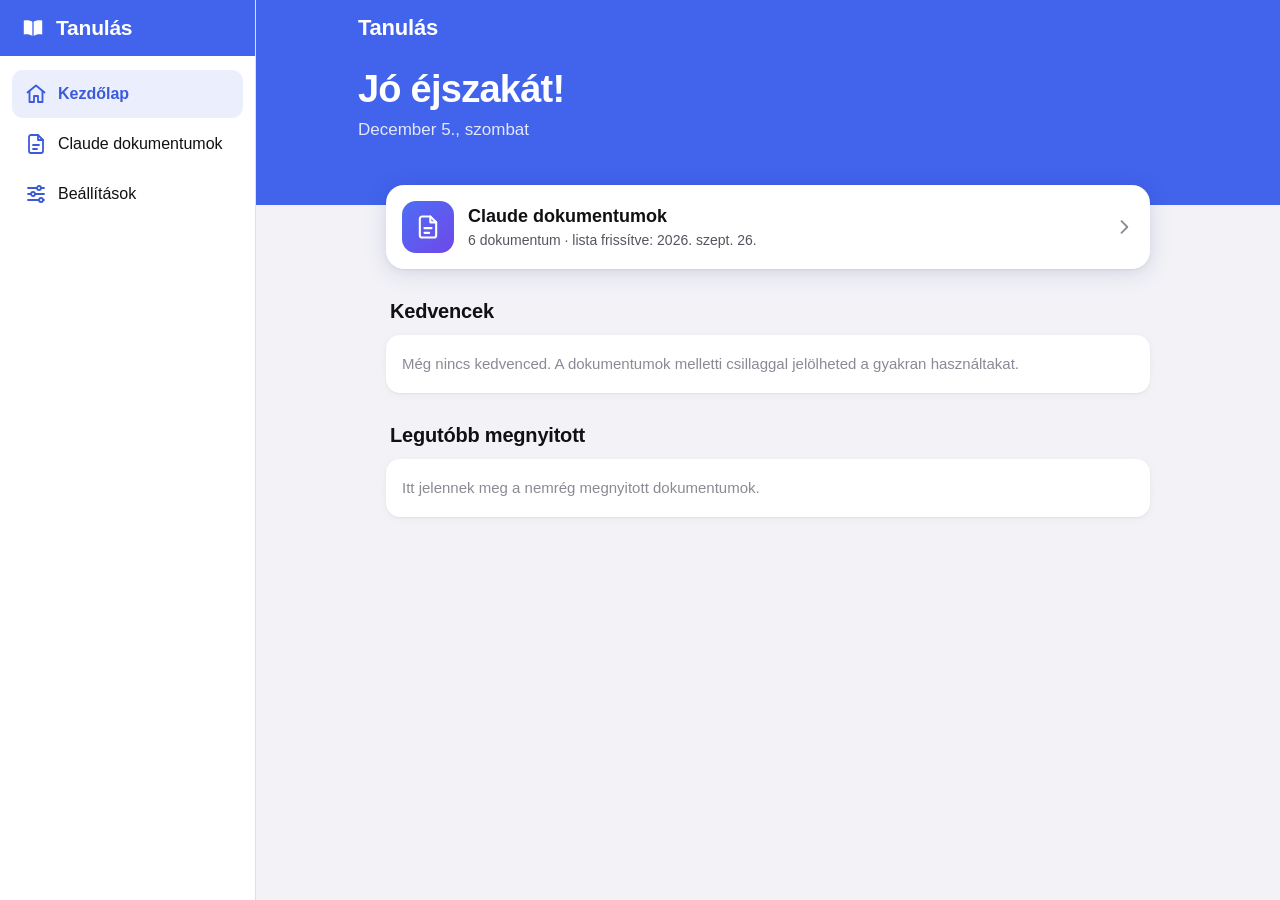
<file: index.html>
<!doctype html>
<html lang="hu">
<head>
  <meta charset="utf-8">
  <meta name="viewport" content="width=device-width, initial-scale=1, viewport-fit=cover">
  <title>Tanulás</title>
  <meta name="description" content="Tananyagok és Claude dokumentumok egy helyen.">
  <meta name="theme-color" content="#4263eb" media="(prefers-color-scheme: light)">
  <meta name="theme-color" content="#2b3a99" media="(prefers-color-scheme: dark)">
  <meta name="color-scheme" content="light dark">

  <!-- iOS / iPadOS: főképernyőre telepített, teljes képernyős web app -->
  <meta name="apple-mobile-web-app-capable" content="yes">
  <meta name="mobile-web-app-capable" content="yes">
  <meta name="apple-mobile-web-app-title" content="Tanulás">
  <meta name="apple-mobile-web-app-status-bar-style" content="black-translucent">
  <meta name="format-detection" content="telephone=no">

  <link rel="manifest" href="manifest.webmanifest">
  <link rel="icon" href="icons/favicon.svg" type="image/svg+xml">
  <link rel="icon" href="icons/icon-32.png" sizes="32x32" type="image/png">
  <link rel="apple-touch-icon" href="icons/apple-touch-icon.png" sizes="180x180">

  <!-- Indítóképek: iPhone 15 Pro Max (430×932 @3x) és iPad 5. gen (768×1024 @2x) -->
  <link rel="apple-touch-startup-image" href="splash/iphone-15-pro-max-portrait.png"
        media="screen and (device-width: 430px) and (device-height: 932px) and (-webkit-device-pixel-ratio: 3) and (orientation: portrait)">
  <link rel="apple-touch-startup-image" href="splash/iphone-15-pro-max-landscape.png"
        media="screen and (device-width: 430px) and (device-height: 932px) and (-webkit-device-pixel-ratio: 3) and (orientation: landscape)">
  <link rel="apple-touch-startup-image" href="splash/ipad-portrait.png"
        media="screen and (device-width: 768px) and (device-height: 1024px) and (-webkit-device-pixel-ratio: 2) and (orientation: portrait)">
  <link rel="apple-touch-startup-image" href="splash/ipad-landscape.png"
        media="screen and (device-width: 768px) and (device-height: 1024px) and (-webkit-device-pixel-ratio: 2) and (orientation: landscape)">

  <link rel="stylesheet" href="css/app.css">
  <script>
    // Téma beállítása még az első rajzolás előtt, hogy ne villanjon.
    try {
      var t = JSON.parse(localStorage.getItem('tanulas.theme'));
      if (t === 'light' || t === 'dark') document.documentElement.setAttribute('data-theme', t);
    } catch (e) {}
  </script>
</head>
<body>
  <div class="statusbar-bg" aria-hidden="true"></div>

  <nav class="nav" aria-label="Menü">
    <div class="nav-brand">
      <svg class="nav-logo" viewBox="0 0 24 24" aria-hidden="true"><path d="M11.4 6.2C9.5 4.9 7 4.5 3.5 5v13c3.4-.5 5.9 0 7.9 1.3zM12.6 6.2C14.5 4.9 17 4.5 20.5 5v13c-3.4-.5-5.9 0-7.9 1.3z" fill="currentColor"/></svg>
      <span>Tanulás</span>
    </div>
    <a class="nav-item" href="#/" data-route="">
      <svg viewBox="0 0 24 24" aria-hidden="true"><path d="M3.5 10.5 12 3.5l8.5 7"/><path d="M5.5 9v11h4.5v-6h4v6h4.5V9"/></svg>
      <span>Kezdőlap</span>
    </a>
    <a class="nav-item" href="#/claude" data-route="claude">
      <svg viewBox="0 0 24 24" aria-hidden="true"><path d="M14 3H7a2 2 0 0 0-2 2v14a2 2 0 0 0 2 2h10a2 2 0 0 0 2-2V8z"/><path d="M14 3v5h5M9 13h6M9 17h4"/></svg>
      <span class="nav-label-short">Claude</span><span class="nav-label-long">Claude dokumentumok</span>
    </a>
    <a class="nav-item" href="#/beallitasok" data-route="beallitasok">
      <svg viewBox="0 0 24 24" aria-hidden="true"><path d="M4 6h9M17 6h3M4 12h3M11 12h9M4 18h11M19 18h1"/><circle cx="15" cy="6" r="2"/><circle cx="9" cy="12" r="2"/><circle cx="17" cy="18" r="2"/></svg>
      <span>Beállítások</span>
    </a>
  </nav>

  <main id="view" class="main" tabindex="-1"></main>

  <dialog id="add-dialog" class="sheet" aria-labelledby="add-title">
    <form id="add-form" novalidate>
      <h2 id="add-title" class="sheet-title">Link hozzáadása</h2>
      <p class="sheet-sub">Claude Artifact vagy más dokumentum linkje. Csak ezen az eszközön tárolódik.</p>
      <label class="field">
        <span class="field-label">Cím</span>
        <input name="title" type="text" maxlength="120" autocomplete="off" enterkeyhint="next" placeholder="pl. Mechanika jegyzet">
      </label>
      <label class="field">
        <span class="field-label">Link</span>
        <span class="field-row">
          <input name="url" type="url" inputmode="url" autocomplete="off" autocapitalize="off" autocorrect="off" spellcheck="false" enterkeyhint="done" placeholder="https://claude.ai/artifact/…">
          <button type="button" class="btn-text" data-action="paste">Beillesztés</button>
        </span>
      </label>
      <p class="field-error" id="add-error" role="alert"></p>
      <div class="sheet-actions">
        <button type="button" class="btn" data-action="close-dialog">Mégse</button>
        <button type="submit" class="btn btn-primary">Hozzáadás</button>
      </div>
    </form>
  </dialog>

  <div id="toast" class="toast" role="status" aria-live="polite"></div>

  <script type="module" src="js/app.js"></script>
</body>
</html>
</file>
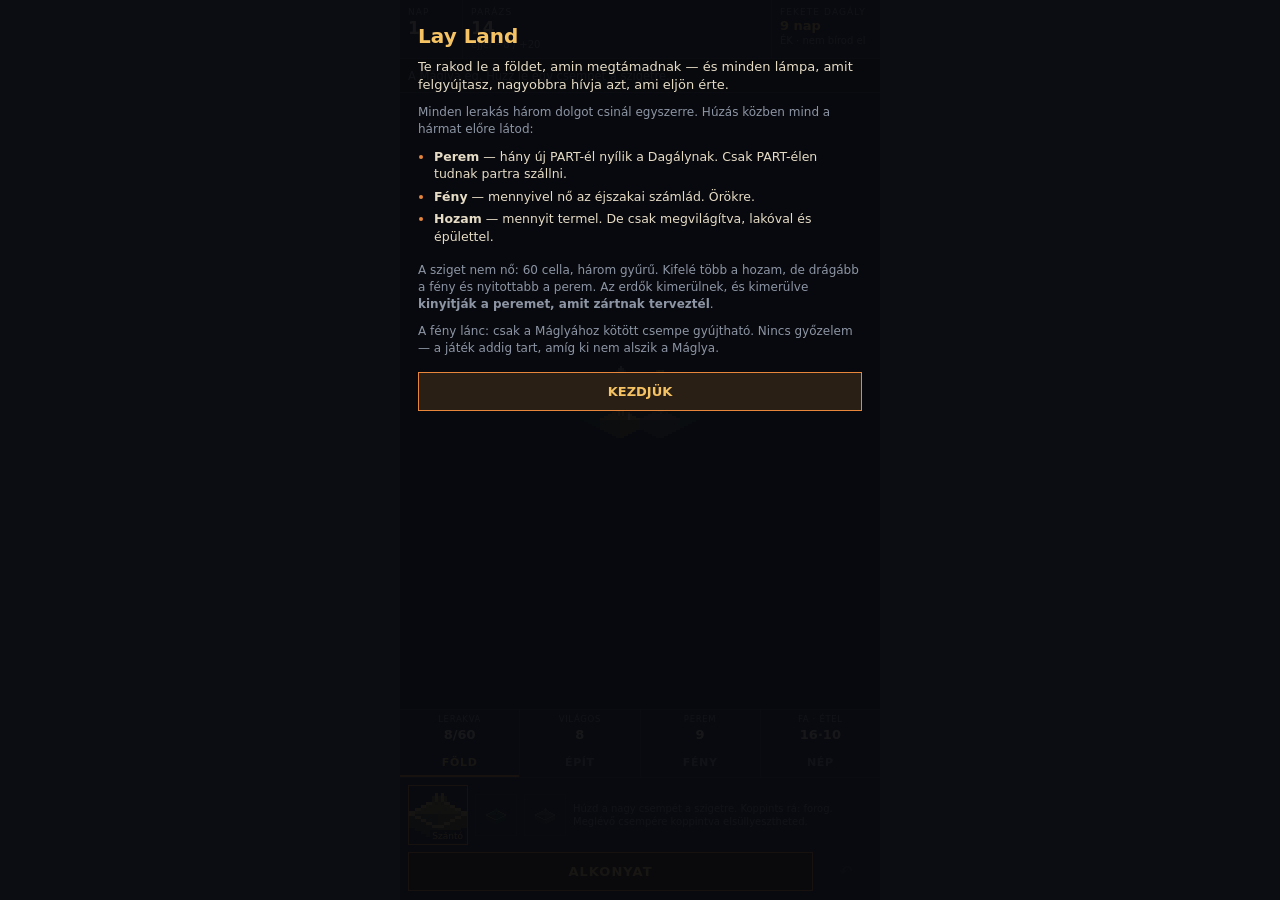
<file: docs/1HZNLhotXR7wHGXf8eRKVN/index.html>
<!doctype html><html><head><meta charset=utf8><meta name=viewport content="width=device-width,initial-scale=1"><style>:root{color-scheme:light}body{margin:0;padding:0;font:14px -apple-system,BlinkMacSystemFont,sans-serif;background:#faf9f5;color:#141413}img{max-width:100%}[hidden]:not([hidden=until-found]){display:none!important}</style></head><body>
<title>Lay Land</title>
<style>
:root{
  --void:#0B0D12; --sea:#0E131C; --panel:#141A24; --panel2:#1B2230;
  --line:#2A3341; --ember:#E8873B; --hot:#F5C264; --parch:#E6DCC6;
  --muted:#8D95A4; --moss:#7FA063; --blood:#C05650;
  color-scheme:dark;
}
*{box-sizing:border-box;-webkit-tap-highlight-color:transparent}
html,body{height:100%}
body{
  margin:0;background:var(--void);color:var(--parch);
  font-family:system-ui,-apple-system,"Segoe UI",Roboto,sans-serif;
  font-size:14px;line-height:1.4;overflow:hidden;
  user-select:none;-webkit-user-select:none;
}
#app{display:flex;flex-direction:column;height:100%;max-width:480px;margin:0 auto;position:relative}

/* ---------- fejlec ---------- */
#head{display:flex;align-items:stretch;gap:1px;background:var(--line);border-bottom:1px solid var(--line);flex:none}
.hcell{background:var(--panel);padding:6px 8px;flex:1;min-width:0}
.hlab{font-size:9px;letter-spacing:.12em;text-transform:uppercase;color:var(--muted);white-space:nowrap}
.hval{font-size:17px;font-weight:700;font-variant-numeric:tabular-nums;line-height:1.15}
.hsub{font-size:10px;color:var(--muted);font-variant-numeric:tabular-nums}
.hsub.bad{color:var(--blood)}
#hTide .hval{font-size:13px;color:var(--hot)}
#hTide.near .hval{color:var(--blood)}

/* ---------- olvasosav ---------- */
#read{flex:none;background:var(--void);padding:5px 8px;min-height:34px;display:flex;align-items:center;
  border-bottom:1px solid var(--line);font-size:11.5px;color:var(--muted)}
#read b{color:var(--parch);font-weight:600}
#read.warn{color:var(--hot)}

/* ---------- terkep ---------- */
#mapWrap{flex:1;position:relative;display:flex;align-items:center;justify-content:center;
  background:var(--sea);overflow:hidden;min-height:0}
canvas{image-rendering:pixelated;image-rendering:crisp-edges;touch-action:none;display:block}

/* lebego elonezet */
#pill{position:absolute;left:6px;right:6px;background:rgba(11,13,18,.94);border:1px solid var(--line);
  padding:6px 8px;display:none;pointer-events:none;z-index:5}
#pill.on{display:block}
#pill.dockTop{top:6px} #pill.dockBot{bottom:6px}
#pillHead{font-size:10px;color:var(--muted);letter-spacing:.06em;margin-bottom:4px;
  white-space:nowrap;overflow:hidden;text-overflow:ellipsis}
#pillRow{display:flex;gap:6px}
.pc{flex:1;text-align:center}
.pcl{font-size:9px;letter-spacing:.1em;text-transform:uppercase;color:var(--muted)}
.pcv{font-size:19px;font-weight:700;font-variant-numeric:tabular-nums;line-height:1.1}
.pc.per .pcv{color:var(--blood)} .pc.lit .pcv{color:var(--ember)} .pc.yld .pcv{color:var(--moss)}
.pc.per.good .pcv{color:var(--moss)}
#pillWarn{font-size:10.5px;color:var(--blood);margin-top:3px;min-height:13px}

/* ---------- merleg ---------- */
#bal{flex:none;display:flex;gap:1px;background:var(--line);border-top:1px solid var(--line)}
.bchip{background:var(--panel);flex:1;padding:4px 2px;text-align:center;min-width:0}
.bl{font-size:8.5px;letter-spacing:.08em;text-transform:uppercase;color:var(--muted)}
.bv{font-size:13px;font-weight:700;font-variant-numeric:tabular-nums}

/* ---------- fulek ---------- */
#tabs{flex:none;display:flex;gap:1px;background:var(--line)}
.tab{flex:1;background:var(--panel);border:none;color:var(--muted);padding:8px 2px;
  font-size:11px;font-weight:600;letter-spacing:.06em;font-family:inherit;cursor:pointer}
.tab.on{background:var(--panel2);color:var(--hot);box-shadow:inset 0 -2px 0 var(--ember)}

/* ---------- also sav ---------- */
#bottom{flex:none;background:var(--panel);border-top:1px solid var(--line);padding:7px 8px 9px;
  min-height:118px;display:flex;flex-direction:column;gap:7px}
#slots{display:flex;gap:7px;align-items:center}
.slot{width:60px;height:60px;background:var(--panel2);border:1px solid var(--line);
  position:relative;flex:none;display:flex;align-items:center;justify-content:center}
.slot.active{border-color:var(--ember)}
.slot.small{width:42px;height:42px;opacity:.6}
.slot canvas{width:100%;height:100%;object-fit:contain}
.slotCost{position:absolute;bottom:1px;right:2px;font-size:9px;color:var(--hot);
  font-variant-numeric:tabular-nums;background:rgba(11,13,18,.8);padding:0 2px}
#slotHint{font-size:10px;color:var(--muted);flex:1;line-height:1.3}

#builds{display:flex;gap:6px}
.bbtn{flex:1;background:var(--panel2);border:1px solid var(--line);color:var(--parch);
  padding:6px 3px;font-size:10.5px;font-family:inherit;cursor:pointer;line-height:1.25}
.bbtn .bn{font-weight:700;display:block;font-size:11px}
.bbtn .bc{color:var(--muted);font-size:9.5px;font-variant-numeric:tabular-nums}
.bbtn.on{border-color:var(--ember);background:#241d16;color:var(--hot)}
.bbtn:disabled{opacity:.35;cursor:default}

#duskRow{display:flex;gap:7px;align-items:stretch}
#dusk{flex:1;background:#2a1f14;border:1px solid var(--ember);color:var(--hot);
  padding:11px 8px;font-size:13px;font-weight:700;letter-spacing:.08em;
  font-family:inherit;cursor:pointer}
#dusk:active{background:#3a2a18}
#undo{width:52px;background:var(--panel2);border:1px solid var(--line);color:var(--muted);
  font-size:16px;font-family:inherit;cursor:pointer}
#undo:disabled{opacity:.3}

/* nep lista */
#people{display:none;flex-direction:column;gap:4px;max-height:150px;overflow-y:auto}
#people.on{display:flex}
.prow{display:flex;align-items:center;gap:6px;background:var(--panel2);border:1px solid var(--line);padding:4px 6px}
.pname{flex:1;font-size:11.5px;min-width:0;overflow:hidden;text-overflow:ellipsis;white-space:nowrap}
.pname small{color:var(--muted);font-size:10px}
.pmode{display:flex;gap:0}
.pm{background:var(--panel);border:1px solid var(--line);color:var(--muted);
  font-size:9.5px;padding:3px 5px;font-family:inherit;cursor:pointer}
.pm.on{background:var(--ember);color:#12100c;border-color:var(--ember);font-weight:700}

/* ---------- modal ---------- */
#modal{position:absolute;inset:0;background:rgba(8,9,13,.93);z-index:20;
  display:none;flex-direction:column;padding:22px 18px;overflow-y:auto}
#modal.on{display:flex}
#modal h2{font-size:20px;margin:0 0 8px;color:var(--hot);font-weight:800}
#modal p{margin:0 0 10px;font-size:13px;color:var(--parch)}
#modal .dim{color:var(--muted);font-size:12px}
#modal ul{margin:0 0 12px;padding-left:16px;font-size:12.5px;color:var(--parch)}
#modal li{margin-bottom:5px}
#modal li::marker{color:var(--ember)}
#modal button{background:#2a1f14;border:1px solid var(--ember);color:var(--hot);
  padding:11px;font-size:13px;font-weight:700;font-family:inherit;cursor:pointer;margin-top:6px}
#chron{font-size:11.5px;color:var(--muted);line-height:1.5;margin-bottom:12px}
#chron b{color:var(--parch)}
.statRow{display:flex;gap:10px;margin-bottom:12px}
.statBox{flex:1;background:var(--panel);border:1px solid var(--line);padding:8px;text-align:center}
.statBox .sv{font-size:22px;font-weight:800;color:var(--hot);font-variant-numeric:tabular-nums}
.statBox .sl{font-size:9.5px;text-transform:uppercase;letter-spacing:.08em;color:var(--muted)}
</style>

<div id="app">
  <div id="head">
    <div class="hcell" style="flex:0 0 62px">
      <div class="hlab">Nap</div><div class="hval" id="hDay">1</div>
    </div>
    <div class="hcell">
      <div class="hlab">Parázs</div>
      <div class="hval" id="hEmber">0</div>
      <div class="hsub" id="hNight">éjjel −0</div>
    </div>
    <div class="hcell" id="hTide" style="flex:0 0 108px">
      <div class="hlab">Fekete Dagály</div>
      <div class="hval" id="hTideV">—</div>
      <div class="hsub" id="hTideS"></div>
    </div>
  </div>

  <div id="read">A Máglya ég. Húzz le egy csempét a szigetre.</div>

  <div id="mapWrap">
    <canvas id="map"></canvas>
    <div id="pill" class="dockTop">
      <div id="pillHead"></div>
      <div id="pillRow">
        <div class="pc per"><div class="pcl">Perem</div><div class="pcv" id="pvPer">0</div></div>
        <div class="pc lit"><div class="pcl">Fény</div><div class="pcv" id="pvLit">0</div></div>
        <div class="pc yld"><div class="pcl">Hozam</div><div class="pcv" id="pvYld">0</div></div>
      </div>
      <div id="pillWarn"></div>
    </div>
  </div>

  <div id="bal">
    <div class="bchip"><div class="bl">Lerakva</div><div class="bv" id="bPlaced">0/60</div></div>
    <div class="bchip"><div class="bl">Világos</div><div class="bv" id="bLit">0</div></div>
    <div class="bchip"><div class="bl">Perem</div><div class="bv" id="bPer">0</div></div>
    <div class="bchip"><div class="bl">Fa · Étel</div><div class="bv" id="bRes">0·0</div></div>
  </div>

  <div id="tabs">
    <button class="tab on" data-mode="fold">FÖLD</button>
    <button class="tab" data-mode="epit">ÉPÍT</button>
    <button class="tab" data-mode="feny">FÉNY</button>
    <button class="tab" data-mode="nep">NÉP</button>
  </div>

  <div id="bottom">
    <div id="slots">
      <div class="slot active" id="slot0"><canvas width="40" height="40"></canvas><div class="slotCost" id="cost0"></div></div>
      <div class="slot small" id="slot1"><canvas width="40" height="40"></canvas></div>
      <div class="slot small" id="slot2"><canvas width="40" height="40"></canvas></div>
      <div id="slotHint">Húzd a nagy csempét a szigetre. Koppints rá: forog.</div>
    </div>

    <div id="builds">
      <button class="bbtn" data-b="KUNYHO"><span class="bn">Kunyhó</span><span class="bc">6 fa · +2 lakó</span></button>
      <button class="bbtn" data-b="VETES"><span class="bn">Vetés</span><span class="bc">4 fa · étel</span></button>
      <button class="bbtn" data-b="FAVAGO"><span class="bn">Favágó</span><span class="bc">4 fa · fa</span></button>
      <button class="bbtn" id="maglyaBtn"><span class="bn">Máglya</span><span class="bc" id="maglyaCost">—</span></button>
    </div>

    <div id="people"></div>

    <div id="duskRow">
      <button id="dusk">ALKONYAT</button>
      <button id="undo" title="Visszavonás">↶</button>
    </div>
  </div>

  <div id="modal"></div>
</div>

<script>
"use strict";
/* ============================================================
   LAY LAND — vertical slice
   8x8 racs, 2x2 Maglya kozepen, harom gyuru (12/20/28) = 60 cella.
   Kor-alapu, vegtelen. A jatek addig tart, amig ki nem alszik a Maglya.
   ============================================================ */

/* ---------- geometria ---------- */
const N = 8, TW = 20, TH = 10, THICK = 5;   // csempe alap-pixelben
const PAD = 6;
const BW = N * TW + PAD * 2;                 // 172
const BH = (N - 1) * TH + TH + THICK + PAD * 2; // 96
const ORIGIN_X = BW / 2, ORIGIN_Y = PAD + 2;

const cx = (c, r) => ORIGIN_X + (c - r) * (TW / 2);
const cy = (c, r) => ORIGIN_Y + (c + r) * (TH / 2);

/* Chebyshev-gyuru a 2x2-es Maglyatol: 0 = Maglya, 1/2/3 = 12/20/28 cella */
function ring(c, r) {
  const dc = c < 3 ? 3 - c : (c > 4 ? c - 4 : 0);
  const dr = r < 3 ? 3 - r : (r > 4 ? r - 4 : 0);
  return Math.max(dc, dr);
}
const isMaglya = (c, r) => ring(c, r) === 0;
const inGrid = (c, r) => c >= 0 && c < N && r >= 0 && r < N;

/* ---------- csempetipusok ----------
   elek sorrendje: [E(K), S(D), W(NY), N(E)] a racs szerint, forgatas jobbra lepteti */
const T = {
  SZANTO:   { nev:"Szántó",      el:["PART","PART","PART","PART"],    term:"etel", top:"#8a7d3a", dark:"#2b2d31", spr:"crop" },
  RENGETEG: { nev:"Rengeteg",    el:["SZIKLA","PART","SZIKLA","PART"],term:"fa",   top:"#3d6b3f", dark:"#232a28", spr:"tree", keszlet:30 },
  KOGERINC: { nev:"Kőgerinc",    el:["SZIKLA","SZIKLA","SZIKLA","SZIKLA"], term:null, top:"#6b6a63", dark:"#2a2b2e", spr:"rock" },
  FOLYOAG:  { nev:"Folyóág",     el:["VIZ","PART","VIZ","PART"],      term:null,   top:"#3a6a8a", dark:"#232a33", spr:null },
  HAMVADT:  { nev:"Hamvadt föld",el:["PART","PART","PART","PART"],    term:null,   top:"#5a4a3e", dark:"#2a2523", spr:null, olcso:true },
  SIRHALOM: { nev:"Sírhalom",    el:["PART","PART","PART","PART"],    term:"parazs",top:"#5a4560",dark:"#292430", spr:"barrow" },
  HAMU:     { nev:"Hamu",        el:["PART","PART","PART","PART"],    term:null,   top:"#4a4a48", dark:"#26262a", spr:null, olcso:true },
};

const EDGE_COL = { PART:"#c9a86a", VIZ:"#4a8fc0", SZIKLA:"#8d8d86" };

/* forgatott elek — a forgatas jobbra lepteti az eltombot */
function edgesOf(cell) {
  const base = T[cell.t].el, o = cell.rot & 3, out = [];
  for (let i = 0; i < 4; i++) out.push(base[((i - o) % 4 + 4) % 4]);
  return out;
}
/* iranyok: 0=K(+c) 1=D(+r) 2=NY(-c) 3=E(-r) */
const DIRS = [[1,0],[0,1],[-1,0],[0,-1]];

/* ---------- allapot ---------- */
let S = null;

const NEVEK = ["Bede","Csenge","Hedvig","Márk","Ilka","Bertalan","Vajk","Zsófi","Örs","Anna",
  "Gellért","Réka","Bodor","Tekla","Zalán","Dorka","Iván","Sára","Ders","Emese",
  "Kende","Villő","Botond","Hanga","Levente","Gyöngyi","Zsombor","Piroska","Csanád","Rozál"];
const VONAS = ["éber","makacs","fázós","gyors kezű","babonás","hallgatag","türelmes","sebhelyes"];

/* determinisztikus PRNG — a mentes/visszatoltes reprodukalhato legyen */
let seed = 1;
function rnd() { seed = (seed * 1103515245 + 12345) & 0x7fffffff; return seed / 0x7fffffff; }
const pick = a => a[Math.floor(rnd() * a.length)];

function ujKeszlet(era) {
  /* a keszlet sotetedik: egyre tobb Hamvadt / Sirhalom */
  const mix = era <= 0 ? { SZANTO:7, RENGETEG:7, KOGERINC:4, FOLYOAG:3, HAMVADT:2, SIRHALOM:1 }
            : era === 1 ? { SZANTO:5, RENGETEG:5, KOGERINC:4, FOLYOAG:2, HAMVADT:4, SIRHALOM:4 }
            :             { SZANTO:3, RENGETEG:3, KOGERINC:3, FOLYOAG:1, HAMVADT:6, SIRHALOM:8 };
  const d = [];
  for (const k in mix) for (let i = 0; i < mix[k]; i++) d.push(k);
  for (let i = d.length - 1; i > 0; i--) { const j = Math.floor(rnd() * (i + 1)); [d[i], d[j]] = [d[j], d[i]]; }
  return d;
}

function ujJatek() {
  seed = 12345;
  S = {
    nap: 1, parazs: 14, fa: 16, etel: 10,
    grid: Array.from({ length: N }, () => Array(N).fill(null)),
    lakok: [], keszlet: [], slots: [], era: 0, huzasok: 0,
    maglyaSzint: 1, lang: 5, ehseg: 0,
    dagalyok: 0, kovDagaly: 10, dagalyIrany: "ÉK",
    naplo: [], kronika: [], vege: false,
    hamuVar: 0, elsoVetes: [], sullyesztettMa: false, tettMa: false,
    undo: null, nevIdx: 0,
  };
  /* kezdosziget: Maglya + 8 csempe az 1. gyuruben */
  const start = [[3,2,"SZANTO"],[4,2,"RENGETEG"],[5,3,"RENGETEG"],[5,4,"KOGERINC"],
                 [4,5,"SZANTO"],[3,5,"RENGETEG"],[2,4,"SZANTO"],[2,3,"KOGERINC"]];
  for (const [c, r, t] of start) S.grid[r][c] = ujCella(t, 0, true);
  for (let i = 0; i < 5; i++) ujLako();
  /* Jaro motorral indulunk: ket vetes es ket favago, negy lakoval rajtuk.
     Nulla epulettel a jatekosnak a semmibol kellene bootstrapelnie, mikozben
     a Maglya mar eszi a fat — az elso tiz kor igy nem dontes, hanem kapaszkodas. */
  const kezdoEp = [[3,2,"VETES"],[4,5,"VETES"],[4,2,"FAVAGO"],[5,3,"FAVAGO"]];
  kezdoEp.forEach(([c, r, ep], i) => {
    S.grid[r][c].ep = ep;
    if (S.lakok[i]) { S.lakok[i].cell = [c, r]; S.grid[r][c].lako = i; }
  });
  S.keszlet = ujKeszlet(0);
  for (let i = 0; i < 3; i++) S.slots.push(huz());
  naplo("A Máglya ég. Nyolc csempéd van, és tizennyolc napod az első Dagályig.");
}

function ujCella(t, rot, lit) {
  return { t, rot: rot | 0, lit: !!lit, ep: null, lako: null, korom: 0,
           keszlet: T[t].keszlet || 0, vetesJar: false };
}
function ujLako() {
  if (S.lakok.length >= 12) return null;
  const nev = NEVEK[S.nevIdx % NEVEK.length]; S.nevIdx++;
  const l = { nev, vonas: pick(VONAS), mod: "termel", cell: null };
  S.lakok.push(l); return l;
}
function huz() {
  if (!S.keszlet.length) { S.era++; S.keszlet = ujKeszlet(S.era); }
  S.huzasok++;
  if (S.hamuVar > 0 && S.huzasok % 3 === 0) { S.hamuVar--; return { t:"HAMU", rot:0 }; }
  return { t: S.keszlet.shift(), rot: 0 };
}

/* ---------- szabalyok ---------- */
const at = (c, r) => (inGrid(c, r) ? S.grid[r][c] : null);
const foglalt = (c, r) => isMaglya(c, r) || !!at(c, r);

function lerakhato(c, r) {
  if (!inGrid(c, r) || foglalt(c, r)) return false;
  for (const [dc, dr] of DIRS) if (foglalt(c + dc, r + dr)) return true;
  return false;
}
const lerakAr = (c, r, t) => {
  const g = ring(c, r);
  return T[t].olcso ? [0, 3, 4, 5][g] : [0, 5, 7, 9][g];
};
const fenyDij = (c, r) => ring(c, r);           // 1 / 2 / 3 parazs / ej
const elsoVetesErtek = g => [0, 7, 10, 13][g];

/* perem: a sziget hatarara eso PART el = ellenseges belepo-lane */
function peremLanek(grid) {
  let n = 0;
  for (let r = 0; r < N; r++) for (let c = 0; c < N; c++) {
    const cell = grid[r][c]; if (!cell) continue;
    const e = edgesOf(cell);
    for (let d = 0; d < 4; d++) {
      const nc = c + DIRS[d][0], nr = r + DIRS[d][1];
      const szomszed = isMaglya(nc, nr) || (inGrid(nc, nr) && grid[nr][nc]);
      if (!szomszed && e[d] === "PART") n++;
    }
  }
  return n;
}

/* fenylanc: a Maglyatol ortogonalisan osszefuggo, vilagos csempek */
function fenyLancFrissit() {
  const lit = S.grid.map(row => row.map(x => x && x.lit));
  const ok = Array.from({ length: N }, () => Array(N).fill(false));
  const q = [];
  for (let r = 0; r < N; r++) for (let c = 0; c < N; c++) if (isMaglya(c, r)) q.push([c, r]);
  while (q.length) {
    const [c, r] = q.pop();
    for (const [dc, dr] of DIRS) {
      const nc = c + dc, nr = r + dr;
      if (!inGrid(nc, nr) || ok[nr][nc]) continue;
      if (lit[nr] && lit[nr][nc]) { ok[nr][nc] = true; q.push([nc, nr]); }
    }
  }
  let valt = 0;
  for (let r = 0; r < N; r++) for (let c = 0; c < N; c++) {
    const cell = S.grid[r][c];
    if (cell && cell.lit && !ok[r][c]) { cell.lit = false; valt++; }
  }
  return valt;
}
function gyujthato(c, r) {
  for (const [dc, dr] of DIRS) {
    const nc = c + dc, nr = r + dr;
    if (isMaglya(nc, nr)) return true;
    const s = at(nc, nr); if (s && s.lit) return true;
  }
  return false;
}

function osszes() {
  let placed = 0, lit = 0, fenyszamla = 0, hozamFa = 0, hozamEtel = 0, hozamPar = 0, sotet = 0;
  for (let r = 0; r < N; r++) for (let c = 0; c < N; c++) {
    const cell = S.grid[r][c]; if (!cell) continue;
    placed++;
    if (cell.lit) { lit++; fenyszamla += fenyDij(c, r); } else sotet++;
    const p = termel(cell, c, r);
    hozamFa += p.fa; hozamEtel += p.etel; hozamPar += p.parazs;
  }
  return { placed, lit, sotet, fenyszamla, hozamFa, hozamEtel, hozamPar,
           perem: peremLanek(S.grid) };
}

/* egy csempe termelese: kell fény + lako "termel" modban + (a tipushoz illo epulet) */
function termel(cell, c, r) {
  const z = { fa: 0, etel: 0, parazs: 0 };
  if (!cell.lit || cell.korom >= 3) return z;
  const lako = cell.lako !== null ? S.lakok[cell.lako] : null;
  if (!lako || lako.mod !== "termel") return z;
  const g = ring(c, r);
  const t = T[cell.t];
  /* alap + gyuru: a hozam kifele no, de a belso gyuru is eltart egy embert.
     (Tiszta gyuru-aranyos hozammal az 1. gyuru netto nulla: a rajta dolgozo
      lakó pont annyit eszik, amennyit termel — a gazdasag el sem indul.) */
  if (t.term === "fa" && cell.ep === "FAVAGO" && cell.keszlet > 0) z.fa = 2 + g;
  else if (t.term === "etel" && cell.ep === "VETES") z.etel = 2 + g;
  else if (t.term === "parazs") z.parazs = 2;
  return z;
}

/* Kanon: alap 8/14/20/26/32, 1 Fa = 3 Parazs, fa-plafon 4/6/8/10/12.
   Maximalis bevetel szintenkent 20/32/44/56/68 — a teljes tabla fenye 136. */
const maglyaAlap = () => [0, 8, 14, 20, 26, 32][S.maglyaSzint];
const faPlafon  = () => [0, 4, 6, 8, 10, 12][S.maglyaSzint];
const MAGLYA_AR = [0, 0, 20, 40, 70, 110];
const maglyaAra = () => (S.maglyaSzint >= 5 ? null : MAGLYA_AR[S.maglyaSzint + 1]);

function maglyaFejleszt() {
  const ar = maglyaAra();
  if (ar === null) { olvas("A Máglya a legmagasabb szinten ég."); return; }
  if (S.fa < ar) { olvas("A Máglya fejlesztése " + ar + " fa (most " + S.fa + ").", true); return; }
  kerdez("Máglya " + (S.maglyaSzint + 1) + ". szint", [
    "!Ár: " + ar + " fa",
    "Éjszakai alaptermelés " + maglyaAlap() + " → " + [0,8,14,20,26,32][S.maglyaSzint+1] + " ✦.",
    "Elégethető fa " + faPlafon() + " → " + [0,4,6,8,10,12][S.maglyaSzint+1] + " / kör.",
  ], () => {
    mentUndo();
    S.fa -= ar; S.maglyaSzint++;
    olvas("A Máglya magasabbra csap. " + S.maglyaSzint + ". szint.");
    kronika("A Máglya " + S.maglyaSzint + ". szintre nőtt.");
    ui();
  }, "FEJLESZT");
}
const parazsPlafon = () => Math.min(140, 20 + 2 * osszes().lit);

function dagalyEro() {
  const o = osszes();
  /* Harom forras: a lezajlott Dagalyok, a lerakott fold, es a soteten hagyott csempek.
     A sotet tag felezve — teljes sullyal az elso hullam mar tanitas helyett buntetne. */
  return 6 + 3 * S.dagalyok + Math.floor(o.placed / 4) + Math.floor(o.sotet / 2);
}
function dagalySav() {
  const e = dagalyEro(), v = orokSzama() * 3;
  if (v >= e) return "megtartható";
  if (v >= e * 0.6) return "szűkös";
  return "nem bírod el";
}
const orokSzama = () => S.lakok.filter(l => l.mod === "orkodik").length;

function naplo(s) { S.naplo.push(s); if (S.naplo.length > 4) S.naplo.shift(); }
function kronika(s) { S.kronika.push("Nap " + S.nap + " — " + s); }

/* ---------- pixel-rajz ---------- */
const SPR = {
  tree:  { p:{ "1":"#2a1c10", "2":"#2f5a34", "3":"#417a46" },
           d:["..3..",".232.","23332",".232.","..1..","..1.."] },
  crop:  { p:{ "1":"#7a6a2a", "2":"#c9b04e" },
           d:[".2.2.","12121","12121",".1.1."] },
  rock:  { p:{ "1":"#4a4a45", "2":"#7d7d74", "3":"#9a9a90" },
           d:["..3..",".232.","12221","11211"] },
  barrow:{ p:{ "1":"#3a2f42", "2":"#6a5a78", "3":"#a892c0" },
           d:["..3..",".212.","12221","11111"] },
  hut:   { p:{ "1":"#3a2417", "2":"#6b4a2c", "3":"#8a6238", "4":"#c9a86a" },
           d:["..3..",".333.","33333",".121.",".141.",".111."] },
};

let mapCv, mapCtx, off, octx, scale = 2;

function initCanvas() {
  mapCv = document.getElementById("map");
  mapCtx = mapCv.getContext("2d");
  off = document.createElement("canvas"); off.width = BW; off.height = BH;
  octx = off.getContext("2d");
  resize();
  addEventListener("resize", resize);
}
function resize() {
  const wrap = document.getElementById("mapWrap");
  const aw = wrap.clientWidth - 8, ah = wrap.clientHeight - 8;
  scale = Math.max(1, Math.floor(Math.min(aw / BW, ah / BH)));
  mapCv.width = BW; mapCv.height = BH;
  mapCv.style.width = (BW * scale) + "px";
  mapCv.style.height = (BH * scale) + "px";
  mapCtx.imageSmoothingEnabled = false;
  draw();
}

function px(ctx, x, y, w, h, col) { ctx.fillStyle = col; ctx.fillRect(x | 0, y | 0, w, h); }

function blit(ctx, spr, x, y) {
  const s = SPR[spr]; if (!s) return;
  for (let r = 0; r < s.d.length; r++) for (let c = 0; c < s.d[r].length; c++) {
    const ch = s.d[r][c]; if (ch === ".") continue;
    px(ctx, x + c, y + r, 1, 1, s.p[ch]);
  }
}

/* 2:1 izometrikus rombusz felso lapja */
function diamond(ctx, sx, sy, col, ditherCol) {
  for (let y = 0; y < TH; y++) {
    const hw = y < TH / 2 ? (y + 1) * 2 : (TH - y) * 2;
    px(ctx, sx + TW / 2 - hw, sy + y, hw * 2, 1, col);
    if (ditherCol) for (let x = -hw; x < hw; x++)
      if (((sx + TW / 2 + x) + (sy + y) * 2) % 7 === 0) px(ctx, sx + TW / 2 + x, sy + y, 1, 1, ditherCol);
  }
}
function sides(ctx, sx, sy, colL, colR) {
  for (let y = 0; y < TH / 2; y++) {
    const hw = (TH / 2 - y) * 2;
    px(ctx, sx + TW / 2 - hw, sy + TH / 2 + y, hw, THICK, colL);
    px(ctx, sx + TW / 2,      sy + TH / 2 + y, hw, THICK, colR);
  }
}
function shade(hex, f) {
  const n = parseInt(hex.slice(1), 16);
  const r = Math.min(255, Math.max(0, ((n >> 16) & 255) * f)) | 0;
  const g = Math.min(255, Math.max(0, ((n >> 8) & 255) * f)) | 0;
  const b = Math.min(255, Math.max(0, (n & 255) * f)) | 0;
  return "#" + ((1 << 24) | (r << 16) | (g << 8) | b).toString(16).slice(1);
}

let flick = 0;
function draw() {
  if (!S) return;
  octx.clearRect(0, 0, BW, BH);
  px(octx, 0, 0, BW, BH, "#0E131C");

  const order = [];
  for (let r = 0; r < N; r++) for (let c = 0; c < N; c++) order.push([c, r]);
  order.sort((a, b) => (a[0] + a[1]) - (b[0] + b[1]));

  /* ervenyes cellak jelolese huzas kozben */
  const dragging = drag.on;

  for (const [c, r] of order) {
    const x = cx(c, r) - TW / 2, y = cy(c, r);
    if (isMaglya(c, r)) { if (c === 3 && r === 3) drawMaglya(x, y); continue; }
    const cell = S.grid[r][c];
    if (!cell) {
      if (dragging && lerakhato(c, r)) {
        /* ervenyes ures cella: halvany keret */
        diamond(octx, x, y, "#1b2635", null);
        outline(octx, x, y, "#39516e");
      }
      continue;
    }
    const t = T[cell.t];
    let top = cell.lit ? t.top : t.dark;
    if (cell.korom >= 3) top = shade(top, 0.6);
    if (dragging) top = shade(top, 0.55);
    diamond(octx, x, y, top, shade(top, 0.88));
    sides(octx, x, y, shade(top, 0.55), shade(top, 0.72));

    /* korom-rovatkak bal also sarok */
    for (let i = 0; i < Math.min(cell.korom, 6); i++)
      px(octx, x + 2 + i * 2, y + TH - 2, 1, 2, "#151318");

    if (!dragging) {
      if (cell.ep === "KUNYHO") blit(octx, "hut", x + TW / 2 - 2, y - 4);
      else if (cell.ep === "VETES") blit(octx, "crop", x + TW / 2 - 2, y);
      else if (cell.ep === "FAVAGO") blit(octx, "tree", x + TW / 2 - 2, y - 3);
      else if (t.spr) blit(octx, t.spr, x + TW / 2 - 2, y - 2);
      /* lako-figura */
      if (cell.lako !== null) {
        const l = S.lakok[cell.lako];
        const col = l.mod === "orkodik" ? "#C05650" : l.mod === "tisztit" ? "#4a8fc0" : "#E6DCC6";
        px(octx, x + TW / 2 + 4, y + 2, 1, 3, col);
        px(octx, x + TW / 2 + 4, y + 1, 1, 1, "#c9a86a");
      }
      /* kimerulo forras jelzes */
      if (cell.keszlet > 0 && cell.keszlet <= 6) px(octx, x + TW - 5, y + 2, 2, 2, "#C05650");
    }
    /* el-szinek huzas kozben */
    if (dragging) drawEdges(octx, c, r, cell);
  }

  /* szellemcsempe */
  if (dragging && drag.cell) {
    const [c, r] = drag.cell;
    const x = cx(c, r) - TW / 2, y = cy(c, r);
    const t = T[drag.tile.t];
    diamond(octx, x, y, t.top, null);
    sides(octx, x, y, shade(t.top, .55), shade(t.top, .72));
    drawEdges(octx, c, r, drag.tile, true);
  }

  mapCtx.clearRect(0, 0, BW, BH);
  mapCtx.drawImage(off, 0, 0);
}

function outline(ctx, x, y, col) {
  for (let y2 = 0; y2 < TH; y2++) {
    const hw = y2 < TH / 2 ? (y2 + 1) * 2 : (TH - y2) * 2;
    px(ctx, x + TW / 2 - hw, y + y2, 1, 1, col);
    px(ctx, x + TW / 2 + hw - 1, y + y2, 1, 1, col);
  }
}
/* A rombusz csucsai (lokalisan): felso (TW/2,0), jobb (TW,TH/2), also (TW/2,TH), bal (0,TH/2).
   Iranyok kepernyore: +c = le-jobbra, +r = le-balra, -c = fel-balra, -r = fel-jobbra.
   Ezert d=0 a jobb-also el, d=1 a bal-also, d=2 a bal-felso, d=3 a jobb-felso. */
function edgePixel(d, i) {
  if (d === 0) return [TW - 2 - i * 2, TH / 2 + i];       // K  -> jobb-also
  if (d === 1) return [TW / 2 - 2 - i * 2, TH - 1 - i];   // D  -> bal-also
  if (d === 2) return [i * 2, TH / 2 - 1 - i];            // NY -> bal-felso
  return [TW / 2 + i * 2, i];                             // E  -> jobb-felso
}
/* a rombusz negy elenek szinezese: PART / VIZ / SZIKLA */
function drawEdges(ctx, c, r, cell, keret) {
  const e = edgesOf(cell);
  const x = cx(c, r) - TW / 2, y = cy(c, r);
  for (let d = 0; d < 4; d++) {
    const nc = c + DIRS[d][0], nr = r + DIRS[d][1];
    const van = isMaglya(nc, nr) || (inGrid(nc, nr) && S.grid[nr][nc]);
    if (van && !keret) continue;                   // csak a szabad elek szamitanak
    const col = EDGE_COL[e[d]];
    for (let i = 0; i < TH / 2; i++) {
      const [ox, oy] = edgePixel(d, i);
      px(ctx, x + ox, y + oy, 2, 1, col);
    }
  }
}

function drawMaglya(x, y) {
  /* 2x2-es blokk kozepe */
  const bx = x, by = y;
  for (let r = 0; r < 2; r++) for (let c = 0; c < 2; c++) {
    const px0 = cx(3 + c, 3 + r) - TW / 2, py0 = cy(3 + c, 3 + r);
    diamond(octx, px0, py0, "#3a3128", "#2e271f");
    sides(octx, px0, py0, "#231d17", "#2c251d");
  }
  const fx = cx(4, 4) - TW / 2 - 6, fy = cy(3, 3) + 1;
  const f = Math.floor(flick) % 2;
  const flame = ["#E8873B", "#F5C264"];
  px(octx, fx + 5, fy + 6, 6, 2, "#4a3527");
  px(octx, fx + 6, fy + 3 + f, 4, 3, flame[0]);
  px(octx, fx + 7, fy + 1 + f, 2, 3, flame[1]);
  px(octx, fx + 7, fy - 1 + f, 1, 2, "#fbe6b0");
  /* lang-allapot */
  for (let i = 0; i < 5; i++)
    px(octx, fx + 4 + i * 2, fy + 9, 1, 2, i < S.lang ? "#E8873B" : "#2a2b2e");
}

/* ---------- interakcio ---------- */
let mode = "fold";
let selBuild = null;
const drag = { on:false, tile:null, cell:null, from:0 };

function pointToCell(px0, py0) {
  /* kepernyo -> alap-pixel -> racs (kozelito rombusz-teszt + hiszterezis nelkul) */
  const rect = mapCv.getBoundingClientRect();
  const bx = (px0 - rect.left) / scale, by = (py0 - rect.top) / scale;
  const fx = bx - ORIGIN_X, fy = by - ORIGIN_Y - TH / 2;
  const c = Math.round((fx / (TW / 2) + fy / (TH / 2)) / 2);
  const r = Math.round((fy / (TH / 2) - fx / (TW / 2)) / 2);
  return inGrid(c, r) ? [c, r] : null;
}

function setupInput() {
  const slot0 = document.getElementById("slot0");
  let downT = 0, moved = false, startX = 0, startY = 0;

  slot0.addEventListener("pointerdown", e => {
    if (S.vege || mode !== "fold") return;
    slot0.setPointerCapture(e.pointerId);
    downT = Date.now(); moved = false; startX = e.clientX; startY = e.clientY;
  });
  slot0.addEventListener("pointermove", e => {
    if (!downT) return;
    if (!moved && Math.hypot(e.clientX - startX, e.clientY - startY) > 8) {
      moved = true; drag.on = true; drag.tile = S.slots[0]; drag.cell = null;
      document.getElementById("pill").classList.add("on");
    }
    if (moved) updateDrag(e);
  });
  slot0.addEventListener("pointerup", e => {
    if (!downT) return;
    if (!moved && Date.now() - downT < 400) { S.slots[0].rot = (S.slots[0].rot + 1) & 3; renderSlots(); draw(); }
    else if (moved) dropTile();
    downT = 0; moved = false; endDrag();
  });
  slot0.addEventListener("pointercancel", () => { downT = 0; moved = false; endDrag(); });

  mapCv.addEventListener("pointerdown", e => {
    if (S.vege) return;
    const cell = pointToCell(e.clientX, e.clientY);
    if (cell) mapTap(cell[0], cell[1]);
  });

  document.querySelectorAll(".tab").forEach(t => t.onclick = () => {
    mode = t.dataset.mode; selBuild = null;
    document.querySelectorAll(".tab").forEach(x => x.classList.toggle("on", x === t));
    ui();
  });
  document.querySelectorAll(".bbtn").forEach(b => {
    if (b.id === "maglyaBtn") { b.onclick = maglyaFejleszt; return; }
    b.onclick = () => { selBuild = selBuild === b.dataset.b ? null : b.dataset.b; ui(); };
  });
  document.getElementById("dusk").onclick = alkonyat;
  document.getElementById("undo").onclick = visszavon;
}

function updateDrag(e) {
  const OFF = e.pointerType === "touch" ? 110 : 24;   // a szellem az UJJ FOLOTT
  const c = pointToCell(e.clientX, e.clientY - OFF);
  drag.cell = (c && lerakhato(c[0], c[1])) ? c : null;
  pill();
  draw();
}
function endDrag() {
  drag.on = false; drag.cell = null;
  document.getElementById("pill").classList.remove("on");
  draw();
}

/* a harom szam elonezete */
function pill() {
  const p = document.getElementById("pill");
  const head = document.getElementById("pillHead");
  const warn = document.getElementById("pillWarn");
  if (!drag.cell) {
    head.textContent = "Nem rakható ide";
    document.getElementById("pvPer").textContent = "—";
    document.getElementById("pvLit").textContent = "—";
    document.getElementById("pvYld").textContent = "—";
    warn.textContent = ""; return;
  }
  const [c, r] = drag.cell, g = ring(c, r);
  const ar = lerakAr(c, r, drag.tile.t);
  const elotte = peremLanek(S.grid);
  const proba = S.grid.map(row => row.slice());
  proba[r][c] = { t: drag.tile.t, rot: drag.tile.rot };
  const utana = peremLanek(proba);
  const dPer = utana - elotte;
  const t = T[drag.tile.t];
  const hozam = t.term === "fa" ? g + " fa" : t.term === "etel" ? g + " étel"
              : t.term === "parazs" ? "2 ✦" : "—";

  head.textContent = "Ár " + ar + " ✦ · " + g + ". gyűrű · Első Vetés +" + elsoVetesErtek(g) + " ✦";
  const per = document.getElementById("pvPer");
  per.textContent = (dPer > 0 ? "+" : "") + dPer;
  per.parentElement.classList.toggle("good", dPer <= 0);
  document.getElementById("pvLit").textContent = "−" + g + "/éj";
  document.getElementById("pvYld").textContent = hozam;

  let w = "";
  if (ar > S.parazs) w = "Nincs elég Parázs (" + S.parazs + ")";
  else if (t.term && !gyujthato(c, r)) w = "Fényláncon kívül — nem fog termelni";
  warn.textContent = w;
  p.classList.toggle("dockBot", cy(c, r) < BH * 0.42);
  p.classList.toggle("dockTop", cy(c, r) >= BH * 0.42);
}

function dropTile() {
  if (!drag.cell) return;
  const [c, r] = drag.cell;
  const ar = lerakAr(c, r, drag.tile.t);
  if (ar > S.parazs) { olvas("Nincs elég Parázs a lerakáshoz.", true); return; }
  mentUndo();
  S.parazs -= ar;
  const cell = ujCella(drag.tile.t, drag.tile.rot, false);
  cell.vetesJar = true;          // ma este fizet, DE csak ha addigra kivilagitod
  S.grid[r][c] = cell;
  S.slots.shift(); S.slots.push(huz());
  S.tettMa = true;
  olvas(T[cell.t].nev + " lerakva a " + ring(c, r) + ". gyűrűbe. " + ar + " ✦.");
  ui();
}

function mapTap(c, r) {
  const cell = at(c, r);
  if (mode === "feny") {
    if (!cell) return;
    mentUndo();
    if (cell.lit) { cell.lit = false; const v = fenyLancFrissit();
      olvas(v ? "A lánc megszakadt: " + (v + 1) + " csempe kialudt." : "Kioltva."); }
    else if (!gyujthato(c, r)) olvas("Csak a fényláncra köthető csempe gyújtható meg.", true);
    else { cell.lit = true; olvas("Meggyújtva. Éjjel −" + fenyDij(c, r) + " ✦."); }
    ui(); return;
  }
  if (mode === "epit") {
    if (!cell || !selBuild) return;
    const koltseg = selBuild === "KUNYHO" ? 6 : 4;
    if (cell.ep) { olvas("Már áll rajta valami."); return; }
    if (!cell.lit) { olvas("Csak megvilágított csempére építhetsz.", true); return; }
    if (S.fa < koltseg) { olvas("Nincs elég fa (" + S.fa + "/" + koltseg + ").", true); return; }
    if (selBuild === "VETES" && cell.t !== "SZANTO") { olvas("Vetés csak Szántóra.", true); return; }
    if (selBuild === "FAVAGO" && cell.t !== "RENGETEG") { olvas("Favágó csak Rengetegre.", true); return; }
    mentUndo();
    S.fa -= koltseg; cell.ep = selBuild;
    if (selBuild === "KUNYHO") { const l = ujLako(); const l2 = ujLako();
      olvas("Kunyhó áll. " + [l, l2].filter(Boolean).map(x => x.nev).join(" és ") + " megérkezett."); }
    else olvas(selBuild === "VETES" ? "Vetés elültetve." : "Favágó felállt.");
    selBuild = null; ui(); return;
  }
  if (mode === "nep") {
    if (!cell) return;
    mentUndo();
    if (cell.lako !== null) { S.lakok[cell.lako].cell = null; cell.lako = null; olvas("Lakó levéve."); }
    else {
      const i = S.lakok.findIndex(l => l.cell === null);
      if (i < 0) { olvas("Nincs szabad lakó.", true); return; }
      S.lakok[i].cell = [c, r]; cell.lako = i;
      olvas(S.lakok[i].nev + " (" + S.lakok[i].vonas + ") munkába állt.");
    }
    ui(); return;
  }
  if (mode === "fold" && cell) {
    /* elsullyesztes */
    if (S.sullyesztettMa) { olvas("Körönként egy csempét süllyeszthetsz el."); return; }
    const kimerult = cell.keszlet === 0 && T[cell.t].keszlet;
    const munka = (T[cell.t].olcso || kimerult) ? 1 : 3;
    if (S.parazs < 5) { olvas("Az elsüllyesztés 5 ✦.", true); return; }
    /* a peremvaltozas elojele POZITIV is lehet: belulrol kivenni lane-t nyit befele */
    const elotte = peremLanek(S.grid);
    const proba = S.grid.map(row => row.slice()); proba[r][c] = null;
    const dPer = peremLanek(proba) - elotte;
    const nev = T[cell.t].nev;
    kerdez("Elsüllyeszted?", [
      "!" + nev + " · " + ring(c, r) + ". gyűrű" + (cell.lako !== null ? " · " + S.lakok[cell.lako].nev + " rajta áll" : ""),
      "Ár: 5 ✦ és " + munka + " munkásnap. Hamuként visszatér a készletbe.",
      (dPer > 0 ? "!Figyelem: a perem NŐ " + dPer + " éllel — befelé nyílik lane."
                : "A perem " + Math.abs(dPer) + " éllel csökken."),
    ], () => {
      mentUndo();
      S.parazs -= 5;
      if (cell.lako !== null) S.lakok[cell.lako].cell = null;
      S.grid[r][c] = null; S.hamuVar++; S.sullyesztettMa = true;
      ujraIndexel(); fenyLancFrissit();
      olvas(nev + " elsüllyedt. Hamuként visszajön.");
      ui();
    }, "ELSÜLLYESZT");
  }
}

function olvas(s, warn) {
  const el = document.getElementById("read");
  el.innerHTML = s; el.classList.toggle("warn", !!warn);
}

/* sajat megerosito parbeszed — a beagyazott oldalon a natiV confirm() blokkolt lehet */
let kerdesOk = null;
function kerdez(cim, sorok, onOk, okCimke) {
  kerdesOk = onOk;
  const m = document.getElementById("modal");
  m.innerHTML = "<h2>" + cim + "</h2>"
    + sorok.map(s => "<p" + (s.startsWith("!") ? "" : " class='dim'") + ">"
        + (s.startsWith("!") ? s.slice(1) : s) + "</p>").join("")
    + "<button onclick='kerdesIgen()'>" + (okCimke || "IGEN") + "</button>"
    + "<button onclick='kerdesNem()' style='background:#1B2230;border-color:#2A3341;color:#8D95A4'>MÉGSEM</button>";
  m.classList.add("on");
}
function kerdesIgen() {
  document.getElementById("modal").classList.remove("on");
  const f = kerdesOk; kerdesOk = null; if (f) f();
}
function kerdesNem() {
  document.getElementById("modal").classList.remove("on"); kerdesOk = null;
}

/* ---------- visszavonas ---------- */
function mentUndo() {
  S.undo = JSON.stringify({ grid:S.grid, lakok:S.lakok, parazs:S.parazs, fa:S.fa,
    etel:S.etel, slots:S.slots, hamuVar:S.hamuVar, sullyesztettMa:S.sullyesztettMa });
}
function visszavon() {
  if (!S.undo) return;
  const u = JSON.parse(S.undo);
  Object.assign(S, u); S.undo = null;
  olvas("Visszavonva."); ui();
}

/* ---------- alkonyat ---------- */
function alkonyat() {
  if (S.vege) return;
  const o = osszes();
  const dagalyMa = S.nap >= S.kovDagaly;

  /* a lista nem kerdez, hanem megmutat — aki megnyomta, tudta */
  const fig = [];
  const bevetel = maglyaAlap() + 3 * Math.min(S.fa, faPlafon());
  if (o.fenyszamla + orokSzama() > bevetel + S.parazs) fig.push("!Nem futja fényre — csempék alszanak ki.");
  if (o.hozamEtel + S.etel < S.lakok.length) {
    const eh = S.lakok[S.lakok.length - 1];
    fig.push("!" + (eh ? eh.nev : "Valaki") + " éhezni fog.");
  }
  let kimerul = 0;
  for (let r = 0; r < N; r++) for (let c = 0; c < N; c++) {
    const cell = S.grid[r][c];
    if (cell && cell.keszlet > 0 && cell.keszlet <= 1 + ring(c, r)) kimerul++;
  }
  if (kimerul) fig.push("!" + kimerul + " erdő kimerül — Hamvadt lesz, és PART-élt nyit.");
  if (dagalyMa) fig.push("!MA ÉJJEL JÖN A FEKETE DAGÁLY — " + dagalySav() + ".");

  if (fig.length) { kerdez("Alkonyat · " + S.nap + ". nap", fig, alkonyatVegrehajt, "ALKONYAT"); return; }
  alkonyatVegrehajt();
}

function alkonyatVegrehajt() {
  const o = osszes();
  const dagalyMa = S.nap >= S.kovDagaly;
  S.undo = null;
  const log = [];

  /* 1. termeles */
  S.fa += o.hozamFa; S.etel += o.hozamEtel; S.parazs += o.hozamPar;
  for (let r = 0; r < N; r++) for (let c = 0; c < N; c++) {
    const cell = S.grid[r][c]; if (!cell) continue;
    const p = termel(cell, c, r);
    if (p.fa && cell.keszlet > 0) {
      cell.keszlet -= p.fa;
      if (cell.keszlet <= 0) {  /* kimerules: Hamvadta valik ES kinyitja az eleit */
        cell.t = "HAMVADT"; cell.ep = null; cell.keszlet = 0;
        log.push("Egy erdő kimerült — Hamvadt földdé vált, és PART-élei nyíltak.");
      }
    }
  }

  /* 2. Maglya: ehseg, majd tuzeles.
     A lang visszaszerezheto — enelkul az elso ures fa-keszlet garantalt halalspiral lenne,
     a veszteseg pedig lejto, nem nehez dontes. */
  if (S.ehseg > 0) {
    if (S.fa >= S.ehseg) {
      S.fa -= S.ehseg;
      if (S.fa >= 1 && S.lang < 5) { S.lang++; log.push("A Máglya jóllakott: a láng erősödik (" + S.lang + "/5)."); }
    } else {
      S.fa = 0; S.lang--;
      log.push("A Máglya éhezik: a láng gyengül (" + S.lang + "/5).");
    }
  } else if (S.lang < 5 && S.fa >= 1) {
    S.lang++; log.push("A láng erősödik (" + S.lang + "/5).");
  }
  /* A Maglya csak a FELESLEGET egeti el. Tartalek marad az ehsegre es egy epuletre —
     enelkul a fa minden ejjel nullara egne, es se epiteni, se a langot etetni nem lehetne. */
  const tartalek = S.ehseg + 2;
  const eget = Math.max(0, Math.min(faPlafon(), S.fa - tartalek));
  S.fa -= eget;
  S.parazs += maglyaAlap() + 3 * eget;

  /* 3. fenyszamla + orok fakalyaja */
  let szamla = o.fenyszamla + orokSzama();
  if (szamla > S.parazs) {
    /* kioltas a legdragabb csempektol, amig ki nem jon */
    const lista = [];
    for (let r = 0; r < N; r++) for (let c = 0; c < N; c++)
      if (S.grid[r][c] && S.grid[r][c].lit) lista.push([c, r, ring(c, r)]);
    lista.sort((a, b) => b[2] - a[2]);
    while (szamla > S.parazs && lista.length) {
      const [c, r, g] = lista.shift();
      S.grid[r][c].lit = false; szamla -= g;
    }
    fenyLancFrissit();
    log.push("Nem futotta fényre: csempék maradtak sötétben.");
  }
  S.parazs -= szamla;

  /* 4. Elso Vetes — a lerakast KOVETO alkonyatkor, KIZAROLAG ha a csempe vilagos.
     Enelkul letezne a zart penzgep: lerak a 3. gyuruben (-9), bezsebel (+13), soteten hagy (0). */
  let vetesOssz = 0;
  for (let r = 0; r < N; r++) for (let c = 0; c < N; c++) {
    const cell = S.grid[r][c]; if (!cell || !cell.vetesJar) continue;
    cell.vetesJar = false;
    if (cell.lit) vetesOssz += elsoVetesErtek(ring(c, r));
  }
  if (vetesOssz) { S.parazs += vetesOssz; log.push("Első Vetés: +" + vetesOssz + " ✦."); }

  /* 5. etkezes */
  const kell = S.lakok.length;
  if (S.etel >= kell) S.etel -= kell;
  else {
    S.etel = 0;
    const aldozat = S.lakok[S.lakok.length - 1];
    if (aldozat) {
      if (aldozat.cell) { const [c, r] = aldozat.cell; if (S.grid[r][c]) S.grid[r][c].lako = null; }
      S.lakok.pop();
      log.push(aldozat.nev + " éhen halt.");
      kronika(aldozat.nev + " éhen halt.");
      ujraIndexel();
    }
  }
  /* etel-plafon: a felhalmozas lehetetlen */
  const etelPlafon = 8 + 2 * szamlalEpulet("KUNYHO");
  if (S.etel > etelPlafon) { log.push((S.etel - etelPlafon) + " adag megromlott."); S.etel = etelPlafon; }

  /* 6. korom */
  for (let r = 0; r < N; r++) for (let c = 0; c < N; c++) {
    const cell = S.grid[r][c]; if (!cell) continue;
    const lako = cell.lako !== null ? S.lakok[cell.lako] : null;
    if (lako && lako.mod === "tisztit") cell.korom = Math.max(0, cell.korom - 3);
    else if (!cell.lit) cell.korom++;
    if (cell.korom >= 6) {
      log.push("Egy csempét elvitt a Korom.");
      if (cell.lako !== null) { S.lakok[cell.lako].cell = null; }
      S.grid[r][c] = null; S.hamuVar++;
    }
  }
  ujraIndexel(); fenyLancFrissit();

  /* 7. parazs-plafon */
  const pf = parazsPlafon();
  if (S.parazs > pf) { log.push((S.parazs - pf) + " Parázs kialudt (túlcsordulás)."); S.parazs = pf; }
  if (S.parazs < 0) S.parazs = 0;

  /* 8. Fekete Dagaly */
  if (dagalyMa) dagaly(log);

  /* 9. nap zarasa */
  S.nap++; S.sullyesztettMa = false; S.tettMa = false;
  if (S.lang <= 0) return vege("A Máglya kialudt.");
  if (!S.lakok.length) return vege("Az utolsó lakó is elveszett.");

  S.naplo = log.slice(-3);
  olvas(log.length ? log.slice(-2).map(x => "• " + x).join("<br>") : "Csendes éjszaka.");
  ment(); ui();
}

function szamlalEpulet(k) {
  let n = 0;
  for (let r = 0; r < N; r++) for (let c = 0; c < N; c++)
    if (S.grid[r][c] && S.grid[r][c].ep === k) n++;
  return n;
}
function ujraIndexel() {
  for (let r = 0; r < N; r++) for (let c = 0; c < N; c++) if (S.grid[r][c]) S.grid[r][c].lako = null;
  S.lakok.forEach((l, i) => {
    if (l.cell) { const [c, r] = l.cell;
      if (S.grid[r] && S.grid[r][c]) S.grid[r][c].lako = i; else l.cell = null; }
  });
}

function dagaly(log) {
  const ero = dagalyEro(), ved = orokSzama() * 3;
  S.dagalyok++;
  if (ved >= ero) {
    log.push("A Dagály megtört a peremen. (" + ved + " ellen " + ero + ")");
    kronika("A " + S.dagalyok + ". Dagály megtört.");
  } else {
    let atteres = ero - ved;
    const peremek = [];
    for (let r = 0; r < N; r++) for (let c = 0; c < N; c++) {
      const cell = S.grid[r][c]; if (!cell) continue;
      const e = edgesOf(cell);
      for (let d = 0; d < 4; d++) {
        const nc = c + DIRS[d][0], nr = r + DIRS[d][1];
        const van = isMaglya(nc, nr) || (inGrid(nc, nr) && S.grid[nr][nc]);
        if (!van && e[d] === "PART") { peremek.push([c, r]); break; }
      }
    }
    peremek.sort((a, b) => ring(b[0], b[1]) - ring(a[0], a[1]));
    let sertett = 0;
    while (atteres > 0 && peremek.length) {
      const [c, r] = peremek.shift(); const cell = S.grid[r][c]; if (!cell) continue;
      cell.korom += 3; cell.lit = false; atteres -= 2; sertett++;
      if (cell.korom >= 6) { if (cell.lako !== null) S.lakok[cell.lako].cell = null;
        S.grid[r][c] = null; S.hamuVar++; }
    }
    if (atteres > 0) { S.lang--; log.push("A Dagály elérte a Máglyát: a láng gyengül (" + S.lang + "/5)."); }
    log.push("A Dagály áttört: " + sertett + " csempe kormos lett. (" + ved + " ellen " + ero + ")");
    kronika("A " + S.dagalyok + ". Dagály áttört — " + sertett + " csempe odaveszett.");
    ujraIndexel(); fenyLancFrissit();
  }
  /* kovetkezo evszak: a koz rovidul 10 -> 6, a Maglya ehsege no */
  const koz = Math.max(6, 10 - S.dagalyok);
  S.kovDagaly = S.nap + koz;
  S.ehseg = S.dagalyok;   /* a Maglya ehsege evszakonkent no, de nem duplazva */
  S.dagalyIrany = pick(["ÉK", "DK", "DNy", "ÉNy"]);
  log.push("A következő Dagály " + koz + " nap múlva, " + S.dagalyIrany + " felől.");
}

/* ---------- vege ---------- */
function vege(ok) {
  S.vege = true; ment();
  const o = osszes();
  const m = document.getElementById("modal");
  m.innerHTML =
    "<h2>" + ok + "</h2>" +
    "<p class='dim'>Nem támadás végzett veled — hanem az, hogy egy évszakkal tovább tartottál világosan több csempét, mint amennyit megengedhettél.</p>" +
    "<div class='statRow'>" +
      "<div class='statBox'><div class='sv'>" + S.nap + "</div><div class='sl'>nap</div></div>" +
      "<div class='statBox'><div class='sv'>" + S.dagalyok + "</div><div class='sl'>dagály</div></div>" +
      "<div class='statBox'><div class='sv'>" + o.placed + "</div><div class='sl'>csempe</div></div>" +
    "</div>" +
    "<div id='chron'>" + (S.kronika.length ? S.kronika.map(x => "• " + x).join("<br>")
      : "Nem történt semmi említésre méltó.") + "</div>" +
    "<button onclick='ujraKezd()'>ÚJ SZIGET</button>";
  m.classList.add("on");
}
function ujraKezd() {
  document.getElementById("modal").classList.remove("on");
  try { localStorage.removeItem("layland"); } catch (e) {}
  ujJatek(); ui();
}

/* ---------- mentes ---------- */
function ment() {
  try { localStorage.setItem("layland", JSON.stringify({ S, seed })); } catch (e) {}
}
function tolt() {
  try {
    const raw = localStorage.getItem("layland"); if (!raw) return false;
    const d = JSON.parse(raw); if (!d || !d.S || !d.S.grid) return false;
    S = d.S; seed = d.seed || 1; return true;
  } catch (e) { return false; }
}

/* ---------- UI ---------- */
function renderSlots() {
  const PADI = 3, W = TW + PADI * 2, H = TH + THICK + PADI * 2 + 4;
  for (let i = 0; i < 3; i++) {
    const el = document.getElementById("slot" + i);
    const cv = el.querySelector("canvas"), ctx = cv.getContext("2d");
    ctx.imageSmoothingEnabled = false;
    ctx.clearRect(0, 0, cv.width, cv.height);
    const s = S.slots[i]; if (!s) continue;
    const t = T[s.t];

    const tmp = document.createElement("canvas"); tmp.width = W; tmp.height = H;
    const tc = tmp.getContext("2d");
    const ox = PADI, oy = PADI + 4;
    diamond(tc, ox, oy, t.top, shade(t.top, .88));
    sides(tc, ox, oy, shade(t.top, .55), shade(t.top, .72));
    const e = edgesOf(s);
    for (let d = 0; d < 4; d++) {
      const col = EDGE_COL[e[d]];
      for (let k = 0; k < TH / 2; k++) {
        const [ex, ey] = edgePixel(d, k);
        px(tc, ox + ex, oy + ey, 2, 1, col);
      }
    }
    if (t.spr) blit(tc, t.spr, ox + TW / 2 - 2, oy - 2);

    const sc = i === 0 ? 2 : 1;
    ctx.drawImage(tmp, Math.round((cv.width - W * sc) / 2), Math.round((cv.height - H * sc) / 2),
                  W * sc, H * sc);
  }
  document.getElementById("cost0").textContent = T[S.slots[0].t].nev;
}

function renderPeople() {
  const box = document.getElementById("people");
  box.classList.toggle("on", mode === "nep");
  if (mode !== "nep") return;
  box.innerHTML = "";
  S.lakok.forEach((l, i) => {
    const row = document.createElement("div"); row.className = "prow";
    const hely = l.cell ? "" : " · szabad";
    row.innerHTML = "<div class='pname'>" + l.nev + " <small>" + l.vonas + hely + "</small></div>";
    const md = document.createElement("div"); md.className = "pmode";
    [["termel","Termel"],["tisztit","Tisztít"],["orkodik","Őrködik"]].forEach(([k, cim]) => {
      const b = document.createElement("button");
      b.className = "pm" + (l.mod === k ? " on" : ""); b.textContent = cim;
      b.onclick = () => { mentUndo(); l.mod = k; ui(); };
      md.appendChild(b);
    });
    row.appendChild(md); box.appendChild(row);
  });
}

function ui() {
  if (!S) return;
  const o = osszes();
  document.getElementById("hDay").textContent = S.nap;
  document.getElementById("hEmber").textContent = S.parazs;
  const bevetel = maglyaAlap() + 3 * Math.min(S.fa, faPlafon());
  const szamla = o.fenyszamla + orokSzama();
  const hn = document.getElementById("hNight");
  hn.textContent = "éjjel −" + szamla + " / +" + bevetel;
  hn.classList.toggle("bad", szamla > S.parazs + bevetel);

  const hatra = S.kovDagaly - S.nap;
  const tv = document.getElementById("hTideV"), ts = document.getElementById("hTideS");
  tv.textContent = hatra <= 0 ? "MA ÉJJEL" : hatra + " nap";
  ts.textContent = S.dagalyIrany + " · " + dagalySav();
  document.getElementById("hTide").classList.toggle("near", hatra <= 2);

  document.getElementById("bPlaced").textContent = o.placed + "/60";
  document.getElementById("bLit").textContent = o.lit;
  document.getElementById("bPer").textContent = o.perem;
  document.getElementById("bRes").textContent = S.fa + "·" + S.etel;

  document.getElementById("undo").disabled = !S.undo;
  document.querySelectorAll(".bbtn").forEach(b => {
    b.classList.toggle("on", selBuild === b.dataset.b);
    b.disabled = mode !== "epit";
  });

  const mAr = maglyaAra();
  document.getElementById("maglyaCost").textContent =
    mAr === null ? "max szint" : mAr + " fa · most " + S.maglyaSzint + ".";
  /* a csempe-sav csak FOLD modban latszik; az epitogombok csak EPIT modban */
  const foldMod = mode === "fold";
  ["slot0", "slot1", "slot2"].forEach(id =>
    document.getElementById(id).style.display = foldMod ? "flex" : "none");
  document.getElementById("slots").style.display = mode === "nep" ? "none" : "flex";
  document.getElementById("builds").style.display = mode === "epit" ? "flex" : "none";

  document.getElementById("slotHint").textContent =
      foldMod        ? "Húzd a nagy csempét a szigetre. Koppints rá: forog. Meglévő csempére koppintva elsüllyesztheted."
    : mode === "epit" ? "Válassz épületet, majd koppints egy megvilágított csempére."
    : mode === "feny" ? "Koppints egy csempére: meggyújtod vagy kioltod. A fény csak a Máglyához kötött láncon terjed."
    : "";

  if (foldMod) renderSlots();
  renderPeople(); draw();
}

/* ---------- bevezeto ---------- */
function intro() {
  const m = document.getElementById("modal");
  m.innerHTML =
    "<h2>Lay Land</h2>" +
    "<p>Te rakod le a földet, amin megtámadnak — és minden lámpa, amit felgyújtasz, nagyobbra hívja azt, ami eljön érte.</p>" +
    "<p class='dim'>Minden lerakás három dolgot csinál egyszerre. Húzás közben mind a hármat előre látod:</p>" +
    "<ul>" +
      "<li><b>Perem</b> — hány új PART-él nyílik a Dagálynak. Csak PART-élen tudnak partra szállni.</li>" +
      "<li><b>Fény</b> — mennyivel nő az éjszakai számlád. Örökre.</li>" +
      "<li><b>Hozam</b> — mennyit termel. De csak megvilágítva, lakóval és épülettel.</li>" +
    "</ul>" +
    "<p class='dim'>A sziget nem nő: 60 cella, három gyűrű. Kifelé több a hozam, de drágább a fény és nyitottabb a perem. Az erdők kimerülnek, és kimerülve <b>kinyitják a peremet, amit zártnak terveztél</b>.</p>" +
    "<p class='dim'>A fény lánc: csak a Máglyához kötött csempe gyújtható. Nincs győzelem — a játék addig tart, amíg ki nem alszik a Máglya.</p>" +
    "<button onclick='zarIntro()'>KEZDJÜK</button>";
  m.classList.add("on");
}
function zarIntro() { document.getElementById("modal").classList.remove("on"); ui(); }

/* ---------- indulas ---------- */
initCanvas();
setupInput();
if (!tolt()) { ujJatek(); intro(); } else { olvas("Folytatod a " + S.nap + ". napot."); }
ui();
setInterval(() => { flick += 1; if (!drag.on) draw(); }, 420);
</script>

</body></html>
</file>
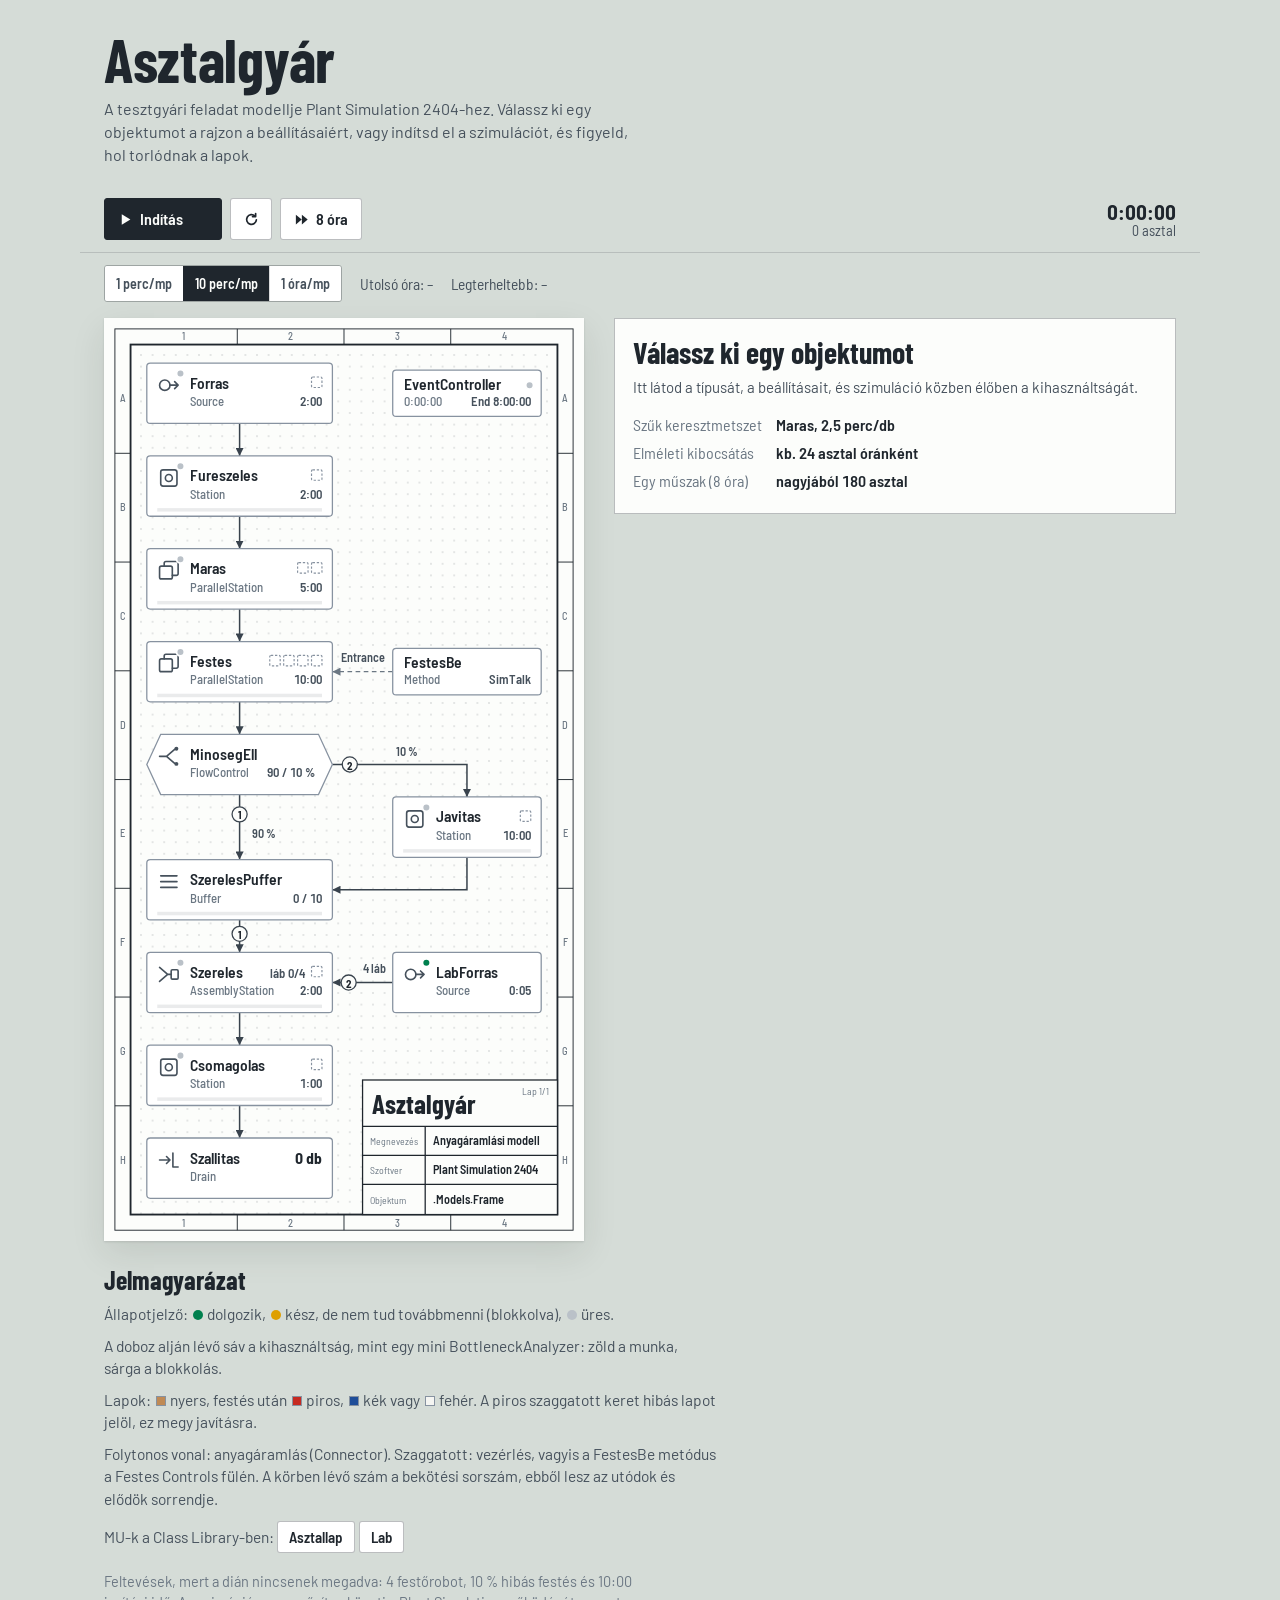
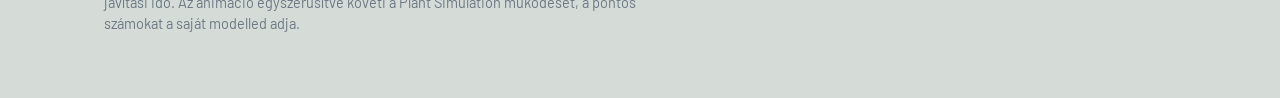
<file: docs/NC123Hw1aq8NRNoArcqZAC/index.html>
<!DOCTYPE html>
<html lang="hu">
<head>
<meta charset="utf-8">
<meta name="viewport" content="width=device-width, initial-scale=1, viewport-fit=cover">
<title>Asztalgyár – Plant Simulation modell</title>
<link rel="preconnect" href="https://fonts.googleapis.com">
<link rel="preconnect" href="https://fonts.gstatic.com" crossorigin>
<link rel="stylesheet" href="https://fonts.googleapis.com/css2?family=Barlow+Condensed:wght@600;700&family=Barlow+Semi+Condensed:wght@400;500;600;700&family=Barlow:wght@400;500;600&display=swap">
<style>
:root{
  --table:#D5DCD7;
  --sheet:#FCFDFB;
  --dot:rgba(31,38,45,.17);
  --ink:#1F262D;
  --ink-2:#46515C;
  --muted:#6B7783;
  --rule:#1F262D;
  --wire:#39434D;
  --node:#FFFFFF;
  --node-edge:#8792A0;
  --accent:#2457B8;
  --accent-soft:rgba(36,87,184,.09);
  --work:#00804E;
  --block:#DE9F00;
  --idle:#BAC1C8;
  --danger:#C62A21;
  --wood:#C08A55;
  --p-piros:#C62A21;
  --p-kek:#1F4E99;
  --p-feher:#F5F5F2;
  --panel:#FCFDFB;
  --btn:#FFFFFF;
  --btn-ink:#1F262D;
  --hair:rgba(31,38,45,.16);
  --hair-2:rgba(31,38,45,.30);
  --track:rgba(31,38,45,.09);
  --code-bg:#EEF1EE;
  --bar-bg:rgba(213,220,215,.9);
  --paper-shadow:0 1px 2px rgba(25,35,30,.12),0 12px 32px rgba(25,35,30,.10);
  --f-body:"Barlow","Segoe UI",system-ui,-apple-system,Roboto,Arial,sans-serif;
  --f-cond:"Barlow Semi Condensed","Arial Narrow","Roboto Condensed","Segoe UI",system-ui,sans-serif;
  --f-display:"Barlow Condensed","Arial Narrow","Roboto Condensed",system-ui,sans-serif;
  --f-code:ui-monospace,"Cascadia Mono","SF Mono",Menlo,Consolas,"Liberation Mono",monospace;
  color-scheme:light;
  box-sizing:border-box;
  padding-top:env(safe-area-inset-top,0px);
  padding-bottom:env(safe-area-inset-bottom,0px);
}
@media (prefers-color-scheme:dark){
  :root:not([data-theme="light"]){
    --table:#0B1826;
    --sheet:#153052;
    --dot:rgba(214,230,250,.14);
    --ink:#EAF1F9;
    --ink-2:#C2D2E4;
    --muted:#91A9C4;
    --rule:#D8E5F3;
    --wire:#B7CBE0;
    --node:#1A3A60;
    --node-edge:#7C9CC2;
    --accent:#9CC3FF;
    --accent-soft:rgba(156,195,255,.13);
    --work:#46D68F;
    --block:#FFC83D;
    --idle:#58759A;
    --danger:#FF7B70;
    --wood:#C99760;
    --p-piros:#E0473E;
    --p-kek:#4F86E8;
    --p-feher:#F3F3EF;
    --panel:#122A47;
    --btn:#17355A;
    --btn-ink:#EAF1F9;
    --hair:rgba(234,241,249,.16);
    --hair-2:rgba(234,241,249,.32);
    --track:rgba(234,241,249,.12);
    --code-bg:#0E2440;
    --bar-bg:rgba(11,24,38,.88);
    --paper-shadow:0 1px 2px rgba(0,0,0,.35),0 12px 32px rgba(0,0,0,.35);
    color-scheme:dark;
  }
}
:root[data-theme="dark"]{
  --table:#0B1826;
  --sheet:#153052;
  --dot:rgba(214,230,250,.14);
  --ink:#EAF1F9;
  --ink-2:#C2D2E4;
  --muted:#91A9C4;
  --rule:#D8E5F3;
  --wire:#B7CBE0;
  --node:#1A3A60;
  --node-edge:#7C9CC2;
  --accent:#9CC3FF;
  --accent-soft:rgba(156,195,255,.13);
  --work:#46D68F;
  --block:#FFC83D;
  --idle:#58759A;
  --danger:#FF7B70;
  --wood:#C99760;
  --p-piros:#E0473E;
  --p-kek:#4F86E8;
  --p-feher:#F3F3EF;
  --panel:#122A47;
  --btn:#17355A;
  --btn-ink:#EAF1F9;
  --hair:rgba(234,241,249,.16);
  --hair-2:rgba(234,241,249,.32);
  --track:rgba(234,241,249,.12);
  --code-bg:#0E2440;
  --bar-bg:rgba(11,24,38,.88);
  --paper-shadow:0 1px 2px rgba(0,0,0,.35),0 12px 32px rgba(0,0,0,.35);
  color-scheme:dark;
}
*,*::before,*::after{box-sizing:inherit}
html{scroll-padding-top:env(safe-area-inset-top,0px);background:var(--table);-webkit-text-size-adjust:100%;text-size-adjust:100%}
body{margin:0;background:var(--table);color:var(--ink);font-family:var(--f-body);font-size:16px;line-height:1.45}
.wrap{max-width:1120px;margin:0 auto;padding:14px 12px 48px}
@media (min-width:600px){.wrap{padding:26px 24px 64px}}

/* Fejléc */
.head h1{font-family:var(--f-display);font-weight:700;font-size:clamp(2.5rem,11vw,3.8rem);line-height:.9;margin:6px 0 10px;letter-spacing:-.005em}
.head p{margin:0;max-width:60ch;color:var(--ink-2)}
.nw{white-space:nowrap}

/* Vezérlősáv */
.bar{position:sticky;top:env(safe-area-inset-top,0px);z-index:10;display:flex;align-items:center;gap:8px;margin:16px -12px 0;padding:10px 12px;background:var(--bar-bg);border-bottom:1px solid var(--hair)}
@supports ((-webkit-backdrop-filter:blur(6px)) or (backdrop-filter:blur(6px))){.bar{-webkit-backdrop-filter:blur(8px);backdrop-filter:blur(8px)}}
@media (min-width:600px){.bar{margin:20px -24px 0;padding:12px 24px}}
.btn{appearance:none;-webkit-appearance:none;display:inline-flex;align-items:center;justify-content:center;gap:7px;min-height:42px;padding:0 13px;font-family:var(--f-cond);font-weight:600;font-size:16px;line-height:1;color:var(--btn-ink);background:var(--btn);border:1px solid var(--hair-2);border-radius:3px;cursor:pointer;-webkit-tap-highlight-color:transparent}
.btn svg{width:15px;height:15px;flex:none}
.btn.primary{background:var(--ink);color:var(--sheet);border-color:var(--ink);min-width:118px;justify-content:flex-start}
.btn.icon{width:42px;padding:0}
.btn:hover{border-color:var(--ink-2)}
.btn:focus-visible,.seg button:focus-visible,.chip:focus-visible,.close:focus-visible{outline:2px solid var(--accent);outline-offset:2px}
.readout{margin-left:auto;display:flex;flex-direction:column;align-items:flex-end;font-family:var(--f-cond);font-variant-numeric:tabular-nums;line-height:1.05}
#clock{font-weight:700;font-size:21px}
#done{font-size:14.5px;color:var(--ink-2)}
.bar2{display:flex;flex-wrap:wrap;align-items:center;gap:8px 18px;margin-top:12px;font-family:var(--f-cond);font-size:15.5px;color:var(--ink-2);font-variant-numeric:tabular-nums}
.seg{display:inline-flex;border:1px solid var(--hair-2);border-radius:3px;overflow:hidden}
.seg button{appearance:none;-webkit-appearance:none;border:0;background:var(--btn);color:var(--ink-2);font-family:var(--f-cond);font-weight:600;font-size:14px;padding:9px 11px;cursor:pointer}
.seg button+button{border-left:1px solid var(--hair)}
.seg button[aria-pressed="true"]{background:var(--ink);color:var(--sheet)}
.status{color:var(--ink);font-weight:600}
.status:empty{display:none}

/* Rajzlap + panel */
.layout{display:grid;gap:18px;margin-top:16px}
@media (min-width:880px){.layout{grid-template-columns:minmax(380px,480px) minmax(320px,1fr);gap:30px;align-items:start}}
.sheet{background:var(--sheet);box-shadow:var(--paper-shadow);padding:4px}
@media (min-width:600px){.sheet{padding:8px}}
.sheet svg{display:block;width:100%;height:auto;-webkit-tap-highlight-color:transparent;-webkit-user-select:none;user-select:none}

/* SVG elemek */
.dot{fill:var(--dot)}
.rule-o{fill:none;stroke:var(--rule);stroke-width:.8}
.rule-i{fill:none;stroke:var(--rule);stroke-width:1.6}
.tick{stroke:var(--rule);stroke-width:.8}
.zone{font-family:var(--f-cond);font-size:9px;font-weight:500;fill:var(--muted);text-anchor:middle}
.wire{fill:none;stroke:var(--wire);stroke-width:1.3}
.ctrl{fill:none;stroke:var(--muted);stroke-width:1.1;stroke-dasharray:4 3}
.ah{fill:var(--wire)}
.ah.c{fill:var(--muted)}
.lbl{font-family:var(--f-cond);font-size:10.5px;font-weight:600;fill:var(--ink-2);paint-order:stroke;stroke:var(--sheet);stroke-width:3px;stroke-linejoin:round}
.badge circle{fill:var(--sheet);stroke:var(--wire);stroke-width:1.1}
.badge text{font-family:var(--f-cond);font-weight:700;font-size:9.5px;fill:var(--ink);text-anchor:middle;dominant-baseline:central}
.node{cursor:pointer;outline:none}
.node .box{fill:var(--node);stroke:var(--node-edge);stroke-width:1.1}
.node:hover .box{stroke:var(--ink-2)}
.node.sel .box,.node:focus-visible .box{stroke:var(--accent);stroke-width:2.4}
.node .nm{font-family:var(--f-cond);font-weight:600;font-size:13.5px;fill:var(--ink)}
.node .ty{font-family:var(--f-cond);font-weight:500;font-size:11px;fill:var(--muted);font-variant-numeric:tabular-nums}
.node .rv{font-family:var(--f-cond);font-weight:600;font-size:11px;fill:var(--ink-2);text-anchor:end;font-variant-numeric:tabular-nums}
.node .cnt{font-size:13.5px;font-weight:700;fill:var(--ink)}
.ico{fill:none;stroke:var(--ink-2);stroke-width:1.4;stroke-linecap:round;stroke-linejoin:round}
.ico .f{fill:var(--ink-2);stroke:none}
.led{fill:var(--idle);stroke:var(--node);stroke-width:1.6}
.led.work{fill:var(--work)}
.led.block{fill:var(--block)}
.slot{fill:none;stroke:var(--node-edge);stroke-width:1}
.slot.empty{stroke-dasharray:2 1.5}
.slot.raw{fill:var(--wood)}
.slot.piros{fill:var(--p-piros)}
.slot.kek{fill:var(--p-kek)}
.slot.feher{fill:var(--p-feher);stroke:var(--ink-2)}
.slot.blocked{stroke:var(--block);stroke-width:2.2}
.slot.defect{stroke:var(--danger);stroke-width:1.8;stroke-dasharray:2.2 1.4}
.slot.defect.blocked{stroke:var(--block)}
.track{fill:var(--track)}
.u-w{fill:var(--work)}
.u-b{fill:var(--block)}
.u-f{fill:var(--accent)}
.tb rect,.tb line{fill:none;stroke:var(--rule);stroke-width:1.1}
.tb rect.bg{fill:var(--sheet)}
.tb .big{font-family:var(--f-display);font-weight:700;font-size:23px;fill:var(--ink)}
.tb .k{font-family:var(--f-cond);font-size:8.5px;fill:var(--muted)}
.tb .v{font-family:var(--f-cond);font-size:10.5px;font-weight:600;fill:var(--ink)}

/* Részletek panel */
.panel{background:var(--panel);border:1px solid var(--hair-2);padding:18px 18px 20px;font-family:var(--f-cond);font-size:16px}
.panel h2{font-family:var(--f-display);font-weight:700;font-size:30px;line-height:1;margin:0}
.p-head{display:flex;align-items:baseline;gap:10px;padding-right:36px}
.zone-tag{font-size:13px;color:var(--muted);border:1px solid var(--hair-2);padding:1px 5px;border-radius:2px;line-height:1.3}
.p-sub{margin:6px 0 0;color:var(--muted);display:flex;flex-wrap:wrap;gap:4px 10px}
.p-sub b{color:var(--ink);font-weight:600}
.cap{margin:16px 0 6px;font-size:14px;color:var(--muted)}
.kv{display:grid;grid-template-columns:minmax(96px,auto) 1fr;gap:5px 14px;margin:0}
.kv dt{color:var(--muted)}
.kv dd{margin:0;font-weight:600;font-variant-numeric:tabular-nums}
.live{margin-top:14px;padding:4px 12px 10px;background:var(--accent-soft);border-left:3px solid var(--accent)}
.live .cap{margin-top:8px}
.notes{list-style:none;margin:14px 0 0;padding:0;font-family:var(--f-body);font-size:15px;color:var(--ink-2)}
.notes li{position:relative;margin:7px 0;padding-left:14px}
.notes li::before{content:"";position:absolute;left:0;top:.68em;width:7px;height:1.5px;background:var(--ink-2)}
pre.code{margin:14px 0 0;padding:10px 12px;background:var(--code-bg);border:1px solid var(--hair);overflow-x:auto;font-family:var(--f-code);font-size:13px;line-height:1.5;tab-size:4;-moz-tab-size:4;color:var(--ink)}
.intro-p{font-family:var(--f-body);color:var(--ink-2);margin:10px 0 14px;font-size:15px}
.close{display:none}
@media (min-width:880px){.panel{position:sticky;top:calc(env(safe-area-inset-top,0px) + 80px)}}
@media (max-width:879px){
  .panel{position:fixed;left:0;right:0;bottom:0;z-index:30;max-height:58vh;overflow-y:auto;border-width:1px 0 0;padding:14px 16px calc(20px + env(safe-area-inset-bottom,0px));box-shadow:0 -12px 32px rgba(0,0,0,.2);transform:translateY(105%);visibility:hidden;transition:transform .22s ease,visibility 0s linear .22s}
  .panel.open{transform:none;visibility:visible;transition:transform .22s ease}
  .panel::before{content:"";display:block;width:38px;height:4px;border-radius:2px;background:var(--hair-2);margin:0 auto 12px}
  .close{display:flex;align-items:center;justify-content:center;position:absolute;right:10px;top:12px;width:40px;height:40px;border:1px solid var(--hair-2);border-radius:3px;background:var(--btn);color:var(--btn-ink);font-size:22px;line-height:1;cursor:pointer}
}
@media (prefers-reduced-motion:reduce){.panel,.panel.open{transition:none}}

/* Jelmagyarázat */
.legend{margin-top:26px;max-width:68ch;color:var(--ink-2);font-size:15.5px}
.legend h2{font-family:var(--f-display);font-weight:700;font-size:26px;line-height:1;margin:0 0 10px;color:var(--ink)}
.legend p{margin:0 0 9px}
.sw{display:inline-block;width:10px;height:10px;border-radius:50%;margin:0 4px 0 2px;vertical-align:0}
.sq{display:inline-block;width:10px;height:10px;margin:0 4px 0 2px;border:1px solid var(--node-edge);vertical-align:0}
.chip{appearance:none;-webkit-appearance:none;font-family:var(--f-cond);font-weight:600;font-size:15px;color:var(--ink);background:var(--btn);border:1px solid var(--hair-2);border-radius:3px;padding:6px 11px;margin:2px 4px 2px 0;cursor:pointer}
.note{margin:16px 0 0;max-width:68ch;font-size:14.5px;color:var(--muted)}
</style>
</head>
<body>
<div class="wrap">
  <header class="head">
    <h1>Asztalgyár</h1>
    <p>A tesztgyári feladat modellje Plant Simulation <span class="nw">2404-hez</span>. Válassz ki egy objektumot a rajzon a beállításaiért, vagy indítsd el a szimulációt, és figyeld, hol torlódnak a lapok.</p>
  </header>

  <div class="bar" role="toolbar" aria-label="Szimuláció vezérlése">
    <button class="btn primary" id="play" type="button"></button>
    <button class="btn icon" id="reset" type="button" aria-label="Visszaállítás az elejére">
      <svg viewBox="0 0 16 16" aria-hidden="true"><path d="M13.2 8.4A5.2 5.2 0 1 1 11.6 4.2" fill="none" stroke="currentColor" stroke-width="1.8" stroke-linecap="round"/><path d="M12.4 1.6v3.3H9.1" fill="none" stroke="currentColor" stroke-width="1.8" stroke-linecap="round" stroke-linejoin="round"/></svg>
    </button>
    <button class="btn" id="jump" type="button" aria-label="Ugrás a műszak végére">
      <svg viewBox="0 0 16 16" aria-hidden="true"><path d="M2 2.8v10.4L8.2 8zM8.4 2.8v10.4L14.6 8z" fill="currentColor"/></svg><span>8 óra</span>
    </button>
    <div class="readout" aria-live="off"><span id="clock">0:00:00</span><span id="done">0 asztal</span></div>
  </div>

  <div class="bar2">
    <div class="seg" role="group" aria-label="Tempó">
      <button type="button" data-speed="60" aria-pressed="false">1 perc/mp</button>
      <button type="button" data-speed="600" aria-pressed="true">10 perc/mp</button>
      <button type="button" data-speed="3600" aria-pressed="false">1 óra/mp</button>
    </div>
    <span id="rate">Utolsó óra: –</span>
    <span id="bneck">Legterheltebb: –</span>
    <span id="status" class="status" aria-live="polite"></span>
  </div>

  <main class="layout">
    <section class="sheet" aria-label="Frame rajz">
      <svg id="frame" role="group" aria-label="Asztalgyár modell, Frame nézet"></svg>
    </section>
    <aside id="panel" class="panel" aria-label="Kiválasztott objektum">
      <button class="close" id="close" type="button" aria-label="Bezárás">×</button>
      <div id="pbody"></div>
    </aside>
  </main>

  <section class="legend" aria-labelledby="lg">
    <h2 id="lg">Jelmagyarázat</h2>
    <p>Állapotjelző: <span class="sw" style="background:var(--work)"></span>dolgozik, <span class="sw" style="background:var(--block)"></span>kész, de nem tud továbbmenni (blokkolva), <span class="sw" style="background:var(--idle)"></span>üres.</p>
    <p>A doboz alján lévő sáv a kihasználtság, mint egy mini BottleneckAnalyzer: zöld a munka, sárga a blokkolás.</p>
    <p>Lapok: <span class="sq" style="background:var(--wood)"></span>nyers, festés után <span class="sq" style="background:var(--p-piros)"></span>piros, <span class="sq" style="background:var(--p-kek)"></span>kék vagy <span class="sq" style="background:var(--p-feher)"></span>fehér. A piros szaggatott keret hibás lapot jelöl, ez megy javításra.</p>
    <p>Folytonos vonal: anyagáramlás (Connector). Szaggatott: vezérlés, vagyis a FestesBe metódus a Festes Controls fülén. A körben lévő szám a bekötési sorszám, ebből lesz az utódok és elődök sorrendje.</p>
    <p>MU-k a Class Library-ben: <button class="chip" type="button" data-mu="Asztallap">Asztallap</button><button class="chip" type="button" data-mu="Lab">Lab</button></p>
  </section>
  <p class="note">Feltevések, mert a dián nincsenek megadva: 4 festőrobot, 10 % hibás festés és 10:00 javítási idő. Az animáció egyszerűsítve követi a Plant Simulation működését, a pontos számokat a saját modelled adja.</p>
</div>

<script>
(() => {
'use strict';
const NS = 'http://www.w3.org/2000/svg';
const $ = s => document.querySelector(s);

/* ---------------- Rajz: elrendezés ---------------- */
const W = 400, H = 782;
const MAIN = {x0: 30, w: 160};
const SIDE = {x0: 242, w: 128};
const NODES = [
  {id: 'Forras',          col: MAIN, cy: 58,  kind: 'Source',          icon: 'source',   right: '2:00',       slots: 1, led: true},
  {id: 'Fureszeles',      col: MAIN, cy: 138, kind: 'Station',         icon: 'station',  right: '2:00',       slots: 1, led: true, util: true},
  {id: 'Maras',           col: MAIN, cy: 218, kind: 'ParallelStation', icon: 'parallel', right: '5:00',       slots: 2, led: true, util: true},
  {id: 'Festes',          col: MAIN, cy: 298, kind: 'ParallelStation', icon: 'parallel', right: '10:00',      slots: 4, led: true, util: true},
  {id: 'MinosegEll',      col: MAIN, cy: 378, kind: 'FlowControl',     icon: 'flow',     right: '90 / 10 %',  shape: 'hex'},
  {id: 'SzerelesPuffer',  col: MAIN, cy: 486, kind: 'Buffer',          icon: 'buffer',   right: '0 / 10',     fill: true},
  {id: 'Szereles',        col: MAIN, cy: 566, kind: 'AssemblyStation', icon: 'assembly', right: '2:00',       slots: 1, legs: true, led: true, util: true},
  {id: 'Csomagolas',      col: MAIN, cy: 646, kind: 'Station',         icon: 'station',  right: '1:00',       slots: 1, led: true, util: true},
  {id: 'Szallitas',       col: MAIN, cy: 726, kind: 'Drain',           icon: 'drain',    right: '',           count: true},
  {id: 'EventController', col: SIDE, cy: 58,  h: 40, kind: 'EventController', left: '0:00:00', right: 'End 8:00:00', led: true},
  {id: 'FestesBe',        col: SIDE, cy: 298, h: 40, kind: 'Method',   right: 'SimTalk'},
  {id: 'Javitas',         col: SIDE, cy: 432, kind: 'Station',         icon: 'station',  right: '10:00',      slots: 1, led: true, util: true},
  {id: 'LabForras',       col: SIDE, cy: 566, kind: 'Source',          icon: 'source',   right: '0:05',       led: true}
];
const byId = {};
NODES.forEach(n => { byId[n.id] = n; });

const WIRES = [
  {d: 'M110,84 V112'},
  {d: 'M110,164 V192'},
  {d: 'M110,244 V272'},
  {d: 'M110,324 V352'},
  {d: 'M110,404 V460', badge: [110, 421, '1'], label: [121, 441, '90 %']},
  {d: 'M190,378 H306 V406', badge: [205, 378, '2'], label: [254, 371, '10 %', 'middle']},
  {d: 'M306,458 V486 H190'},
  {d: 'M110,512 V540', badge: [110, 524, '1']},
  {d: 'M242,566 H190', badge: [204, 566, '2'], label: [226, 558, '4 láb', 'middle']},
  {d: 'M110,592 V620'},
  {d: 'M110,672 V700'},
  {d: 'M242,298 H190', ctrl: true, label: [216, 290, 'Entrance', 'middle']}
];

function geom(n) {
  const h = n.h || 52, x0 = n.col.x0, w = n.col.w;
  return {x0, x1: x0 + w, y0: n.cy - h / 2, y1: n.cy + h / 2, h, w, cx: x0 + w / 2};
}
function el(tag, attrs, parent, text) {
  const e = document.createElementNS(NS, tag);
  if (attrs) for (const k in attrs) e.setAttribute(k, attrs[k]);
  if (text != null) e.textContent = text;
  if (parent) parent.appendChild(e);
  return e;
}
function zoneOf(n) {
  const g = geom(n);
  const col = Math.min(4, Math.max(1, Math.floor((g.cx - 16) / ((W - 32) / 4)) + 1));
  const row = 'ABCDEFGH'[Math.min(7, Math.max(0, Math.floor((n.cy - 16) / ((H - 32) / 8))))];
  return row + col;
}

const svg = $('#frame');
svg.setAttribute('viewBox', `0 0 ${W} ${H}`);
const defs = el('defs', null, svg);
const pat = el('pattern', {id: 'dots', width: 10, height: 10, patternUnits: 'userSpaceOnUse'}, defs);
el('circle', {cx: 5, cy: 5, r: 0.75, class: 'dot'}, pat);
function marker(id, cls) {
  const m = el('marker', {id, viewBox: '0 0 10 10', refX: 10, refY: 5, markerWidth: 7, markerHeight: 7, markerUnits: 'userSpaceOnUse', orient: 'auto'}, defs);
  el('path', {d: 'M0,0 L10,5 L0,10 z', class: cls}, m);
}
marker('arr', 'ah');
marker('arrc', 'ah c');

/* rajzkeret, zónák */
el('rect', {x: 16, y: 16, width: W - 32, height: H - 32, fill: 'url(#dots)'}, svg);
el('rect', {x: 2.5, y: 2.5, width: W - 5, height: H - 5, class: 'rule-o'}, svg);
el('rect', {x: 16, y: 16, width: W - 32, height: H - 32, class: 'rule-i'}, svg);
const colW = (W - 32) / 4, rowH = (H - 32) / 8;
for (let k = 1; k < 4; k++) {
  const x = 16 + colW * k;
  el('line', {x1: x, y1: 2.5, x2: x, y2: 16, class: 'tick'}, svg);
  el('line', {x1: x, y1: H - 16, x2: x, y2: H - 2.5, class: 'tick'}, svg);
}
for (let k = 0; k < 4; k++) {
  const x = 16 + colW * (k + 0.5);
  el('text', {x, y: 12.3, class: 'zone'}, svg, String(k + 1));
  el('text', {x, y: H - 5.4, class: 'zone'}, svg, String(k + 1));
}
for (let k = 1; k < 8; k++) {
  const y = 16 + rowH * k;
  el('line', {x1: 2.5, y1: y, x2: 16, y2: y, class: 'tick'}, svg);
  el('line', {x1: W - 16, y1: y, x2: W - 2.5, y2: y, class: 'tick'}, svg);
}
for (let k = 0; k < 8; k++) {
  const y = 16 + rowH * (k + 0.5) + 3;
  el('text', {x: 9.3, y, class: 'zone'}, svg, 'ABCDEFGH'[k]);
  el('text', {x: W - 9.3, y, class: 'zone'}, svg, 'ABCDEFGH'[k]);
}

/* szövegmező (title block) */
const tb = el('g', {class: 'tb'}, svg);
el('rect', {class: 'bg', x: 216, y: 650, width: 168, height: 116}, tb);
el('line', {x1: 216, y1: 690, x2: 384, y2: 690}, tb);
el('line', {x1: 216, y1: 715, x2: 384, y2: 715}, tb);
el('line', {x1: 216, y1: 740, x2: 384, y2: 740}, tb);
el('line', {x1: 270, y1: 690, x2: 270, y2: 766}, tb);
el('text', {class: 'big', x: 224, y: 679}, tb, 'Asztalgyár');
el('text', {class: 'k', x: 377, y: 663, 'text-anchor': 'end'}, tb, 'Lap 1/1');
[['Megnevezés', 'Anyagáramlási modell', 706], ['Szoftver', 'Plant Simulation 2404', 731], ['Objektum', '.Models.Frame', 757]].forEach(([k, v, y]) => {
  el('text', {class: 'k', x: 222, y}, tb, k);
  el('text', {class: 'v', x: 277, y}, tb, v);
});

/* vezetékek */
const wiresG = el('g', null, svg);
for (const w of WIRES) {
  el('path', {d: w.d, class: w.ctrl ? 'ctrl' : 'wire', 'marker-end': `url(#${w.ctrl ? 'arrc' : 'arr'})`}, wiresG);
}
for (const w of WIRES) {
  if (w.label) el('text', {class: 'lbl', x: w.label[0], y: w.label[1], 'text-anchor': w.label[3] || 'start'}, wiresG, w.label[2]);
  if (w.badge) {
    const b = el('g', {class: 'badge'}, wiresG);
    el('circle', {cx: w.badge[0], cy: w.badge[1], r: 6.5}, b);
    el('text', {x: w.badge[0], y: w.badge[1] + 0.5}, b, w.badge[2]);
  }
}

/* ikonok */
function drawIcon(g, kind) {
  switch (kind) {
    case 'source':
      el('circle', {cx: 6.5, cy: 10, r: 4.5}, g);
      el('path', {d: 'M11,10 H18 M15,7 L18,10 L15,13'}, g); break;
    case 'station':
      el('rect', {x: 3, y: 3, width: 14, height: 14, rx: 2}, g);
      el('circle', {cx: 10, cy: 10, r: 3}, g); break;
    case 'parallel':
      el('rect', {x: 2, y: 6, width: 11, height: 11, rx: 1.5}, g);
      el('path', {d: 'M6,6 V3.5 A1.5,1.5 0 0 1 7.5,2 H16.5 A1.5,1.5 0 0 1 18,3.5 V12.5 A1.5,1.5 0 0 1 16.5,14 H13'}, g); break;
    case 'flow':
      el('path', {d: 'M2,10 H8 L15,4 M8,10 L15,16'}, g);
      el('circle', {class: 'f', cx: 16.5, cy: 3.5, r: 1.7}, g);
      el('circle', {class: 'f', cx: 16.5, cy: 16.5, r: 1.7}, g); break;
    case 'buffer':
      el('path', {d: 'M3,5 H17 M3,10 H17 M3,15 H17'}, g); break;
    case 'assembly':
      el('path', {d: 'M2,4 L9,10 L2,16 M9,10 H12'}, g);
      el('rect', {x: 12, y: 6, width: 6, height: 8, rx: 1}, g); break;
    case 'drain':
      el('path', {d: 'M2,10 H11 M8,7 L11,10 L8,13 M13.5,4 V16 H18'}, g); break;
  }
}

/* objektumok */
const refs = {};
const nodesG = el('g', null, svg);
for (const n of NODES) {
  const g = geom(n);
  const small = g.h < 50;
  const grp = el('g', {class: 'node', 'data-id': n.id, tabindex: '0', role: 'button', 'aria-label': `${n.id} (${n.kind}) – beállítások`}, nodesG);
  if (n.shape === 'hex') {
    el('polygon', {class: 'box', points: `${g.x0 + 12},${g.y0} ${g.x1 - 12},${g.y0} ${g.x1},${n.cy} ${g.x1 - 12},${g.y1} ${g.x0 + 12},${g.y1} ${g.x0},${n.cy}`}, grp);
  } else {
    el('rect', {class: 'box', x: g.x0, y: g.y0, width: g.w, height: g.h, rx: 3}, grp);
  }
  const r = refs[n.id] = {g: grp};
  let tx = g.x0 + 10;
  if (n.icon) {
    drawIcon(el('g', {class: 'ico', transform: `translate(${g.x0 + 9},${g.y0 + 9})`}, grp), n.icon);
    tx = g.x0 + 37;
  }
  const nameY = small ? g.y0 + 17 : g.y0 + 22;
  const subY = small ? g.y0 + 31 : g.y0 + 37;
  el('text', {class: 'nm', x: tx, y: nameY}, grp, n.id);
  r.left = el('text', {class: 'ty', x: tx, y: subY}, grp, n.left != null ? n.left : n.kind);
  r.right = el('text', {class: 'rv', x: n.shape === 'hex' ? g.x1 - 15 : g.x1 - 9, y: subY}, grp, n.right);
  if (n.led) {
    r.led = el('circle', {class: 'led', cx: n.icon ? g.x0 + 29 : g.x1 - 10, cy: n.icon ? g.y0 + 9 : g.y0 + 13, r: 3.4}, grp);
  }
  if (n.slots) {
    r.slots = [];
    for (let i = 0; i < n.slots; i++) {
      const sx = g.x1 - 18 - (n.slots - 1 - i) * 12;
      r.slots.push(el('rect', {class: 'slot empty', x: sx, y: g.y0 + 12, width: 9, height: 9, rx: 1}, grp));
    }
  }
  if (n.legs) r.legs = el('text', {class: 'rv', x: g.x1 - 24, y: nameY}, grp, 'láb 0/4');
  if (n.count) r.count = el('text', {class: 'rv cnt', x: g.x1 - 9, y: nameY}, grp, '0 db');
  if (n.util || n.fill) {
    const bx = g.x0 + 9, bw = g.w - 18, by = g.y1 - 7;
    el('rect', {class: 'track', x: bx, y: by, width: bw, height: 3}, grp);
    r.bx = bx; r.bw = bw;
    if (n.util) {
      r.uw = el('rect', {class: 'u-w', x: bx, y: by, width: 0, height: 3}, grp);
      r.ub = el('rect', {class: 'u-b', x: bx, y: by, width: 0, height: 3}, grp);
    } else {
      r.uf = el('rect', {class: 'u-f', x: bx, y: by, width: 0, height: 3}, grp);
    }
  }
  grp.addEventListener('click', e => { e.stopPropagation(); select(n.id); });
  grp.addEventListener('keydown', e => {
    if (e.key === 'Enter' || e.key === ' ') { e.preventDefault(); select(n.id); }
  });
}
svg.addEventListener('click', () => deselect());

/* ---------------- Szimuláció (egyszerűsített) ---------------- */
const PROC = {Fureszeles: 120, Maras: 300, Festes: 600, Javitas: 600, Szereles: 120, Csomagolas: 60};
const CAP = {Fureszeles: 1, Maras: 2, Festes: 4, Javitas: 1, Csomagolas: 1};
const BUF_CAP = 10, END = 8 * 3600, SRC_INT = 120, LEG_INT = 5, DEFECT = 0.10, LEGS = 4;
const STATIONS = ['Fureszeles', 'Maras', 'Festes', 'Javitas', 'Szereles', 'Csomagolas'];

function rngFactory(seed) {
  let a = seed >>> 0;
  return function () {
    a = (a + 0x6D2B79F5) >>> 0;
    let t = a;
    t = Math.imul(t ^ (t >>> 15), t | 1);
    t ^= t + Math.imul(t ^ (t >>> 7), t | 61);
    return ((t ^ (t >>> 14)) >>> 0) / 4294967296;
  };
}

let S;
function resetSim() {
  S = {
    t: 0, rng: rngFactory(2404), nid: 1,
    src: {part: null, next: 0, blockSec: 0, out: 0},
    st: {},
    buf: {q: [], occ: 0, in: 0, out: 0},
    asm: {part: null, busy: false, doneAt: 0, legs: 0, workSec: 0, blockSec: 0, in: 0, out: 0},
    lab: {next: 0, made: 0, blockSec: 0},
    fc: {toBuf: 0, toRep: 0},
    drain: {count: 0, times: []}
  };
  for (const id in CAP) S.st[id] = {places: new Array(CAP[id]).fill(null), workSec: 0, blockSec: 0, in: 0, out: 0};
}

function canAccept(id) {
  if (id === 'SzerelesPuffer') return S.buf.q.length < BUF_CAP;
  if (id === 'Szereles') return !S.asm.part;
  if (id === 'Szallitas') return true;
  return S.st[id].places.indexOf(null) !== -1;
}
function accept(id, part) {
  if (id === 'SzerelesPuffer') { S.buf.q.push(part); S.buf.in++; return; }
  if (id === 'Szereles') { S.asm.part = part; S.asm.busy = false; S.asm.in++; return; }
  if (id === 'Szallitas') { S.drain.count++; S.drain.times.push(S.t); return; }
  if (id === 'Festes') {           /* FestesBe: belépéskor színt kap */
    const r = S.rng();
    part.color = r < 0.33 ? 'piros' : r < 0.66 ? 'kek' : 'feher';
  }
  const st = S.st[id];
  st.places[st.places.indexOf(null)] = {part, doneAt: S.t + PROC[id]};
  st.in++;
}
function nextOf(id, part) {
  switch (id) {
    case 'Fureszeles': return 'Maras';
    case 'Maras': return 'Festes';
    case 'Festes':                 /* MinosegEll: Percentage 90 / 10 */
      if (!part.route) {
        part.route = S.rng() < DEFECT ? 'Javitas' : 'SzerelesPuffer';
        part.defect = part.route === 'Javitas';
      }
      return part.route;
    case 'Javitas': return 'SzerelesPuffer';
    case 'Csomagolas': return 'Szallitas';
  }
  return null;
}
function exitStation(id) {
  const st = S.st[id];
  let moved = false;
  const ready = [];
  st.places.forEach((p, i) => { if (p && p.doneAt <= S.t) ready.push(i); });
  ready.sort((a, b) => st.places[a].doneAt - st.places[b].doneAt);
  for (const i of ready) {
    const p = st.places[i];
    const target = nextOf(id, p.part);
    if (!canAccept(target)) continue;
    st.places[i] = null;
    st.out++;
    if (id === 'Festes') { if (target === 'Javitas') S.fc.toRep++; else S.fc.toBuf++; }
    if (id === 'Javitas') { p.part.defect = false; p.part.fixed = true; }
    accept(target, p.part);
    moved = true;
  }
  return moved;
}
function asmStep() {
  const a = S.asm;
  let moved = false;
  if (a.part && a.busy && a.doneAt <= S.t && canAccept('Csomagolas')) {
    const p = a.part; a.part = null; a.busy = false; a.out++;
    accept('Csomagolas', p); moved = true;
  }
  if (!a.part && S.buf.q.length) {
    const p = S.buf.q.shift(); S.buf.out++;
    accept('Szereles', p); moved = true;
  }
  if (a.part && !a.busy && a.legs >= LEGS) {
    a.busy = true; a.legs -= LEGS; a.doneAt = S.t + PROC.Szereles; a.part.legs = LEGS;
  }
  return moved;
}
function srcStep() {
  const s = S.src;
  if (!s.part && S.t >= s.next) { s.part = {id: S.nid++, color: 'raw', defect: false}; s.next = S.t + SRC_INT; }
  if (s.part && canAccept('Fureszeles')) { accept('Fureszeles', s.part); s.part = null; s.out++; return true; }
  return false;
}
function labStep() {
  if (S.asm.legs < LEGS && S.t >= S.lab.next) { S.asm.legs++; S.lab.made++; S.lab.next = S.t + LEG_INT; }
}
function pass() {
  let m = false;
  m = exitStation('Csomagolas') || m;
  m = asmStep() || m;
  m = exitStation('Javitas') || m;
  m = exitStation('Festes') || m;
  m = exitStation('Maras') || m;
  m = exitStation('Fureszeles') || m;
  m = srcStep() || m;
  return m;
}
function tick() {
  labStep();
  let guard = 0;
  while (pass() && ++guard < 12) { /* nulla idejű továbbadások */ }
  asmStep();
  for (const id in S.st) {
    const st = S.st[id];
    for (const p of st.places) { if (!p) continue; if (S.t < p.doneAt) st.workSec++; else st.blockSec++; }
  }
  const a = S.asm;
  if (a.part && a.busy) { if (S.t < a.doneAt) a.workSec++; else a.blockSec++; }
  if (S.src.part) S.src.blockSec++;
  if (a.legs >= LEGS) S.lab.blockSec++;
  S.buf.occ += S.buf.q.length;
  S.t++;
}

/* statisztika */
function util(id) {
  const t = Math.max(1, S.t);
  if (S.st[id]) { const st = S.st[id], c = CAP[id]; return {work: st.workSec / (c * t), block: st.blockSec / (c * t)}; }
  if (id === 'Szereles') return {work: S.asm.workSec / t, block: S.asm.blockSec / t};
  return {work: 0, block: 0};
}
function lastHour() {
  if (S.t < 3600) return null;
  const from = S.t - 3600;
  let n = 0;
  for (let i = S.drain.times.length - 1; i >= 0 && S.drain.times[i] >= from; i--) n++;
  return n;
}
function busiest() {
  let best = null, v = -1;
  for (const id of STATIONS) { const u = util(id).work; if (u > v) { v = u; best = id; } }
  return {id: best, v};
}
function fmt(t) {
  const h = Math.floor(t / 3600), m = Math.floor((t % 3600) / 60), s = t % 60;
  return `${h}:${String(m).padStart(2, '0')}:${String(s).padStart(2, '0')}`;
}
function pct(x) { return `${Math.round(x * 100)} %`; }
function stationState(id) {
  if (id === 'Szereles') {
    const a = S.asm;
    if (a.part && a.busy) return a.doneAt < S.t ? 'block' : 'work';
    return a.part ? 'wait' : 'idle';
  }
  const st = S.st[id];
  let work = false, blk = false;
  for (const p of st.places) { if (!p) continue; if (p.doneAt < S.t) blk = true; else work = true; }
  return work ? 'work' : blk ? 'block' : 'idle';
}
const STATE_TXT = {work: 'Dolgozik', block: 'Blokkolva', idle: 'Üres', wait: 'Vár a lábakra'};

/* ---------------- Megjelenítés ---------------- */
function setW(rect, w) { rect.setAttribute('width', Math.max(0, w).toFixed(2)); }
function slotClass(part, blocked) {
  if (!part) return 'slot empty';
  let c = `slot ${part.color || 'raw'}`;
  if (blocked) c += ' blocked';
  if (part.defect) c += ' defect';
  return c;
}
function render() {
  const t = S.t;
  for (const id in S.st) {
    const st = S.st[id], r = refs[id];
    st.places.forEach((p, i) => { r.slots[i].setAttribute('class', slotClass(p && p.part, !!p && p.doneAt < t)); });
    const s = stationState(id);
    r.led.setAttribute('class', `led ${s === 'work' ? 'work' : s === 'block' ? 'block' : ''}`);
    const u = util(id);
    setW(r.uw, u.work * r.bw);
    r.ub.setAttribute('x', (r.bx + u.work * r.bw).toFixed(2));
    setW(r.ub, u.block * r.bw);
  }
  /* Szereles */
  const a = S.asm, rs = refs.Szereles;
  rs.slots[0].setAttribute('class', slotClass(a.part, a.part && a.busy && a.doneAt < t));
  rs.legs.textContent = `láb ${a.legs}/4`;
  const ss = stationState('Szereles');
  rs.led.setAttribute('class', `led ${ss === 'work' ? 'work' : ss === 'block' ? 'block' : ''}`);
  const ua = util('Szereles');
  setW(rs.uw, ua.work * rs.bw);
  rs.ub.setAttribute('x', (rs.bx + ua.work * rs.bw).toFixed(2));
  setW(rs.ub, ua.block * rs.bw);
  /* források, puffer, nyelő, eseményvezérlő */
  refs.Forras.slots[0].setAttribute('class', slotClass(S.src.part, !!S.src.part));
  refs.Forras.led.setAttribute('class', `led ${S.src.part ? 'block' : ''}`);
  refs.LabForras.led.setAttribute('class', `led ${a.legs >= LEGS ? 'block' : 'work'}`);
  refs.SzerelesPuffer.right.textContent = `${S.buf.q.length} / ${BUF_CAP}`;
  setW(refs.SzerelesPuffer.uf, (S.buf.q.length / BUF_CAP) * refs.SzerelesPuffer.bw);
  refs.Szallitas.count.textContent = `${S.drain.count} db`;
  refs.EventController.left.textContent = fmt(t);
  refs.EventController.led.setAttribute('class', `led ${running ? 'work' : ''}`);
  /* kijelzők */
  $('#clock').textContent = fmt(t);
  $('#done').textContent = `${S.drain.count} asztal`;
  const lh = lastHour();
  $('#rate').textContent = `Utolsó óra: ${lh == null ? '–' : lh + ' asztal'}`;
  if (t >= 900) { const b = busiest(); $('#bneck').textContent = `Legterheltebb: ${b.id}, ${pct(b.v)}`; }
  else $('#bneck').textContent = 'Legterheltebb: –';
  updateLive();
}

/* ---------------- Részletek ---------------- */
const FESTESBE_CODE = 'var r: real := z_uniform(1, 0, 1)\nif r < 0.33 then\n\t@.Szin := "piros"\nelseif r < 0.66 then\n\t@.Szin := "kék"\nelse\n\t@.Szin := "fehér"\nend';
const MF = 'Toolbox, Material Flow fül';
const DETAILS = {
  Forras: {type: 'Source', where: MF,
    rows: [['MU', 'Asztallap'], ['Interval', '2:00'], ['Utód', 'Fureszeles']],
    notes: ['Az MU-t a Class Library-ből húzd be az MU mezőbe.', 'Ha a fűrész foglalt, a Source vár (blokkolva) – ez itt teljesen rendben van.']},
  Fureszeles: {type: 'Station', where: MF,
    rows: [['Processing time', '2:00'], ['Utód', 'Maras']],
    notes: ['A megmunkálási időt a Times fülön adod meg.']},
  Maras: {type: 'ParallelStation', where: MF,
    rows: [['Férőhely', '2'], ['Processing time', '5:00'], ['Utód', 'Festes']],
    notes: ['A két hely a két marógép. Két külön Station-nel is ugyanezt kapod.', 'Ez a szűk keresztmetszet: 5 perc / 2 gép = 2,5 perc/db, vagyis kb. 24 asztal óránként.']},
  Festes: {type: 'ParallelStation', where: MF,
    rows: [['Férőhely', '4 (feltevés)'], ['Processing time', '10:00'], ['Controls, Entrance', 'FestesBe'], ['Utód', 'MinosegEll']],
    notes: ['10 perc / 4 robot = 2,5 perc/db, pont a marás üteme, így a festés nem fogja vissza a sort.', 'A robotok száma nincs a dián. Ha a feladat megadja, írd át.']},
  MinosegEll: {type: 'FlowControl', where: MF,
    rows: [['Exit Strategy', 'Percentage'], ['1. utód: SzerelesPuffer', '90 %'], ['2. utód: Javitas', '10 % (feltevés)']],
    notes: ['Nincs megmunkálási ideje, csak irányítja a lapokat.', 'A sorszám a bekötés sorrendjéből jön: előbb a SzerelesPuffer-t kösd be, utána a Javitas-t.']},
  Javitas: {type: 'Station', where: MF,
    rows: [['Processing time', '10:00 (feltevés)'], ['Utód', 'SzerelesPuffer']],
    notes: ['Ha a javított lapnak újra át kell mennie az ellenőrzésen, kösd vissza a MinosegEll-be, és tegyél elé egy Buffert, különben beragadhat.']},
  SzerelesPuffer: {type: 'Buffer', where: MF,
    rows: [['Capacity', '10'], ['Utód', 'Szereles (1. előd)']],
    notes: ['Itt fut össze a jó és a javított lap. Azért kell, mert az AssemblyStation csak egyetlen elődtől veszi át a főalkatrészt.']},
  LabForras: {type: 'Source', where: MF,
    rows: [['MU', 'Lab'], ['Interval', '0:05'], ['Utód', 'Szereles (2. előd)']],
    notes: ['A rövid intervallum miatt mindig van kéznél láb.', 'A Szereles-be ezt kösd be másodikként.']},
  Szereles: {type: 'AssemblyStation', where: MF,
    rows: [['Processing time', '2:00 (4 × 30 s)'], ['Assembly table', 'Predecessors'], ['Lista', '2. előd, 4 db'], ['Main MU from predecessor', '1'], ['Utód', 'Csomagolas']],
    notes: ['Bekötés: előbb a SzerelesPuffer (1. előd), utána a LabForras (2. előd).']},
  Csomagolas: {type: 'Station', where: MF,
    rows: [['Processing time', '1:00'], ['Utód', 'Szallitas']],
    notes: []},
  Szallitas: {type: 'Drain', where: MF,
    rows: [['Beállítás', 'nincs teendő']],
    notes: ['A kész asztalok számát a Statistics fülön látod.', 'Várható: nagyjából 180 asztal 8 óra alatt.']},
  EventController: {type: 'EventController', where: 'Új modellben már ott van a Frame-ben',
    rows: [['End', '8:00:00']],
    notes: ['Egy nyolcórás műszakot szimulál. Indítás a Start/Stop gombbal.']},
  FestesBe: {type: 'Method', where: 'Toolbox, Information Flow fül',
    rows: [['Hová kerül', 'Festes, Controls fül, Entrance']],
    notes: ['Előtte az Asztallap-on vegyél fel egy Szin nevű, string típusú user-defined attribútumot.'],
    code: FESTESBE_CODE},
  Asztallap: {type: 'MU (Part)', where: 'Class Library, MUs mappa: a Part duplikátuma',
    rows: [['User-defined attribute', 'Szin (string)'], ['Gyártja', 'Forras']],
    notes: ['Jobb klikk a Part-on, Duplicate, majd nevezd át.']},
  Lab: {type: 'MU (Part)', where: 'Class Library, MUs mappa: a Part duplikátuma',
    rows: [['Gyártja', 'LabForras'], ['Asztalonként', '4 db']],
    notes: []}
};
const LIVE_IDS = new Set(['Forras', 'Fureszeles', 'Maras', 'Festes', 'MinosegEll', 'Javitas', 'SzerelesPuffer', 'LabForras', 'Szereles', 'Csomagolas', 'Szallitas', 'EventController']);
const INTRO = '<h2>Válassz ki egy objektumot</h2>' +
  '<p class="intro-p">Itt látod a típusát, a beállításait, és szimuláció közben élőben a kihasználtságát.</p>' +
  '<dl class="kv"><dt>Szűk keresztmetszet</dt><dd>Maras, 2,5 perc/db</dd>' +
  '<dt>Elméleti kibocsátás</dt><dd>kb. 24 asztal óránként</dd>' +
  '<dt>Egy műszak (8 óra)</dt><dd>nagyjából 180 asztal</dd></dl>';

function esc(s) { return String(s).replace(/[&<>"]/g, c => ({'&': '&amp;', '<': '&lt;', '>': '&gt;', '"': '&quot;'}[c])); }
function kv(rows) { return rows.map(([k, v]) => `<dt>${esc(k)}</dt><dd>${esc(v)}</dd>`).join(''); }

function liveRows(id) {
  const t = Math.max(1, S.t);
  if (S.st[id] || id === 'Szereles') {
    const u = util(id);
    const io = id === 'Szereles' ? [S.asm.in, S.asm.out] : [S.st[id].in, S.st[id].out];
    const rows = [['Állapot', STATE_TXT[stationState(id)]], ['Dolgozik', pct(u.work)], ['Blokkolva', pct(u.block)]];
    if (id === 'Szereles') rows.push(['Lábak', `${S.asm.legs} / 4`]);
    rows.push(['Be / ki', `${io[0]} / ${io[1]}`]);
    return rows;
  }
  switch (id) {
    case 'Forras': return [['Állapot', S.src.part ? 'Blokkolva' : 'Üres'], ['Blokkolva', pct(S.src.blockSec / t)], ['Kiadott lap', `${S.src.out} db`]];
    case 'LabForras': return [['Legyártott láb', `${S.lab.made} db`], ['Blokkolva', pct(S.lab.blockSec / t)]];
    case 'SzerelesPuffer': return [['Bent most', `${S.buf.q.length} db`], ['Átlagos töltés', `${(S.buf.occ / t).toFixed(1).replace('.', ',')} db`], ['Be / ki', `${S.buf.in} / ${S.buf.out}`]];
    case 'MinosegEll': {
      const tot = S.fc.toBuf + S.fc.toRep;
      return [['Szerelés felé', `${S.fc.toBuf} db`], ['Javításra', `${S.fc.toRep} db`], ['Javítási arány', tot ? pct(S.fc.toRep / tot) : '–']];
    }
    case 'Szallitas': { const lh = lastHour(); return [['Kész asztal', `${S.drain.count} db`], ['Utolsó óra', lh == null ? '–' : `${lh} db`]]; }
    case 'EventController': return [['Szimulált idő', fmt(S.t)], ['Állapot', running ? 'Fut' : S.t >= END ? 'Vége' : S.t > 0 ? 'Szünetel' : 'Áll']];
  }
  return [];
}
function updateLive() {
  if (!selected || !LIVE_IDS.has(selected)) return;
  const box = document.getElementById('livekv');
  if (box) box.innerHTML = kv(liveRows(selected));
}

let selected = null;
const panel = $('#panel'), pbody = $('#pbody');
function renderPanel() {
  if (!selected) { pbody.innerHTML = INTRO; return; }
  const d = DETAILS[selected], n = byId[selected];
  let h = `<div class="p-head"><h2>${esc(selected)}</h2>${n ? `<span class="zone-tag" title="Rajzzóna">${zoneOf(n)}</span>` : ''}</div>`;
  h += `<p class="p-sub"><b>${esc(d.type)}</b><span>${esc(d.where)}</span></p>`;
  if (LIVE_IDS.has(selected)) h += '<div class="live"><p class="cap">Szimuláció most</p><dl class="kv" id="livekv"></dl></div>';
  h += `<p class="cap">Beállítás</p><dl class="kv">${kv(d.rows)}</dl>`;
  if (d.code) h += `<pre class="code"><code>${esc(d.code)}</code></pre>`;
  if (d.notes.length) h += `<ul class="notes">${d.notes.map(x => `<li>${esc(x)}</li>`).join('')}</ul>`;
  pbody.innerHTML = h;
  updateLive();
}
function markSelected() {
  for (const id in refs) refs[id].g.classList.toggle('sel', id === selected);
}
const reduceMotion = window.matchMedia('(prefers-reduced-motion: reduce)');
function revealNode(id) {
  if (!refs[id] || window.matchMedia('(min-width: 880px)').matches) return;
  requestAnimationFrame(() => {
    const r = refs[id].g.getBoundingClientRect();
    const sheetTop = window.innerHeight - panel.getBoundingClientRect().height;
    const barBottom = $('.bar').getBoundingClientRect().bottom;
    const behavior = reduceMotion.matches ? 'auto' : 'smooth';
    if (r.bottom > sheetTop - 12) window.scrollBy({top: r.bottom - sheetTop + 24, behavior});
    else if (r.top < barBottom + 8) window.scrollBy({top: r.top - barBottom - 16, behavior});
  });
}
function select(id) {
  selected = id;
  markSelected();
  renderPanel();
  panel.classList.add('open');
  panel.scrollTop = 0;
  revealNode(id);
}
function deselect() {
  if (!selected) return;
  selected = null;
  markSelected();
  panel.classList.remove('open');
  renderPanel();
}
$('#close').addEventListener('click', deselect);
document.addEventListener('keydown', e => { if (e.key === 'Escape') deselect(); });
document.querySelectorAll('[data-mu]').forEach(b => b.addEventListener('click', () => select(b.dataset.mu)));

/* ---------------- Vezérlés ---------------- */
const ICON_PLAY = '<svg viewBox="0 0 16 16" aria-hidden="true"><path d="M4 2.5v11l9.2-5.5z" fill="currentColor"/></svg>';
const ICON_PAUSE = '<svg viewBox="0 0 16 16" aria-hidden="true"><path d="M3.6 2.5h3.1v11H3.6zM9.3 2.5h3.1v11H9.3z" fill="currentColor"/></svg>';
let running = false, speed = 600, lastTs = 0, acc = 0, raf = 0;
const playBtn = $('#play'), statusEl = $('#status');

function setPlayLabel() {
  const txt = running ? 'Szünet' : S.t >= END ? 'Újra' : S.t > 0 ? 'Folytatás' : 'Indítás';
  playBtn.innerHTML = `${running ? ICON_PAUSE : ICON_PLAY}<span>${txt}</span>`;
}
function loop(ts) {
  if (!running) return;
  const dt = lastTs ? Math.min(0.1, (ts - lastTs) / 1000) : 0;
  lastTs = ts;
  acc += dt * speed;
  let n = Math.floor(acc);
  acc -= n;
  while (n-- > 0 && S.t < END) tick();
  if (S.t >= END) { finish(); return; }
  render();
  raf = requestAnimationFrame(loop);
}
function play() {
  if (S.t >= END) resetSim();
  running = true; lastTs = 0; acc = 0;
  statusEl.textContent = '';
  setPlayLabel(); render();
  raf = requestAnimationFrame(loop);
}
function pause() {
  running = false; cancelAnimationFrame(raf);
  setPlayLabel(); render();
}
function finish() {
  running = false; cancelAnimationFrame(raf);
  setPlayLabel(); render();
  statusEl.textContent = `Vége: ${S.drain.count} asztal 8 óra alatt.`;
}
playBtn.addEventListener('click', () => { if (running) pause(); else play(); });
$('#reset').addEventListener('click', () => {
  running = false; cancelAnimationFrame(raf);
  resetSim(); statusEl.textContent = '';
  setPlayLabel(); render();
});
$('#jump').addEventListener('click', () => {
  running = false; cancelAnimationFrame(raf);
  while (S.t < END) tick();
  finish();
});
document.querySelectorAll('.seg button').forEach(b => b.addEventListener('click', () => {
  speed = Number(b.dataset.speed);
  document.querySelectorAll('.seg button').forEach(x => x.setAttribute('aria-pressed', String(x === b)));
}));

resetSim();
setPlayLabel();
renderPanel();
render();
})();
</script>
</body>
</html>
</file>
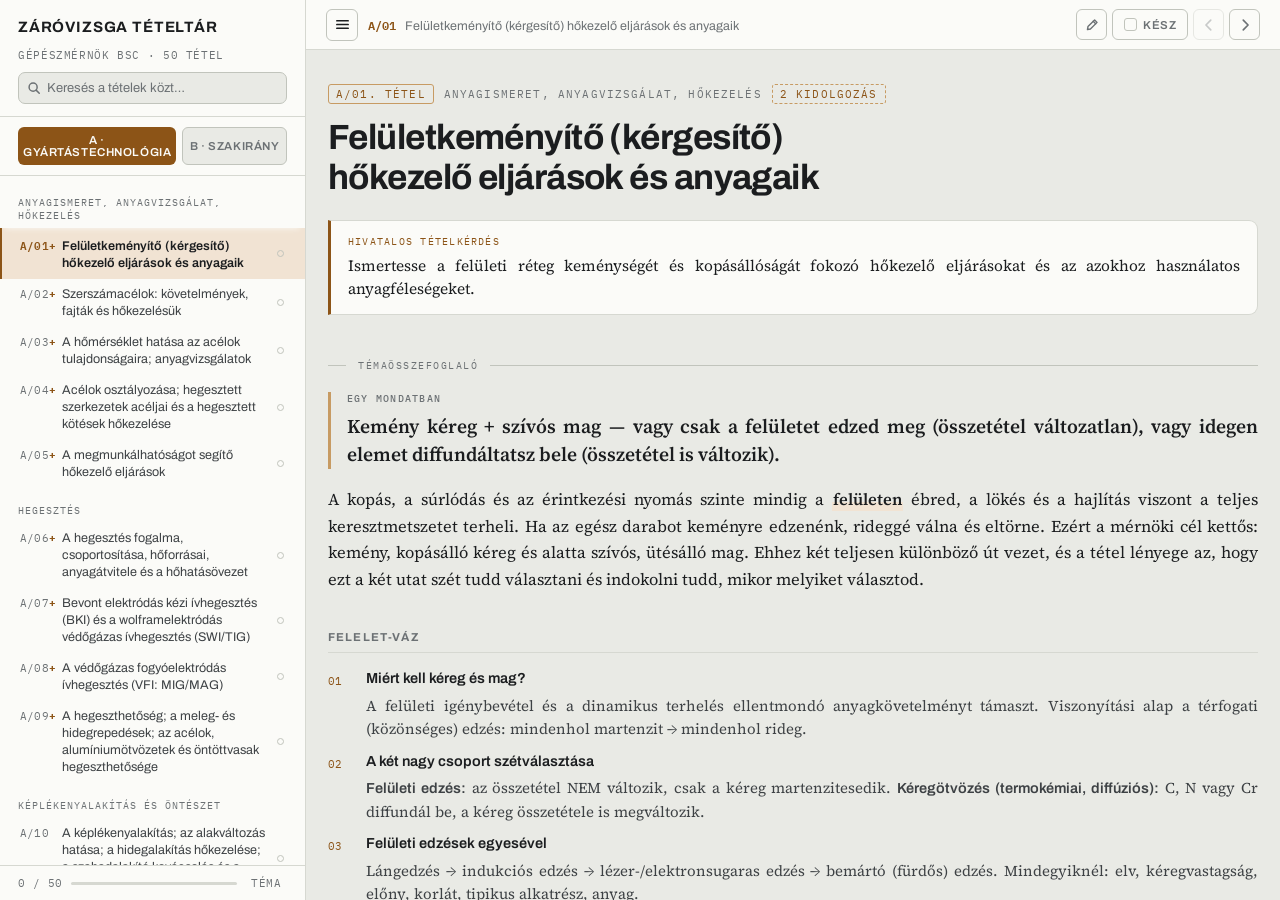
<file: docs/QtEMzHsA3gHsg8AHwR6rGC/index.html>
<!doctype html><html lang="hu"><head><meta charset=utf8><meta name=viewport content="width=device-width,initial-scale=1,viewport-fit=cover"><style>:root{color-scheme:light;box-sizing:border-box;padding-top:env(safe-area-inset-top,0px);padding-bottom:env(safe-area-inset-bottom,0px)}html{scroll-padding-top:env(safe-area-inset-top,0px)}body{margin:0;padding:0;font:14px -apple-system,BlinkMacSystemFont,sans-serif;background:#faf9f5;color:#141413}img{max-width:100%}[hidden]:not([hidden=until-found i]){display:none!important}</style></head><body>
<title>Gépész záróvizsga tételtár</title>
<link rel="preconnect" href="https://fonts.googleapis.com">
<link rel="preconnect" href="https://fonts.gstatic.com" crossorigin>
<link rel="stylesheet" href="https://fonts.googleapis.com/css2?family=Archivo:wght@500;600;700&family=IBM+Plex+Mono:wght@450;600&family=Source+Serif+4:ital,opsz,wght@0,8..60,400..700;1,8..60,400..600&display=swap">
<style>
:root{
  --bg:#E9EAE5; --surface:#FBFBF8; --surface-2:#F2F3EF;
  --ink:#1B1D1F; --ink-2:#3D4144; --muted:#6C7174;
  --rule:#D6D8D1; --rule-2:#C1C4BC;
  --acc-a:#8C5417; --acc-a-soft:#F1E3D3; --acc-a-line:#C79B63;
  --acc-b:#2A5680; --acc-b-soft:#DDE7F0; --acc-b-line:#7FA6C7;
  --acc:var(--acc-a); --acc-soft:var(--acc-a-soft); --acc-line:var(--acc-a-line);
  --plate:#FFFFFF; --plate-rule:#E2E4DE;
  --ok:#3D6B45;
  --shadow:0 1px 2px rgba(27,29,31,.055), 0 10px 28px -16px rgba(27,29,31,.24);
  --disp:"Archivo","Helvetica Neue",Arial,sans-serif;
  --serif:"Source Serif 4",Georgia,"Times New Roman",serif;
  --mono:"IBM Plex Mono",ui-monospace,SFMono-Regular,Menlo,monospace;
}
@media (prefers-color-scheme:dark){ :root:not([data-theme="light"]){
  color-scheme:dark;
  --bg:#131517; --surface:#1B1E21; --surface-2:#212528;
  --ink:#E8E9E4; --ink-2:#C4C7C3; --muted:#8C9295;
  --rule:#2B3034; --rule-2:#3A4045;
  --acc-a:#DB9E58; --acc-a-soft:#33261A; --acc-a-line:#7A5A32;
  --acc-b:#82B4DE; --acc-b-soft:#182835; --acc-b-line:#3D5E79;
  --plate:#EFF0EC; --plate-rule:#3A4045;
  --ok:#7FB489;
  --shadow:0 1px 2px rgba(0,0,0,.4), 0 10px 28px -16px rgba(0,0,0,.7);
}}
:root[data-theme="dark"]{
  color-scheme:dark;
  --bg:#131517; --surface:#1B1E21; --surface-2:#212528;
  --ink:#E8E9E4; --ink-2:#C4C7C3; --muted:#8C9295;
  --rule:#2B3034; --rule-2:#3A4045;
  --acc-a:#DB9E58; --acc-a-soft:#33261A; --acc-a-line:#7A5A32;
  --acc-b:#82B4DE; --acc-b-soft:#182835; --acc-b-line:#3D5E79;
  --plate:#EFF0EC; --plate-rule:#3A4045;
  --ok:#7FB489;
  --shadow:0 1px 2px rgba(0,0,0,.4), 0 10px 28px -16px rgba(0,0,0,.7);
}
*{box-sizing:border-box}
html,body{height:100%}
body{margin:0;background:var(--bg);color:var(--ink);font-family:var(--serif);
  -webkit-font-smoothing:antialiased;overflow:hidden}
button{font:inherit;color:inherit;background:none;border:0;cursor:pointer}
a{color:var(--acc)}
:focus-visible{outline:2px solid var(--acc);outline-offset:2px;border-radius:3px}

/* ---------- shell ---------- */
.app{display:flex;height:100%;align-items:stretch}

/* ---------- sidebar ---------- */
.side{width:306px;flex:0 0 306px;display:flex;flex-direction:column;
  background:var(--surface);border-right:1px solid var(--rule);min-height:0}
.brand{padding:18px 18px 12px;border-bottom:1px solid var(--rule);display:grid;gap:10px}
.brand h1{margin:0;font-family:var(--disp);font-size:15px;font-weight:700;letter-spacing:.055em;
  text-transform:uppercase;line-height:1.3}
.brand .sub{font-family:var(--mono);font-size:10.5px;letter-spacing:.06em;color:var(--muted);
  text-transform:uppercase}
.searchwrap{position:relative;display:flex}
.searchwrap svg{position:absolute;left:9px;top:50%;transform:translateY(-50%);
  width:14px;height:14px;color:var(--muted);pointer-events:none}
#q{width:100%;padding:8px 26px 8px 28px;border:1px solid var(--rule-2);border-radius:7px;
  background:var(--bg);color:var(--ink);font-family:var(--disp);font-size:13px}
#q::placeholder{color:var(--muted)}
.clearq{position:absolute;right:4px;top:50%;transform:translateY(-50%);
  width:20px;height:20px;line-height:1;color:var(--muted);font-size:15px}
.tabs{display:flex;gap:6px;padding:10px 18px;border-bottom:1px solid var(--rule)}
.tab{flex:1;padding:6px 4px;border:1px solid var(--rule-2);border-radius:6px;
  font-family:var(--disp);font-size:11.5px;font-weight:600;letter-spacing:.05em;
  text-transform:uppercase;color:var(--muted);background:var(--bg)}
.tab[aria-pressed="true"]{color:var(--surface);border-color:transparent}
.tab[data-g="A"][aria-pressed="true"]{background:var(--acc-a)}
.tab[data-g="B"][aria-pressed="true"]{background:var(--acc-b)}
:root[data-theme="dark"] .tab[aria-pressed="true"],
:root:not([data-theme="light"]) .tab[aria-pressed="true"]{color:#15171A}
@media (prefers-color-scheme:light){:root:not([data-theme="dark"]) .tab[aria-pressed="true"]{color:var(--surface)}}
.list{flex:1;overflow-y:auto;overscroll-behavior:contain;padding:4px 0 28px}
.grpsec{position:relative}
.grp{font-family:var(--mono);font-size:10px;letter-spacing:.1em;text-transform:uppercase;
  color:var(--muted);padding:16px 18px 6px;position:sticky;top:0;background:var(--surface);
  z-index:2;box-shadow:0 6px 6px -6px var(--surface)}
.row{display:grid;grid-template-columns:34px 1fr 14px;align-items:baseline;gap:8px;
  width:100%;text-align:left;padding:7px 14px 7px 18px;border-left:2px solid transparent}
.row .num{font-family:var(--mono);font-size:11px;color:var(--muted);letter-spacing:.02em}
.row .ttl{font-family:var(--disp);font-size:12.6px;line-height:1.35;color:var(--ink-2)}
.row .dot{width:7px;height:7px;border-radius:50%;background:transparent;align-self:center;
  border:1px solid var(--rule-2)}
.row.done .dot{background:var(--ok);border-color:var(--ok)}
.row:hover{background:var(--surface-2)}
.row[aria-current="true"]{background:var(--acc-soft);border-left-color:var(--acc)}
.row[aria-current="true"] .num{color:var(--acc);font-weight:600}
.row[aria-current="true"] .ttl{color:var(--ink);font-weight:600}
.side .foot{padding:9px 18px;border-top:1px solid var(--rule);display:flex;
  align-items:center;justify-content:space-between;gap:8px;
  font-family:var(--mono);font-size:10.5px;letter-spacing:.04em;color:var(--muted)}
.bar{flex:1;height:3px;background:var(--rule);border-radius:2px;overflow:hidden}
.bar i{display:block;height:100%;background:var(--ok);width:0}
.nores{padding:22px 18px;font-size:13px;color:var(--muted);font-family:var(--disp)}

/* ---------- main ---------- */
.main{flex:1;min-width:0;display:flex;flex-direction:column;min-height:0}
.top{display:flex;align-items:center;gap:10px;padding:0 20px;height:50px;flex:0 0 50px;
  border-bottom:1px solid var(--rule);background:var(--surface);
  padding-top:env(safe-area-inset-top,0px);height:calc(50px + env(safe-area-inset-top,0px));
  flex-basis:calc(50px + env(safe-area-inset-top,0px))}
.menu{display:flex;width:32px;height:32px;border:1px solid var(--rule-2);border-radius:6px;
  align-items:center;justify-content:center}
.menu svg{width:15px;height:15px}
.crumb{flex:1;min-width:0;display:flex;align-items:baseline;gap:9px;overflow:hidden}
.crumb .code{font-family:var(--mono);font-size:12px;font-weight:600;color:var(--acc);flex:none}
.crumb .name{font-family:var(--disp);font-size:12.5px;color:var(--muted);
  white-space:nowrap;overflow:hidden;text-overflow:ellipsis}
.topbtns{display:flex;gap:5px;flex:none;align-items:center}
.ib{width:31px;height:31px;border:1px solid var(--rule-2);border-radius:6px;
  display:flex;align-items:center;justify-content:center;color:var(--muted)}
.ib:hover{color:var(--ink);border-color:var(--rule-2);background:var(--surface-2)}
.ib svg{width:14px;height:14px}
.ib[disabled]{opacity:.35;cursor:default}
.donebtn{display:flex;align-items:center;gap:6px;padding:0 11px;height:31px;
  border:1px solid var(--rule-2);border-radius:6px;font-family:var(--disp);
  font-size:11.5px;font-weight:600;letter-spacing:.04em;text-transform:uppercase;color:var(--muted)}
.donebtn .tick{width:13px;height:13px;border:1.5px solid var(--rule-2);border-radius:3px;flex:none}
.donebtn[aria-pressed="true"]{color:var(--ok);border-color:var(--ok)}
.donebtn[aria-pressed="true"] .tick{background:var(--ok);border-color:var(--ok);
  background-image:url("data:image/svg+xml;charset=utf-8,%3Csvg xmlns='http://www.w3.org/2000/svg' viewBox='0 0 16 16' fill='none' stroke='%23fff' stroke-width='2.6' stroke-linecap='round' stroke-linejoin='round'%3E%3Cpath d='M3 8.5l3.2 3.2L13 5'/%3E%3C/svg%3E");
  background-size:100%}
.donebtn span.lab{display:inline}

.scroll{flex:1;overflow-y:auto;overscroll-behavior:contain;scroll-behavior:smooth}
@media (prefers-reduced-motion:reduce){.scroll{scroll-behavior:auto}}
.doc{max-width:1240px;margin:0 auto;padding:0 22px 96px}

/* ---------- sorkizárt folyószöveg (magyar elválasztással) ---------- */
.one,.lead,.qbox p,.bodyhtml p,.bodyhtml li,.defbox,.defbox p,details.ask>div,dl.keys dd,ol.skel li span,.ix-lead{
  text-align:justify;-webkit-hyphens:auto;hyphens:auto}
figure.figs+p,figure.figs+p em{text-align:center}

/* ---------- oldalsáv becsukása széles kijelzőn ---------- */
.side{transition:margin-left .22s ease}
@media (min-width:861px){ body.noside .side{margin-left:-306px} }

/* ---------- saját rajz / kézírás (jegyzet.js) ---------- */
.tt-note{margin:10px 0 14px;padding:6px 8px 8px;border:1px dashed var(--acc-line);border-radius:9px;
  background:var(--surface);color:var(--ink);grid-column:1/-1;text-align:left}
.tt-nh{display:flex;align-items:center;gap:6px;font:600 10.5px var(--mono);letter-spacing:.06em;color:var(--acc);text-transform:uppercase}
.tt-nh span{flex:1}
.tt-nh button{font:600 11.5px var(--disp);color:var(--muted);border:1px solid var(--rule-2);border-radius:6px;
  padding:4px 9px;text-transform:none;letter-spacing:0;background:var(--bg)}
.tt-nh button.warn{color:#fff;background:#b4451f;border-color:#b4451f}
.tt-svg{display:block;width:100%;height:auto;margin-top:4px;color:var(--ink)}
.tt-picking .sum :is(p,li,h4,dt,dd,details.ask,.one,.lead,table.nums):hover,
.tt-picking .bodyhtml :is(p,li,h3,h4,figure,.tscroll,.defbox):hover{outline:2px dashed var(--acc);outline-offset:3px;border-radius:4px;cursor:copy}
.tt-banner{position:fixed;left:50%;top:60px;transform:translateX(-50%);z-index:70;width:max-content;max-width:min(92vw,560px);
  display:flex;gap:10px;align-items:center;padding:10px 12px;background:var(--ink);color:var(--surface);
  border-radius:10px;font:13px/1.4 var(--disp);box-shadow:var(--shadow)}
.tt-banner button{flex:none;padding:6px 12px;border-radius:7px;background:var(--surface);color:var(--ink);font-weight:600}
.tt-ed{position:fixed;inset:0;z-index:80;background:var(--bg);display:flex;flex-direction:column}
.tt-bar{display:flex;flex-wrap:wrap;gap:6px 8px;align-items:center;padding:8px 10px;background:var(--surface);border-bottom:1px solid var(--rule)}
.tt-ctx{flex:1 1 100%;font:12px var(--mono);color:var(--muted);white-space:nowrap;overflow:hidden;text-overflow:ellipsis}
.tt-tools,.tt-act{display:flex;flex-wrap:wrap;gap:6px}
.tt-act{margin-left:auto}
.tt-ed button{min-height:36px;padding:0 11px;border:1px solid var(--rule-2);border-radius:8px;background:var(--bg);
  font:600 13px var(--disp);color:var(--ink)}
.tt-ed button[aria-pressed="true"]{border-color:var(--acc);background:var(--acc-soft);color:var(--acc)}
.tt-ed button.pri{background:var(--acc);border-color:var(--acc);color:var(--surface)}
.tt-ed .sw{display:inline-block;width:12px;height:12px;border-radius:50%;margin-right:6px;vertical-align:-1px}
.tt-pad{flex:1;min-height:0;display:flex;align-items:flex-start;justify-content:center;padding:10px;overflow:hidden}
.tt-sheet{position:relative;flex:none;background-color:var(--surface);border:1px solid var(--rule);border-radius:8px;box-shadow:var(--shadow)}
.tt-sheet canvas{position:absolute;left:0;top:0}
.tt-live{touch-action:none;cursor:crosshair}
.tt-hint{position:absolute;left:0;right:0;top:40%;text-align:center;font:13px var(--disp);color:var(--muted);pointer-events:none}

/* ---------- szövegszerkesztés a claude.ai-on (szerkeszt.js) ---------- */
.tte-bar{position:fixed;left:0;right:0;top:calc(50px + env(safe-area-inset-top,0px));z-index:65;display:flex;flex-wrap:wrap;
  align-items:center;gap:6px 8px;padding:7px 12px;background:var(--surface);border-bottom:1px solid var(--acc-line);box-shadow:var(--shadow)}
.tte-bar button{min-height:34px;padding:0 11px;border:1px solid var(--rule-2);border-radius:8px;background:var(--bg);font:600 13px var(--disp);color:var(--ink)}
.tte-bar button.pri{background:var(--acc);border-color:var(--acc);color:var(--surface)}
.tte-lab{font:600 11px var(--mono);letter-spacing:.08em;text-transform:uppercase;color:var(--acc)}
.tte-st{flex:1 1 160px;font:12.5px var(--disp);color:var(--muted)}
.tte-st.warn{color:#b4451f;font-weight:600}
body.tt-editmode .doc{padding-top:60px}
body.tt-editmode [contenteditable="true"]{outline:2px dashed var(--acc-line);outline-offset:4px;border-radius:4px}
body.tt-editmode [contenteditable="true"]:focus{outline-color:var(--acc)}
.tt-banner button{margin-left:6px}

/* ---------- head of a tétel ---------- */
.hd{padding-block:34px 0}
.eyebrow{display:flex;align-items:center;gap:10px;flex-wrap:wrap;
  font-family:var(--mono);font-size:10.5px;letter-spacing:.11em;text-transform:uppercase}
.eyebrow .pill{color:var(--acc);border:1px solid var(--acc-line);border-radius:3px;padding:2px 7px}
.eyebrow .sj{color:var(--muted)}
h2.title{font-family:var(--disp);font-weight:700;font-size:clamp(25px,4.1vw,35px);
  line-height:1.15;letter-spacing:-.016em;margin:13px 0 0;text-wrap:balance}
.qbox{margin-top:22px;background:var(--surface);border:1px solid var(--rule);
  border-left:3px solid var(--acc);border-radius:0 9px 9px 0;padding:14px 17px}
.qbox .lab{font-family:var(--mono);font-size:9.5px;letter-spacing:.13em;text-transform:uppercase;
  color:var(--acc);display:block;margin-bottom:6px}
.qbox p{margin:0;font-size:15.5px;line-height:1.5;color:var(--ink)}

/* ---------- section rules ---------- */
.secrule{display:flex;align-items:center;gap:12px;margin:44px 0 0}
.secrule span{font-family:var(--mono);font-size:10px;letter-spacing:.15em;
  text-transform:uppercase;color:var(--muted);flex:none}
.secrule:before,.secrule:after{content:"";height:1px;background:var(--rule-2);flex:1}
.secrule:before{flex:0 0 18px}

/* ---------- summary ---------- */
.sum{font-size:16.5px;line-height:1.62;color:var(--ink)}
.one{margin:20px 0 0;padding-left:16px;border-left:3px solid var(--acc-line);
  font-size:clamp(17px,2.3vw,19.5px);line-height:1.44;font-weight:600;color:var(--ink);
  text-wrap:pretty}
.onelab{display:block;font-family:var(--mono);font-size:9.5px;font-weight:450;letter-spacing:.13em;
  text-transform:uppercase;color:var(--muted);margin-bottom:7px}
.lead{margin-top:18px;text-wrap:pretty}
.lead b{font-weight:600;background:linear-gradient(transparent 62%,var(--acc-soft) 62%);
  padding:0 1px}
h4.sh{font-family:var(--disp);font-size:11.5px;font-weight:700;letter-spacing:.1em;
  text-transform:uppercase;color:var(--muted);margin:34px 0 0;
  padding-bottom:6px;border-bottom:1px solid var(--rule)}

ol.skel{list-style:none;counter-reset:s;margin:16px 0 0;padding:0;display:grid;gap:11px}
ol.skel li{counter-increment:s;display:grid;grid-template-columns:26px 1fr;
  column-gap:12px;row-gap:3px;align-items:start}
ol.skel li:before{content:counter(s,decimal-leading-zero);grid-column:1;grid-row:1;
  font-family:var(--mono);font-size:11px;color:var(--acc);padding-top:4px;letter-spacing:0}
ol.skel li b{grid-column:2;grid-row:1;font-family:var(--disp);font-size:14.5px;font-weight:600;
  line-height:1.32}
ol.skel li span{grid-column:2;grid-row:2;font-size:15px;line-height:1.55;color:var(--ink-2)}

dl.keys{margin:14px 0 0;display:grid;gap:0}
dl.keys dt{font-family:var(--disp);font-size:14px;font-weight:600;color:var(--ink);
  padding-top:11px;border-top:1px solid var(--rule)}
dl.keys dd{margin:3px 0 11px;font-size:15px;line-height:1.55;color:var(--ink-2)}

table.nums{margin:15px 0 0;border-collapse:collapse;width:100%;font-size:15px}
table.nums th{text-align:left;font-family:var(--disp);font-weight:600;font-size:13.5px;
  color:var(--ink);padding:8px 14px 8px 0;vertical-align:top;width:44%;
  border-bottom:1px solid var(--rule)}
table.nums td{padding:8px 0;vertical-align:top;border-bottom:1px solid var(--rule);
  color:var(--ink-2);font-variant-numeric:tabular-nums}

.asks{margin-top:14px;display:grid;gap:7px}
details.ask{background:var(--surface);border:1px solid var(--rule);border-radius:8px}
details.ask>summary{list-style:none;cursor:pointer;padding:11px 14px 11px 34px;position:relative;
  font-family:var(--disp);font-size:14.5px;font-weight:600;line-height:1.38}
details.ask>summary::-webkit-details-marker{display:none}
details.ask>summary:before{content:"";position:absolute;left:14px;top:16px;width:7px;height:7px;
  border-right:1.6px solid var(--acc);border-bottom:1.6px solid var(--acc);
  transform:rotate(-45deg);transition:transform .16s}
details.ask[open]>summary:before{transform:rotate(45deg);top:15px}
details.ask>div{padding:0 14px 13px 34px;font-size:15px;line-height:1.58;color:var(--ink-2)}
@media (prefers-reduced-motion:reduce){details.ask>summary:before{transition:none}}

/* ---------- full text ---------- */
details.full{margin-top:16px}
details.full>summary{list-style:none;cursor:pointer;display:flex;align-items:center;gap:10px;
  padding:13px 16px;background:var(--surface);border:1px solid var(--rule-2);border-radius:9px;
  font-family:var(--disp);font-size:13.5px;font-weight:600;letter-spacing:.02em}
details.full>summary::-webkit-details-marker{display:none}
details.full>summary .chev{width:8px;height:8px;border-right:1.7px solid var(--acc);
  border-bottom:1.7px solid var(--acc);transform:rotate(-45deg);flex:none;margin-left:2px}
details.full[open]>summary .chev{transform:rotate(45deg)}
details.full>summary .hint{margin-left:auto;font-family:var(--mono);font-size:10.5px;
  font-weight:450;letter-spacing:.06em;color:var(--muted);text-transform:uppercase}
.bodyhtml{font-size:16.5px;line-height:1.66;color:var(--ink);padding-top:10px}
.bodyhtml h3{font-family:var(--disp);font-size:18px;font-weight:700;line-height:1.28;
  margin:36px 0 0;padding-bottom:7px;border-bottom:1.5px solid var(--acc-line);
  letter-spacing:-.005em;text-wrap:balance}
.bodyhtml h4{font-family:var(--disp);font-size:15px;font-weight:700;margin:26px 0 0;
  line-height:1.32;color:var(--ink)}
.bodyhtml p{margin:13px 0 0;text-wrap:pretty}
.bodyhtml ul,.bodyhtml ol{margin:12px 0 0;padding-left:22px}
.bodyhtml li{margin:5px 0;line-height:1.58}
.bodyhtml li::marker{color:var(--acc)}
.bodyhtml b,.bodyhtml strong{font-weight:600}
.bodyhtml sub,.bodyhtml sup{font-size:.72em}
.defbox{margin:18px 0 0;background:var(--acc-soft);border-radius:9px;padding:13px 16px;
  font-size:15.5px;line-height:1.56}
.defbox>:first-child{margin-top:0}
.tscroll{overflow-x:auto;margin:18px 0 0;border:1px solid var(--rule);border-radius:9px;
  background:var(--surface)}
.bodyhtml table{border-collapse:collapse;width:100%;font-size:14px;min-width:min(520px,100%)}
.bodyhtml table td,.bodyhtml table th{border-bottom:1px solid var(--rule);padding:9px 13px;
  text-align:left;vertical-align:top;line-height:1.48}
.bodyhtml table tr:first-child td{font-family:var(--disp);font-weight:600;font-size:12.5px;
  letter-spacing:.02em;color:var(--ink);background:var(--surface-2);
  border-bottom:1.5px solid var(--rule-2)}
.bodyhtml table tr:last-child td{border-bottom:0}
figure.figs{margin:22px 0 0;display:flex;flex-wrap:wrap;gap:10px;justify-content:center;
  background:var(--plate);border:1px solid var(--plate-rule);border-radius:9px;padding:14px}
figure.figs img{max-width:100%;height:auto;cursor:zoom-in;border-radius:2px}
figure.figs.multi img{max-width:calc(50% - 5px)}
figure.figs+p em{display:block;font-family:var(--disp);font-size:12.5px;font-style:normal;
  color:var(--muted);text-align:center;line-height:1.45}
figure.figs+p{margin-top:9px}

/* ---------- extra sources ---------- */
details.full.sup>summary{border-style:dashed}
img.lz:not([src]){display:block;width:100%;min-height:96px;background:var(--surface-2);
  border:1px dashed var(--plate-rule);border-radius:6px}
img.lz.miss:not([src]){border-color:#b4451f}
figure.pgfig{margin:16px 0 0;background:var(--plate);border:1px solid var(--plate-rule);
  border-radius:9px;padding:10px 10px 6px}
figure.pgfig img{display:block;width:100%;height:auto;max-width:100%;cursor:zoom-in;border-radius:3px}
figure.pgfig img.lz:not([src]){min-height:0;aspect-ratio:auto}
figure.pgfig figcaption{font-family:var(--mono);font-size:9.5px;letter-spacing:.09em;
  color:var(--muted);text-align:right;padding-top:6px}
:root[data-theme="dark"] figure.pgfig figcaption,
:root:not([data-theme="light"]) figure.pgfig figcaption{color:#6d7275}
@media (prefers-color-scheme:light){:root:not([data-theme="dark"]) figure.pgfig figcaption{color:var(--muted)}}
.supsplit{display:flex;align-items:center;gap:12px;margin:38px 0 4px}
.supsplit span{font-family:var(--mono);font-size:10px;letter-spacing:.12em;text-transform:uppercase;
  color:var(--muted);flex:none}
.supsplit:before,.supsplit:after{content:"";height:1px;background:var(--rule-2);flex:1}
.eyebrow .plus{color:var(--acc);border:1px dashed var(--acc-line);border-radius:3px;padding:2px 7px}
.row .num i{font-style:normal;color:var(--acc-a);font-weight:700}

/* ---------- lightbox ---------- */
.lb{position:fixed;inset:0;z-index:60;background:rgba(10,11,12,.9);display:flex;
  align-items:center;justify-content:center;padding:20px;cursor:zoom-out}
.lb img{max-width:100%;max-height:100%;background:#fff;border-radius:4px}
.lb .x{position:absolute;top:14px;right:16px;color:#fff;font-size:26px;line-height:1;
  width:36px;height:36px;border-radius:8px;background:rgba(255,255,255,.12)}

/* ---------- welcome ---------- */
.zero{max-width:640px;margin:0 auto;padding:60px 24px}
.zero h3{font-family:var(--disp);font-size:24px;margin:0 0 12px}
.zero p{color:var(--ink-2);line-height:1.6;margin:0 0 14px}
kbd{font-family:var(--mono);font-size:11.5px;background:var(--surface);
  border:1px solid var(--rule-2);border-bottom-width:2px;border-radius:4px;padding:1px 5px}

.scrim{display:none}
@media (max-width:860px){
  .side{position:fixed;inset:0 auto 0 0;z-index:50;transform:translateX(-100%);
    transition:transform .2s ease;box-shadow:var(--shadow);width:min(88vw,306px);
    padding-top:env(safe-area-inset-top,0px);padding-bottom:env(safe-area-inset-bottom,0px)}
  .side.open{transform:none}
  .scrim{display:block;position:fixed;inset:0;z-index:45;background:rgba(10,11,12,.4);
    opacity:0;pointer-events:none;transition:opacity .2s}
  .scrim.on{opacity:1;pointer-events:auto}
  .doc{padding:0 12px 80px}
  .zero{padding:44px 16px}
  .donebtn span.lab{display:none}
  .donebtn{padding:0 9px}
  figure.figs.multi img{max-width:100%}
}
@media (prefers-reduced-motion:reduce){.side,.scrim{transition:none}}
@media print{
  .side,.top,.scrim{display:none!important}
  body,.scroll{overflow:visible;height:auto}
  details.full,details.ask{display:block}
}
</style>

<div class="app">
  <aside class="side" id="side">
    <div class="brand">
      <h1>Záróvizsga tételtár</h1>
      <div class="sub">Gépészmérnök BSc · 50 tétel</div>
      <div class="searchwrap">
        <svg viewBox="0 0 16 16" fill="none" stroke="currentColor" stroke-width="1.7"><circle cx="7" cy="7" r="4.6"/><path d="M10.4 10.4 14 14" stroke-linecap="round"/></svg>
        <input id="q" type="search" placeholder="Keresés a tételek közt…" autocomplete="off" spellcheck="false">
        <button class="clearq" id="clearq" hidden aria-label="Keresés törlése">×</button>
      </div>
    </div>
    <div class="tabs">
      <button class="tab" data-g="A" aria-pressed="true">A · Gyártástechnológia</button>
      <button class="tab" data-g="B" aria-pressed="false">B · Szakirány</button>
    </div>
    <nav class="list" id="list" aria-label="Tételek"></nav>
    <div class="foot">
      <span id="prog">0 / 50</span>
      <span class="bar"><i id="barfill"></i></span>
      <button id="theme" title="Világos / sötét téma" aria-label="Téma váltása" style="font-family:var(--mono);font-size:10.5px;letter-spacing:.04em">TÉMA</button>
    </div>
  </aside>
  <div class="scrim" id="scrim"></div>

  <main class="main">
    <header class="top">
      <button class="menu" id="menu" aria-label="Oldalsáv (tétellista) ki/be" title="Oldalsáv ki/be — vagy húzd a képernyő bal szélétől jobbra"><svg viewBox="0 0 16 16" fill="none" stroke="currentColor" stroke-width="1.8" stroke-linecap="round"><path d="M2 4h12M2 8h12M2 12h12"/></svg></button>
      <div class="crumb"><span class="code" id="ccode"></span><span class="name" id="cname"></span></div>
      <div class="topbtns">
        <button class="ib" id="editbtn" hidden aria-label="A tétel szövegének szerkesztése" title="Szöveg szerkesztése (a claude.ai-on menthető)" style="font:700 12.5px var(--disp)">Aa</button>
        <button class="ib" id="notebtn" aria-label="Rajz vagy kézírás beszúrása" title="Rajz vagy kézírás beszúrása egy szövegrészhez"><svg viewBox="0 0 16 16" fill="none" stroke="currentColor" stroke-width="1.6" stroke-linecap="round" stroke-linejoin="round"><path d="M11 2.2l2.8 2.8-7.6 7.6-3.4.6.6-3.4z"/><path d="M9.4 3.8l2.8 2.8"/></svg></button>
        <button class="donebtn" id="done" aria-pressed="false"><span class="tick"></span><span class="lab">Kész</span></button>
        <button class="ib" id="prev" aria-label="Előző tétel" title="Előző tétel ( [ )"><svg viewBox="0 0 16 16" fill="none" stroke="currentColor" stroke-width="1.9" stroke-linecap="round" stroke-linejoin="round"><path d="M10 2.5 4.5 8l5.5 5.5"/></svg></button>
        <button class="ib" id="next" aria-label="Következő tétel" title="Következő tétel ( ] )"><svg viewBox="0 0 16 16" fill="none" stroke="currentColor" stroke-width="1.9" stroke-linecap="round" stroke-linejoin="round"><path d="M6 2.5 11.5 8 6 13.5"/></svg></button>
      </div>
    </header>
    <div class="scroll" id="scroll"><div class="doc" id="doc"></div></div>
  </main>
</div>

<script defer src="data-a.js"></script>
<script defer src="data-b.js"></script>
<script defer src="ix/core.js"></script>
<script defer src="ix/fec.js"></script>
<script defer src="ix/a-anyag.js"></script>
<script defer src="ix/a-hegesztes.js"></script>
<script defer src="ix/a-alakitas.js"></script>
<script defer src="ix/a-forgacsolas.js"></script>
<script defer src="ix/a-nc.js"></script>
<script defer src="ix/b-tervezes.js"></script>
<script defer src="ix/b-rendszer.js"></script>
<script defer src="ix/b-szerszam.js"></script>
<script defer src="ix/b-keszulek.js"></script>
<script defer src="ix/b-szereles.js"></script>
<script defer src="ix/b-illesztes.js"></script>
<script defer src="jegyzet.js"></script>
<script defer src="szerkeszt.js"></script>
<script>
document.addEventListener('DOMContentLoaded', function(){
  var ALL = [].concat(window.AV_A||[], window.AV_B||[]);
  var BY = {}; ALL.forEach(function(r){ BY[r.id]=r; });
  var $ = function(s){ return document.querySelector(s); };
  var list=$('#list'), doc=$('#doc'), scroll=$('#scroll'), qEl=$('#q');
  var cur=null, group='A', filter='';

  /* ---- storage (per-viewer convenience only) ---- */
  var K='av.v1';
  function load(){ try{ return JSON.parse(localStorage.getItem(K)||'{}')||{}; }catch(e){ return {}; } }
  function save(s){ try{ localStorage.setItem(K, JSON.stringify(s)); }catch(e){} }
  var st = load(); if(!st.done) st.done={};

  /* ---- accent-insensitive search ---- */
  function norm(s){
    return (s||'').toLowerCase().normalize('NFD').replace(/[̀-ͯ]/g,'');
  }
  function strip(h){ var d=document.createElement('div'); d.innerHTML=h||''; return d.textContent||''; }
  ALL.forEach(function(r){ r._s = norm(r.id+' '+r.t+' '+r.sub+' '+r.q+' '+strip(r.one)); });

  /* ---- sidebar ---- */
  function matches(r){
    if(!filter) return true;
    return filter.split(/\s+/).every(function(w){ return r._s.indexOf(w)>=0; });
  }
  function renderList(){
    var pool = filter ? ALL : ALL.filter(function(r){ return r.g===group; });
    pool = pool.filter(matches);
    if(!pool.length){ list.innerHTML='<p class="nores">Nincs találat erre: „'+qEl.value+'”.</p>'; return; }
    var h='', lastKey=null;
    pool.forEach(function(r){
      var key = (filter? r.g+' tételsor · ':'') + r.sub;
      if(key!==lastKey){
        if(lastKey!==null) h+='</section>';
        h+='<section class="grpsec"><div class="grp">'+key+'</div>'; lastKey=key;
      }
      h+='<button class="row'+(st.done[r.id]?' done':'')+'" data-id="'+r.id+'"'+
         (r.id===cur?' aria-current="true"':'')+'>'+
         '<span class="num">'+r.g+'/'+String(r.n).padStart(2,'0')+(nsrc(r)>1?'<i>+</i>':'')+'</span>'+
         '<span class="ttl">'+r.t+'</span><span class="dot"></span></button>';
    });
    if(lastKey!==null) h+='</section>';
    list.innerHTML=h;
  }
  function syncProgress(){
    var n=0; for(var k in st.done) if(st.done[k]) n++;
    $('#prog').textContent = n+' / 50';
    $('#barfill').style.width = (n/50*100)+'%';
  }

  /* ---- reading pane ---- */
  function show(id, push){
    var r = BY[id]; if(!r) return;
    if(window.TTE && !TTE.canLeave()) return; // nem mentett szerkesztés
    cur = id;
    if(r.g!==group && !filter){ group=r.g; syncTabs(); }
    document.documentElement.style.setProperty('--acc', 'var(--acc-'+r.g.toLowerCase()+')');
    document.documentElement.style.setProperty('--acc-soft', 'var(--acc-'+r.g.toLowerCase()+'-soft)');
    document.documentElement.style.setProperty('--acc-line', 'var(--acc-'+r.g.toLowerCase()+'-line)');
    $('#ccode').textContent = r.g+'/'+String(r.n).padStart(2,'0');
    $('#cname').textContent = r.t;
    doc.innerHTML =
      '<div class="hd">'+
        '<div class="eyebrow"><span class="pill">'+r.g+'/'+String(r.n).padStart(2,'0')+'. tétel</span>'+
        '<span class="sj">'+r.sub+'</span>'+
        (nsrc(r)>1?'<span class="plus">'+nsrc(r)+' kidolgozás</span>':'')+'</div>'+
        '<h2 class="title">'+r.t+'</h2>'+
        '<div class="qbox"><span class="lab">Hivatalos tételkérdés</span><p>'+r.q+'</p></div>'+
      '</div>'+
      '<div class="secrule"><span>Témaösszefoglaló</span></div>'+
      r.sum+
      '<div class="secrule"><span>Teljes kidolgozás</span></div>'+
      '<details class="full"><summary><span class="chev"></span>'+
        'Részletes kidolgozás megnyitása<span class="hint">ábrákkal</span></summary>'+
        '<div class="bodyhtml">'+r.body+'</div></details>'+
      (r.sup ?
        '<div class="secrule"><span>Kiegészítés · 2. forrás</span></div>'+
        '<details class="full sup"><summary><span class="chev"></span>'+
          'Másik kidolgozás megnyitása<span class="hint">Összes A tételsor</span>'+
          '</summary><div class="bodyhtml">'+r.sup+'</div></details>'
        : '')+
      (r.sup2 ?
        '<div class="secrule"><span>Kiegészítés · saját átnézett anyag</span></div>'+
        '<details class="full sup"><summary><span class="chev"></span>'+
          'Saját átnézett kidolgozás megnyitása'+
          '<span class="hint">'+r.sup2n+' oldal, kiemelésekkel</span>'+
          '</summary><div class="bodyhtml">'+r.sup2+'</div></details>'
        : '');
    /* wide tables get their own scroller */
    doc.querySelectorAll('.bodyhtml table').forEach(function(t){
      var w=document.createElement('div'); w.className='tscroll';
      t.parentNode.insertBefore(w,t); w.appendChild(t);
    });
    observeLazy(doc);
    if(window.AVIX){ try{ AVIX.show(r, doc); }catch(e){} }
    if(window.TTN){ try{ TTN.render(r, doc); }catch(e){} }
    var d=$('#done'); d.setAttribute('aria-pressed', st.done[id]?'true':'false');
    var i=ALL.indexOf(r);
    $('#prev').disabled = i<=0; $('#next').disabled = i>=ALL.length-1;
    scroll.scrollTop=0;
    st.last=id; save(st);
    renderList();
    var row=list.querySelector('[data-id="'+id+'"]');
    if(row) row.scrollIntoView({block:'nearest'});
    if(push!==false && location.hash.slice(1)!==id){
      history.replaceState(null,'','#'+id);
    }
    close();
  }
  function step(d){
    var i=ALL.indexOf(BY[cur]); var t=ALL[i+d]; if(t) show(t.id);
  }
  function syncTabs(){
    document.querySelectorAll('.tab').forEach(function(b){
      b.setAttribute('aria-pressed', b.dataset.g===group ? 'true':'false');
    });
  }

  /* ---- lazy figure bundles (all sources) ---- */
  function nsrc(r){ return 1 + (r.sup?1:0) + (r.sup2?1:0); }
  var bundles = {};
  function getBundle(path){
    if(!bundles[path]){
      bundles[path] = fetch(path).then(function(res){
        if(!res.ok) throw new Error(res.status);
        return res.json();
      });
      bundles[path]['catch'](function(){ delete bundles[path]; });
    }
    return bundles[path];
  }
  var obs = ('IntersectionObserver' in window) ? new IntersectionObserver(function(es){
    es.forEach(function(e){
      if(!e.isIntersecting) return;
      var im = e.target; obs.unobserve(im); fill(im);
    });
  }, {rootMargin: '1000px 0px'}) : null;
  function fill(im){
    var b = im.getAttribute('data-b'), k = im.getAttribute('data-k');
    if(!b || !k) return;
    getBundle(b).then(function(map){
      var u = map[k];
      if(u){ im.src = u; im.classList.remove('miss'); }
      else im.classList.add('miss');
    })['catch'](function(){ im.classList.add('miss'); });
  }
  function observeLazy(scope){
    var list = scope.querySelectorAll('img.lz:not([src])');
    if(!obs){ [].forEach.call(list, fill); return; }
    [].forEach.call(list, function(i){ obs.observe(i); });
  }

  /* ---- events ---- */
  list.addEventListener('click', function(e){
    var b=e.target.closest('.row'); if(b) show(b.dataset.id);
  });
  document.querySelectorAll('.tab').forEach(function(b){
    b.addEventListener('click', function(){
      group=b.dataset.g; syncTabs();
      if(filter){ filter=''; qEl.value=''; $('#clearq').hidden=true; }
      renderList(); list.scrollTop=0;
    });
  });
  qEl.addEventListener('input', function(){
    filter = norm(qEl.value).trim();
    $('#clearq').hidden = !qEl.value;
    renderList(); list.scrollTop=0;
  });
  $('#clearq').addEventListener('click', function(){
    qEl.value=''; filter=''; $('#clearq').hidden=true; renderList(); qEl.focus();
  });
  $('#done').addEventListener('click', function(){
    st.done[cur] = !st.done[cur]; save(st);
    this.setAttribute('aria-pressed', st.done[cur]?'true':'false');
    syncProgress(); renderList();
  });
  $('#prev').addEventListener('click', function(){ step(-1); });
  $('#next').addEventListener('click', function(){ step(1); });

  function open_(){ $('#side').classList.add('open'); $('#scrim').classList.add('on'); }
  function close(){ $('#side').classList.remove('open'); $('#scrim').classList.remove('on'); }
  /* oldalsáv: széles kijelzőn be-/kicsukható (a hely a szövegé), keskenyen rácsúszik a lapra */
  var WIDE = window.matchMedia ? matchMedia('(min-width: 861px)') : { matches: true };
  function setDocked(on){ document.body.classList.toggle('noside', !on); st.noside = !on; save(st); }
  function showSide(){ if(WIDE.matches) setDocked(true); else open_(); }
  function hideSide(){ if(WIDE.matches) setDocked(false); else close(); }
  if(st.noside) document.body.classList.add('noside');
  $('#menu').addEventListener('click', function(){
    if(WIDE.matches) setDocked(document.body.classList.contains('noside'));
    else if($('#side').classList.contains('open')) close(); else open_();
  });
  $('#scrim').addEventListener('click', close);
  /* húzás: a bal széltől jobbra → előjön; az oldalsávon balra → eltűnik */
  var sw = null;
  document.addEventListener('touchstart', function(e){
    if(e.touches.length !== 1 || document.body.classList.contains('tt-editing')){ sw = null; return; }
    var t = e.touches[0]; sw = { x: t.clientX, y: t.clientY, side: !!(e.target.closest && e.target.closest('#side')) };
  }, { passive: true });
  document.addEventListener('touchend', function(e){
    if(!sw) return;
    var t = e.changedTouches[0], dx = t.clientX - sw.x, dy = t.clientY - sw.y, s = sw; sw = null;
    if(Math.abs(dy) > Math.abs(dx) * 0.6) return;
    if(dx > 60 && s.x < 30) showSide();
    else if(dx < -60 && s.side) hideSide();
  }, { passive: true });
  $('#notebtn').addEventListener('click', function(){ if(window.TTN) TTN.pick(); });
  $('#editbtn').addEventListener('click', function(){ if(window.TTE) TTE.start(); });
  if(window.TTE) TTE.init({
    record: function(){ return BY[cur]; },
    doc: function(){ return doc; },
    rerender: function(){ show(cur, false); },
    go: function(id){ if(!BY[id]) return false; show(id); return cur === id; }
  });

  /* theme toggle */
  $('#theme').addEventListener('click', function(){
    var r=document.documentElement;
    var dark = r.getAttribute('data-theme')==='dark' ||
      (!r.getAttribute('data-theme') && matchMedia('(prefers-color-scheme:dark)').matches);
    r.setAttribute('data-theme', dark?'light':'dark');
    st.theme = dark?'light':'dark'; save(st);
  });
  if(st.theme) document.documentElement.setAttribute('data-theme', st.theme);

  /* lightbox */
  document.addEventListener('click', function(e){
    var im=e.target.closest('figure.figs img, figure.pgfig img'); if(!im) return;
    if(!im.getAttribute('src')) return;
    var lb=document.createElement('div'); lb.className='lb';
    lb.innerHTML='<button class="x" aria-label="Bezárás">×</button>';
    var big=new Image(); big.src=im.src; big.alt=im.alt||''; lb.appendChild(big);
    lb.addEventListener('click', function(){ lb.remove(); });
    document.body.appendChild(lb);
  });
  document.addEventListener('keydown', function(e){
    if(e.key==='Escape'){ var lb=document.querySelector('.lb'); if(lb){ lb.remove(); return; } close(); return; }
    var typing = /^(INPUT|TEXTAREA|SELECT)$/.test(e.target.tagName);
    if(e.key==='/' && !typing){ e.preventDefault(); qEl.focus(); qEl.select(); return; }
    if(typing || e.metaKey || e.ctrlKey || e.altKey) return;
    if(e.key===']' ) step(1);
    if(e.key==='[' ) step(-1);
  });
  window.addEventListener('hashchange', function(){
    var h=location.hash.slice(1); if(BY[h] && h!==cur) show(h,false);
  });

  /* ---- boot ---- */
  syncProgress();
  var start = (BY[location.hash.slice(1)] && location.hash.slice(1)) || st.last || 'A1';
  if(!BY[start]) start='A1';
  group = BY[start].g; syncTabs();
  show(start);
});
</script>

</body></html>
</file>
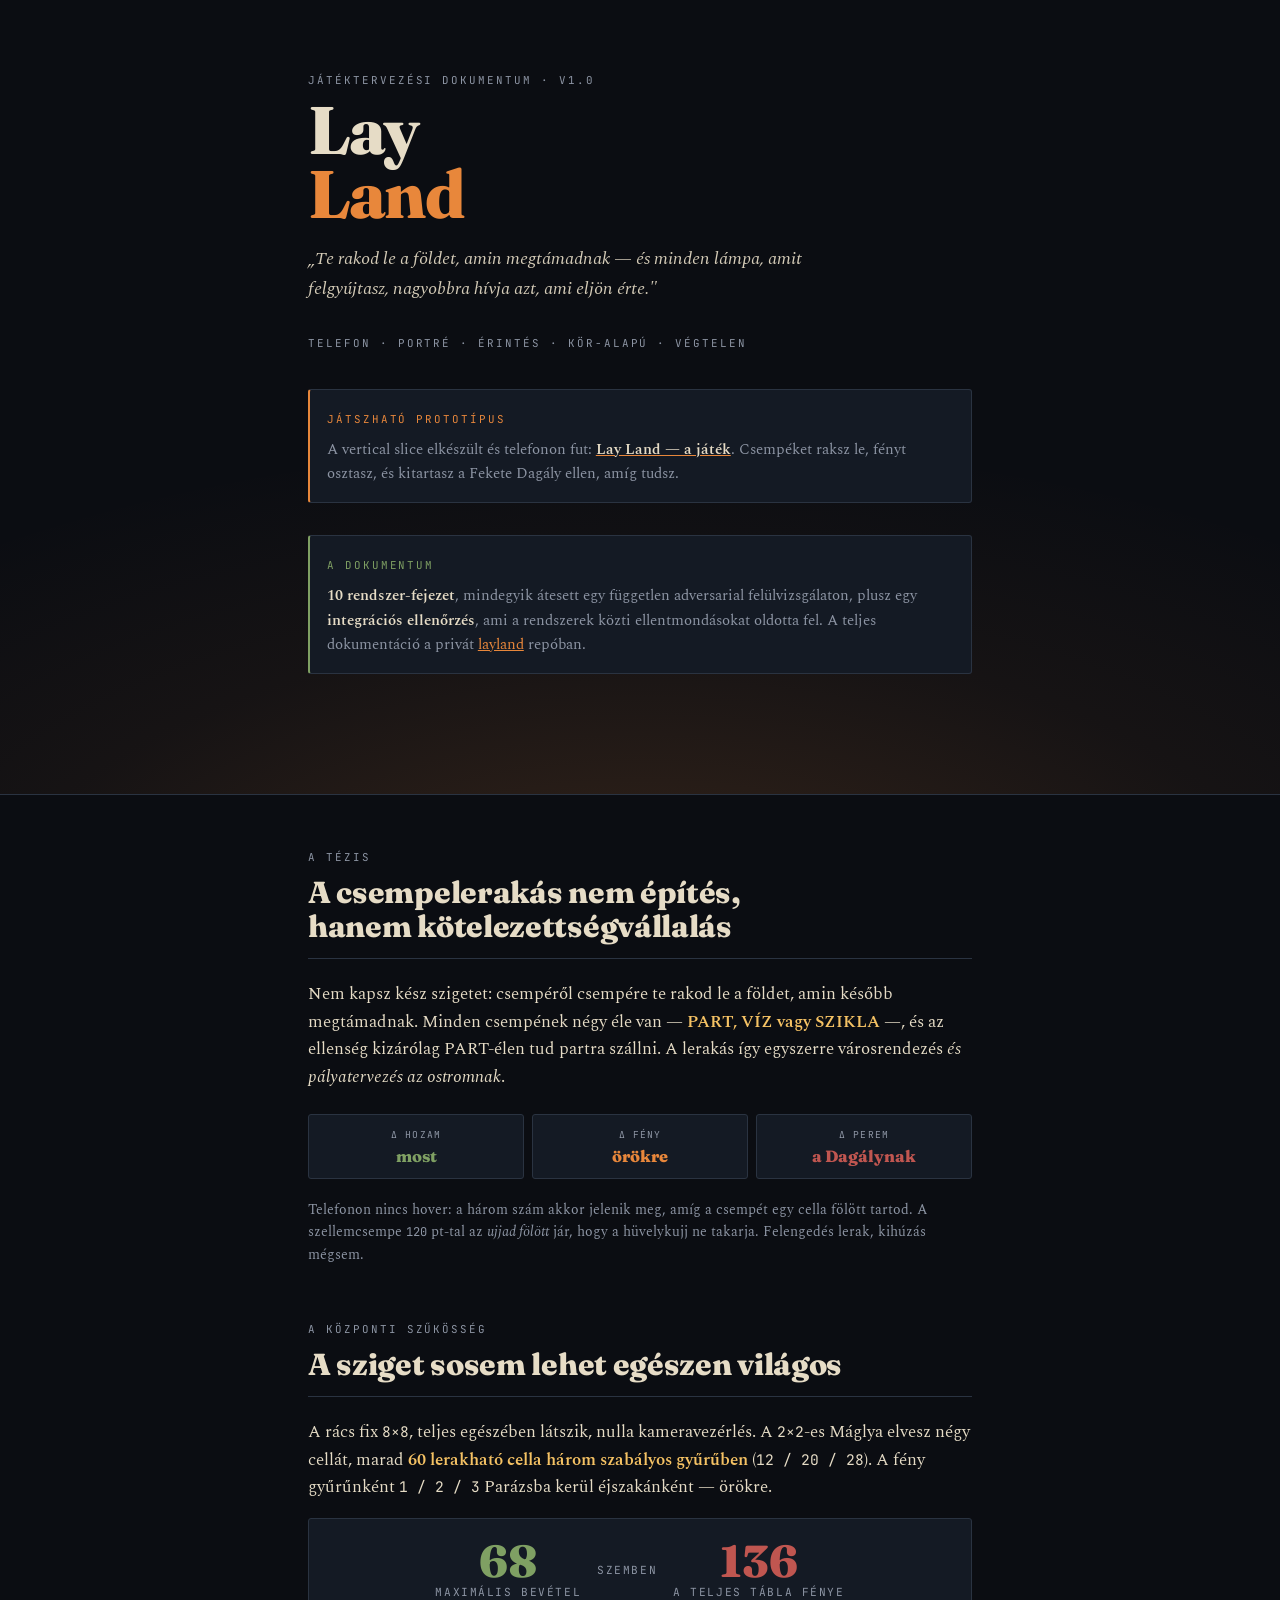
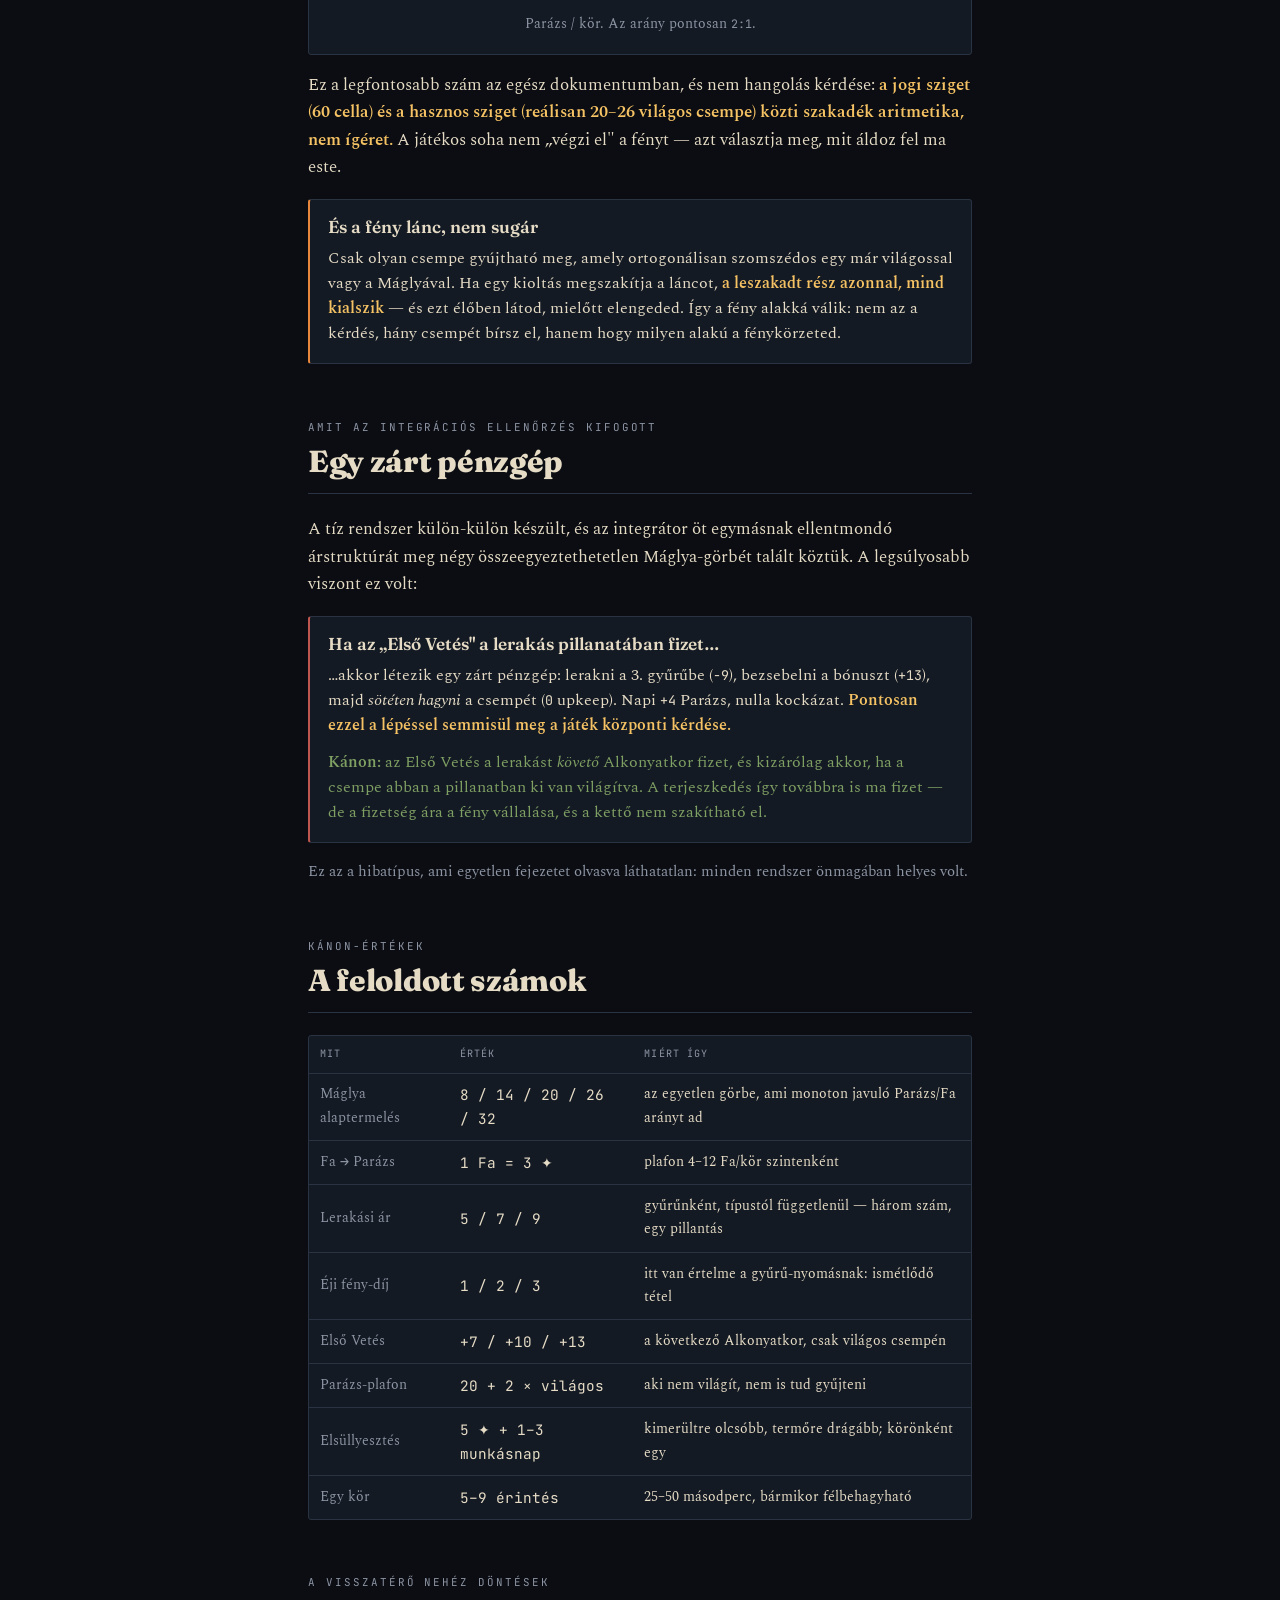
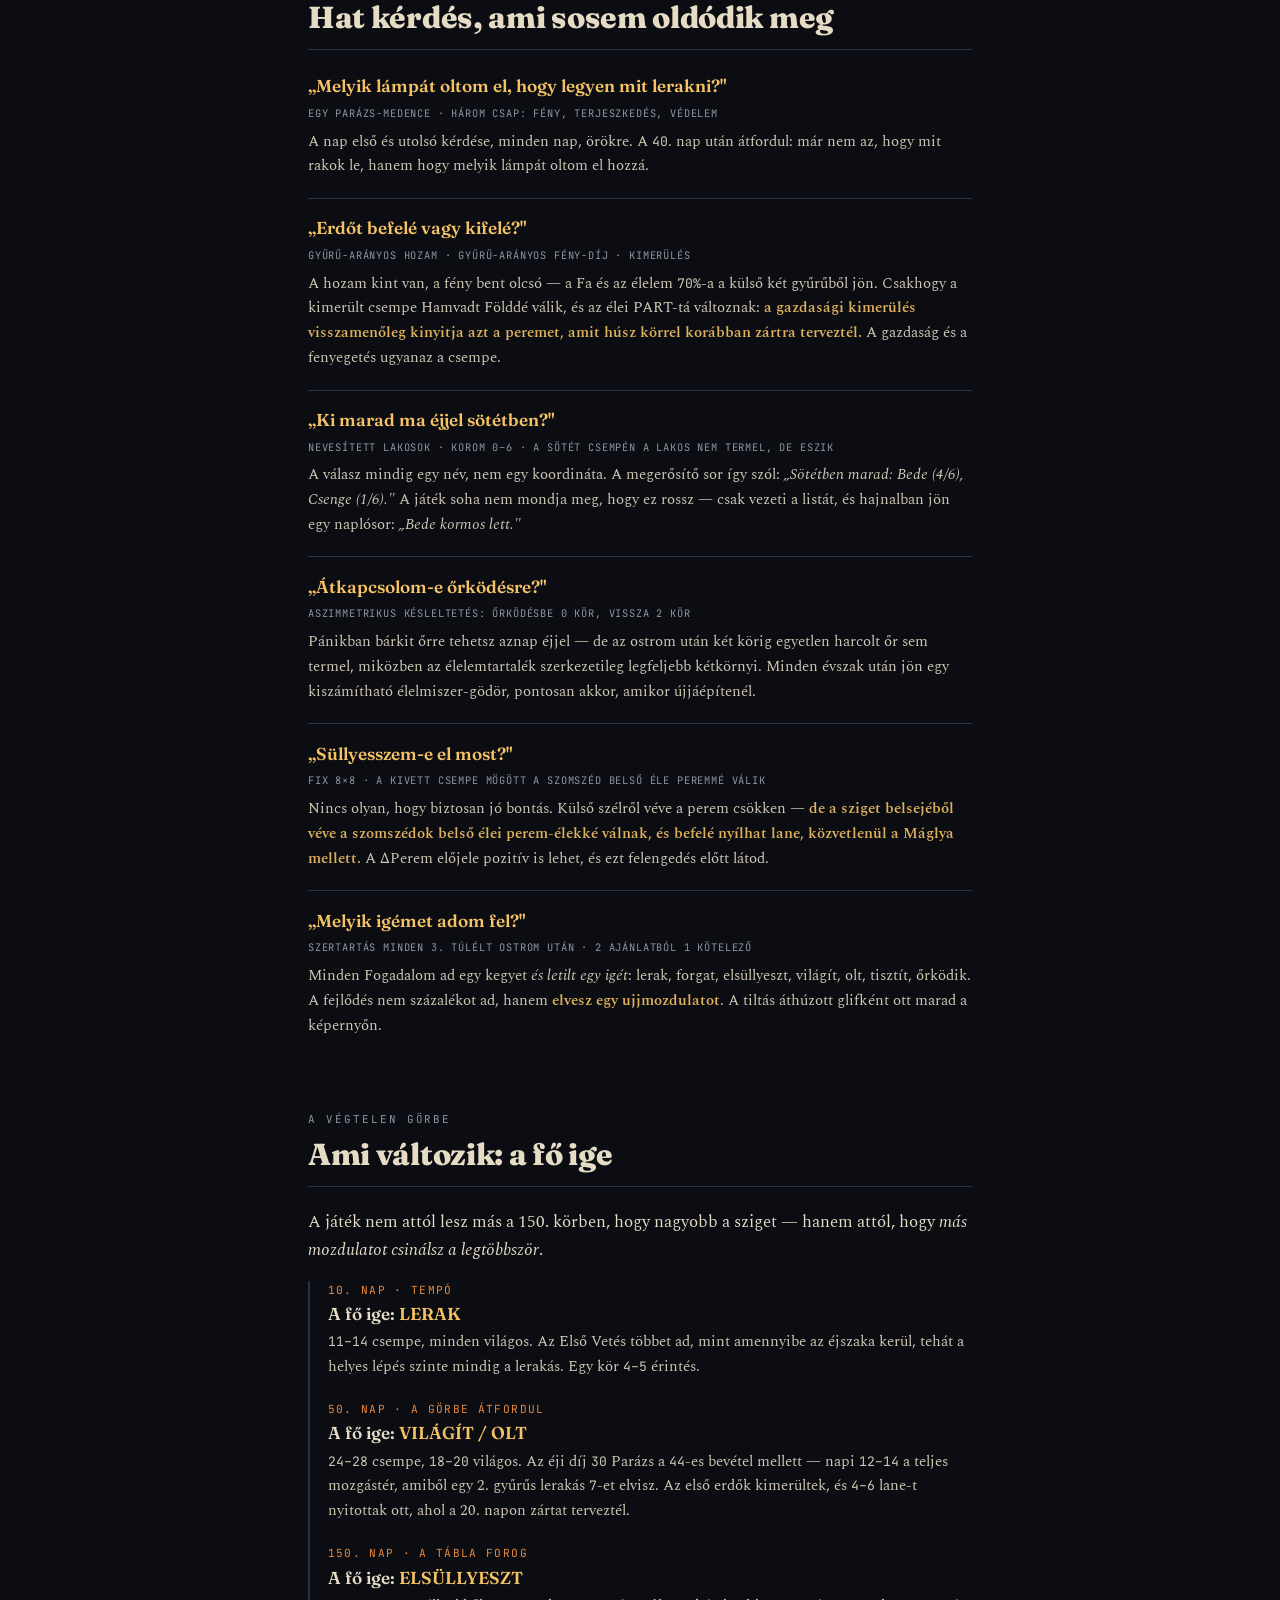
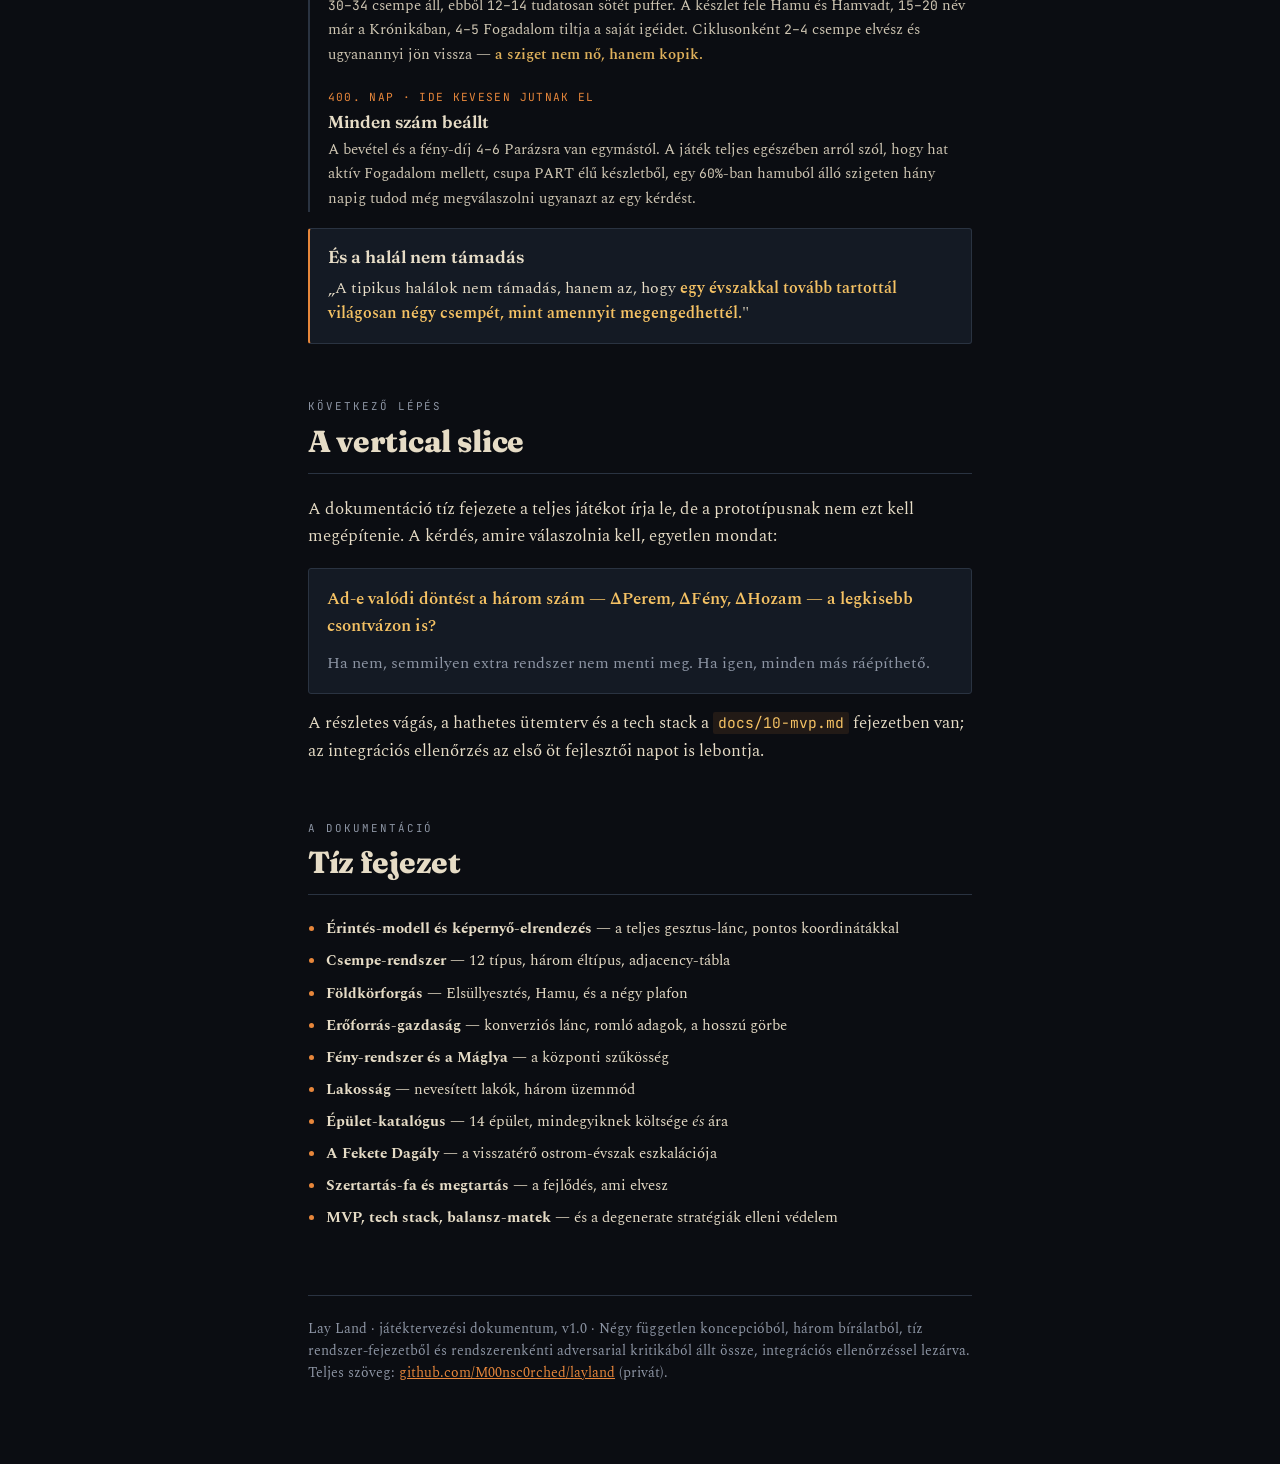
<file: docs/VfjkiUQp5s6M5Z2VpJJ5nb/index.html>
<!doctype html><html><head><meta charset=utf8><meta name=viewport content="width=device-width,initial-scale=1"><style>:root{color-scheme:light}body{margin:0;padding:0;font:14px -apple-system,BlinkMacSystemFont,sans-serif;background:#faf9f5;color:#141413}img{max-width:100%}[hidden]:not([hidden=until-found]){display:none!important}</style></head><body>
<title>Lay Land tervkönyv</title>
<link rel="preconnect" href="https://fonts.googleapis.com">
<link rel="preconnect" href="https://fonts.gstatic.com" crossorigin>
<link rel="stylesheet" href="https://fonts.googleapis.com/css2?family=Fraunces:opsz,wght@9..144,600;9..144,800&family=Spectral:ital,wght@0,400;0,600;1,400&family=JetBrains+Mono:wght@400;700&display=swap">
<style>
  :root{
    --void:#0B0D12;
    --ground:#141A24;
    --line:#2A3341;
    --ember:#E8873B;
    --hot:#F5C264;
    --parch:#E6DCC6;
    --muted:#8D95A4;
    --moss:#7FA063;
    --blood:#C05650;
    --maxw:44rem;
    color-scheme:dark;
  }
  *{box-sizing:border-box}
  body{
    margin:0;background:var(--void);color:var(--parch);
    font-family:"Spectral",Georgia,"Times New Roman",serif;
    font-size:17px;line-height:1.62;-webkit-font-smoothing:antialiased;
  }
  .wrap{max-width:var(--maxw);margin:0 auto;padding:0 1.25rem 5rem}
  h1,h2,h3{font-family:"Fraunces","Iowan Old Style",Georgia,serif;text-wrap:balance;margin:0}
  h1{font-weight:800;font-size:clamp(2.6rem,12vw,4.2rem);line-height:.95;letter-spacing:-.02em}
  h2{font-weight:800;font-size:clamp(1.45rem,5.5vw,1.9rem);line-height:1.15;letter-spacing:-.01em}
  h3{font-weight:600;font-size:1.08rem;line-height:1.3}
  p{margin:0}
  strong{color:var(--hot);font-weight:600}
  code,.num{font-family:"JetBrains Mono",ui-monospace,Menlo,monospace;font-size:.86em;font-variant-numeric:tabular-nums}
  code{color:var(--hot);background:rgba(232,135,59,.10);padding:.08em .34em;border-radius:2px}
  .eyebrow{font-family:"JetBrains Mono",monospace;font-size:.68rem;letter-spacing:.18em;text-transform:uppercase;color:var(--muted)}

  header{
    padding:4.5rem 0 2.5rem;
    background:radial-gradient(120% 90% at 50% 118%, rgba(232,135,59,.20) 0%, rgba(232,135,59,.05) 42%, transparent 70%),var(--void);
    border-bottom:1px solid var(--line);
  }
  .title-line{display:flex;flex-direction:column;gap:.55rem}
  h1 .lay{display:block;color:var(--parch)}
  h1 .land{display:block;color:var(--ember)}
  .tagline{font-size:1.14rem;color:var(--parch);opacity:.92;max-width:33rem;margin-top:1.15rem;font-style:italic}
  .byline{margin-top:1.6rem}

  .status{margin:2rem 0 0;border:1px solid var(--line);border-left:2px solid var(--moss);background:var(--ground);padding:.95rem 1.05rem;border-radius:3px}
  .status .eyebrow{color:var(--moss)}
  .status p{font-size:.94rem;color:var(--muted);margin-top:.35rem}
  .status b{color:var(--parch);font-weight:600}
  .status a{color:var(--ember)}

  section{padding-top:3.4rem}
  .sechead{display:flex;flex-direction:column;gap:.5rem;margin-bottom:1.4rem}
  .sechead .rule{height:1px;background:var(--line);margin-top:.35rem}
  .stack{display:flex;flex-direction:column;gap:1.05rem}
  .lede{font-size:1.06rem}

  .triad{display:grid;grid-template-columns:repeat(3,1fr);gap:.5rem;margin:.4rem 0 .2rem}
  .tri{border:1px solid var(--line);background:var(--ground);border-radius:3px;padding:.7rem .6rem;text-align:center}
  .tri .k{font-family:"JetBrains Mono",monospace;font-size:.6rem;letter-spacing:.12em;text-transform:uppercase;color:var(--muted);display:block}
  .tri .v{font-family:"Fraunces",serif;font-weight:800;font-size:1.02rem;display:block;margin-top:.3rem;line-height:1.2}
  .tri.peri .v{color:var(--blood)}
  .tri.light .v{color:var(--ember)}
  .tri.yield .v{color:var(--moss)}

  .card{border:1px solid var(--line);background:var(--ground);border-radius:3px;padding:1.05rem 1.1rem}
  .card h3{margin-bottom:.45rem}
  .card p{font-size:.97rem}
  .card + .card{margin-top:.75rem}
  .card.key{border-left:2px solid var(--ember)}

  /* the proof block */
  .proof{border:1px solid var(--line);background:var(--ground);border-radius:3px;padding:1.2rem 1.1rem;text-align:center}
  .proof .row{display:flex;align-items:baseline;justify-content:center;gap:1rem;flex-wrap:wrap}
  .proof .big{font-family:"Fraunces",serif;font-weight:800;font-size:clamp(2rem,9vw,2.8rem);line-height:1}
  .proof .in{color:var(--moss)}
  .proof .out{color:var(--blood)}
  .proof .vs{font-family:"JetBrains Mono",monospace;font-size:.7rem;letter-spacing:.14em;color:var(--muted);text-transform:uppercase}
  .proof .cap{font-size:.85rem;color:var(--muted);margin-top:.7rem}

  /* decisions */
  .dec{border-top:1px solid var(--line);padding:1.15rem 0}
  .dec:first-of-type{border-top:none;padding-top:.2rem}
  .dec h3{color:var(--hot)}
  .dec .from{font-family:"JetBrains Mono",monospace;font-size:.65rem;letter-spacing:.08em;text-transform:uppercase;color:var(--muted);margin:.45rem 0 .5rem;display:block}
  .dec p{font-size:.96rem;opacity:.9}

  /* curve */
  .curve{border-left:2px solid var(--line);padding:0 0 1.3rem 1.1rem}
  .curve:last-child{padding-bottom:0}
  .curve .d{font-family:"JetBrains Mono",monospace;font-size:.7rem;letter-spacing:.12em;text-transform:uppercase;color:var(--ember);display:block;margin-bottom:.25rem}
  .curve h3{margin-bottom:.3rem}
  .curve p{font-size:.95rem;opacity:.9}
  .curve .verb{color:var(--hot);font-weight:600}

  .tscroll{overflow-x:auto;border:1px solid var(--line);border-radius:3px;background:var(--ground)}
  table{border-collapse:collapse;width:100%;min-width:26rem}
  th,td{padding:.62rem .7rem;text-align:left;border-bottom:1px solid var(--line);font-size:.9rem}
  th{font-family:"JetBrains Mono",monospace;font-size:.63rem;letter-spacing:.11em;text-transform:uppercase;color:var(--muted);font-weight:400;white-space:nowrap}
  td{font-variant-numeric:tabular-nums}
  tbody tr:last-child td{border-bottom:none}
  td.n{font-family:"JetBrains Mono",monospace;color:var(--parch)}
  td:first-child{color:var(--muted)}

  ul.plain{margin:0;padding-left:1.1rem}
  ul.plain li{margin-bottom:.45rem;font-size:.96rem}
  ul.plain li::marker{color:var(--ember)}

  footer{margin-top:4rem;padding-top:1.4rem;border-top:1px solid var(--line);color:var(--muted);font-size:.85rem}
  footer a{color:var(--ember)}
  a:focus-visible{outline:2px solid var(--hot);outline-offset:3px}
  @media(prefers-reduced-motion:no-preference){
    .ember-pulse{animation:pulse 5.5s ease-in-out infinite}
    @keyframes pulse{0%,100%{opacity:.85}50%{opacity:1}}
  }
</style>

<header>
  <div class="wrap">
    <div class="title-line">
      <span class="eyebrow">Játéktervezési dokumentum · v1.0</span>
      <h1><span class="lay">Lay</span><span class="land ember-pulse">Land</span></h1>
    </div>
    <p class="tagline">„Te rakod le a földet, amin megtámadnak — és minden lámpa, amit felgyújtasz, nagyobbra hívja azt, ami eljön érte."</p>
    <div class="byline">
      <span class="eyebrow">Telefon · portré · érintés · kör-alapú · végtelen</span>
    </div>

    <div class="status" style="border-left-color:var(--ember)">
      <span class="eyebrow" style="color:var(--ember)">Játszható prototípus</span>
      <p>A vertical slice elkészült és telefonon fut: <a href="../1HZNLhotXR7wHGXf8eRKVN/"><b>Lay Land — a játék</b></a>. Csempéket raksz le, fényt osztasz, és kitartasz a Fekete Dagály ellen, amíg tudsz.</p>
    </div>

    <div class="status">
      <span class="eyebrow">A dokumentum</span>
      <p><b>10 rendszer-fejezet</b>, mindegyik átesett egy független adversarial felülvizsgálaton, plusz egy <b>integrációs ellenőrzés</b>, ami a rendszerek közti ellentmondásokat oldotta fel. A teljes dokumentáció a privát <a href="https://github.com/M00nsc0rched/layland">layland</a> repóban.</p>
    </div>
  </div>
</header>

<div class="wrap">

  <section>
    <div class="sechead">
      <span class="eyebrow">A tézis</span>
      <h2>A csempelerakás nem építés, hanem kötelezettségvállalás</h2>
      <div class="rule"></div>
    </div>
    <div class="stack">
      <p class="lede">Nem kapsz kész szigetet: csempéről csempére te rakod le a földet, amin később megtámadnak. Minden csempének négy éle van — <strong>PART, VÍZ vagy SZIKLA</strong> —, és az ellenség kizárólag PART-élen tud partra szállni. A lerakás így egyszerre városrendezés <em>és pályatervezés az ostromnak</em>.</p>

      <div class="triad">
        <div class="tri yield"><span class="k">Δ Hozam</span><span class="v">most</span></div>
        <div class="tri light"><span class="k">Δ Fény</span><span class="v">örökre</span></div>
        <div class="tri peri"><span class="k">Δ Perem</span><span class="v">a Dagálynak</span></div>
      </div>
      <p style="font-size:.88rem;color:var(--muted)">Telefonon nincs hover: a három szám akkor jelenik meg, amíg a csempét egy cella fölött tartod. A szellemcsempe <span class="num">120</span> pt-tal az <em>ujjad fölött</em> jár, hogy a hüvelykujj ne takarja. Felengedés lerak, kihúzás mégsem.</p>
    </div>
  </section>

  <section>
    <div class="sechead">
      <span class="eyebrow">A központi szűkösség</span>
      <h2>A sziget sosem lehet egészen világos</h2>
      <div class="rule"></div>
    </div>
    <div class="stack">
      <p>A rács fix <span class="num">8×8</span>, teljes egészében látszik, nulla kameravezérlés. A <span class="num">2×2</span>-es Máglya elvesz négy cellát, marad <strong>60 lerakható cella három szabályos gyűrűben</strong> (<span class="num">12 / 20 / 28</span>). A fény gyűrűnként <span class="num">1 / 2 / 3</span> Parázsba kerül éjszakánként — örökre.</p>

      <div class="proof">
        <div class="row">
          <div><div class="big in">68</div><div class="vs">maximális bevétel</div></div>
          <div class="vs" style="align-self:center">szemben</div>
          <div><div class="big out">136</div><div class="vs">a teljes tábla fénye</div></div>
        </div>
        <p class="cap">Parázs / kör. Az arány pontosan <span class="num">2:1</span>.</p>
      </div>

      <p>Ez a legfontosabb szám az egész dokumentumban, és nem hangolás kérdése: <strong>a jogi sziget (60 cella) és a hasznos sziget (reálisan 20–26 világos csempe) közti szakadék aritmetika, nem ígéret.</strong> A játékos soha nem „végzi el" a fényt — azt választja meg, mit áldoz fel ma este.</p>

      <div class="card key">
        <h3>És a fény lánc, nem sugár</h3>
        <p>Csak olyan csempe gyújtható meg, amely ortogonálisan szomszédos egy már világossal vagy a Máglyával. Ha egy kioltás megszakítja a láncot, <strong>a leszakadt rész azonnal, mind kialszik</strong> — és ezt élőben látod, mielőtt elengeded. Így a fény alakká válik: nem az a kérdés, hány csempét bírsz el, hanem hogy milyen alakú a fénykörzeted.</p>
      </div>
    </div>
  </section>

  <section>
    <div class="sechead">
      <span class="eyebrow">Amit az integrációs ellenőrzés kifogott</span>
      <h2>Egy zárt pénzgép</h2>
      <div class="rule"></div>
    </div>
    <div class="stack">
      <p>A tíz rendszer külön-külön készült, és az integrátor öt egymásnak ellentmondó árstruktúrát meg négy összeegyeztethetetlen Máglya-görbét talált köztük. A legsúlyosabb viszont ez volt:</p>
      <div class="card" style="border-left:2px solid var(--blood)">
        <h3>Ha az „Első Vetés" a lerakás pillanatában fizet…</h3>
        <p>…akkor létezik egy zárt pénzgép: lerakni a 3. gyűrűbe (<span class="num">−9</span>), bezsebelni a bónuszt (<span class="num">+13</span>), majd <em>sötéten hagyni</em> a csempét (<span class="num">0</span> upkeep). Napi <span class="num">+4</span> Parázs, nulla kockázat. <strong>Pontosan ezzel a lépéssel semmisül meg a játék központi kérdése.</strong></p>
        <p style="margin-top:.7rem;color:var(--moss)"><strong style="color:var(--moss)">Kánon:</strong> az Első Vetés a lerakást <em>követő</em> Alkonyatkor fizet, és kizárólag akkor, ha a csempe abban a pillanatban ki van világítva. A terjeszkedés így továbbra is ma fizet — de a fizetség ára a fény vállalása, és a kettő nem szakítható el.</p>
      </div>
      <p style="font-size:.92rem;color:var(--muted)">Ez az a hibatípus, ami egyetlen fejezetet olvasva láthatatlan: minden rendszer önmagában helyes volt.</p>
    </div>
  </section>

  <section>
    <div class="sechead">
      <span class="eyebrow">Kánon-értékek</span>
      <h2>A feloldott számok</h2>
      <div class="rule"></div>
    </div>
    <div class="tscroll">
      <table>
        <thead><tr><th>Mit</th><th>Érték</th><th>Miért így</th></tr></thead>
        <tbody>
          <tr><td>Máglya alaptermelés</td><td class="n">8 / 14 / 20 / 26 / 32</td><td>az egyetlen görbe, ami monoton javuló Parázs/Fa arányt ad</td></tr>
          <tr><td>Fa → Parázs</td><td class="n">1 Fa = 3 ✦</td><td>plafon 4–12 Fa/kör szintenként</td></tr>
          <tr><td>Lerakási ár</td><td class="n">5 / 7 / 9</td><td>gyűrűnként, típustól függetlenül — három szám, egy pillantás</td></tr>
          <tr><td>Éji fény-díj</td><td class="n">1 / 2 / 3</td><td>itt van értelme a gyűrű-nyomásnak: ismétlődő tétel</td></tr>
          <tr><td>Első Vetés</td><td class="n">+7 / +10 / +13</td><td>a következő Alkonyatkor, csak világos csempén</td></tr>
          <tr><td>Parázs-plafon</td><td class="n">20 + 2 × világos</td><td>aki nem világít, nem is tud gyűjteni</td></tr>
          <tr><td>Elsüllyesztés</td><td class="n">5 ✦ + 1–3 munkásnap</td><td>kimerültre olcsóbb, termőre drágább; körönként egy</td></tr>
          <tr><td>Egy kör</td><td class="n">5–9 érintés</td><td>25–50 másodperc, bármikor félbehagyható</td></tr>
        </tbody>
      </table>
    </div>
  </section>

  <section>
    <div class="sechead">
      <span class="eyebrow">A visszatérő nehéz döntések</span>
      <h2>Hat kérdés, ami sosem oldódik meg</h2>
      <div class="rule"></div>
    </div>
    <div>
      <div class="dec">
        <h3>„Melyik lámpát oltom el, hogy legyen mit lerakni?"</h3>
        <span class="from">Egy Parázs-medence · három csap: fény, terjeszkedés, védelem</span>
        <p>A nap első és utolsó kérdése, minden nap, örökre. A <span class="num">40</span>. nap után átfordul: már nem az, hogy mit rakok le, hanem hogy melyik lámpát oltom el hozzá.</p>
      </div>
      <div class="dec">
        <h3>„Erdőt befelé vagy kifelé?"</h3>
        <span class="from">Gyűrű-arányos hozam · gyűrű-arányos fény-díj · kimerülés</span>
        <p>A hozam kint van, a fény bent olcsó — a Fa és az élelem <span class="num">70%</span>-a a külső két gyűrűből jön. Csakhogy a kimerült csempe Hamvadt Földdé válik, és az élei PART-tá változnak: <strong>a gazdasági kimerülés visszamenőleg kinyitja azt a peremet, amit húsz körrel korábban zártra terveztél.</strong> A gazdaság és a fenyegetés ugyanaz a csempe.</p>
      </div>
      <div class="dec">
        <h3>„Ki marad ma éjjel sötétben?"</h3>
        <span class="from">Nevesített lakosok · Korom 0–6 · a sötét csempén a lakos nem termel, de eszik</span>
        <p>A válasz mindig egy név, nem egy koordináta. A megerősítő sor így szól: <em>„Sötétben marad: Bede (4/6), Csenge (1/6)."</em> A játék soha nem mondja meg, hogy ez rossz — csak vezeti a listát, és hajnalban jön egy naplósor: <em>„Bede kormos lett."</em></p>
      </div>
      <div class="dec">
        <h3>„Átkapcsolom-e őrködésre?"</h3>
        <span class="from">Aszimmetrikus késleltetés: őrködésbe 0 kör, vissza 2 kör</span>
        <p>Pánikban bárkit őrre tehetsz aznap éjjel — de az ostrom után két körig egyetlen harcolt őr sem termel, miközben az élelemtartalék szerkezetileg legfeljebb kétkörnyi. Minden évszak után jön egy kiszámítható élelmiszer-gödör, pontosan akkor, amikor újjáépítenél.</p>
      </div>
      <div class="dec">
        <h3>„Süllyesszem-e el most?"</h3>
        <span class="from">Fix 8×8 · a kivett csempe mögött a szomszéd belső éle peremmé válik</span>
        <p>Nincs olyan, hogy biztosan jó bontás. Külső szélről véve a perem csökken — <strong>de a sziget belsejéből véve a szomszédok belső élei perem-élekké válnak, és befelé nyílhat lane, közvetlenül a Máglya mellett.</strong> A ΔPerem előjele pozitív is lehet, és ezt felengedés előtt látod.</p>
      </div>
      <div class="dec">
        <h3>„Melyik igémet adom fel?"</h3>
        <span class="from">Szertartás minden 3. túlélt ostrom után · 2 ajánlatból 1 kötelező</span>
        <p>Minden Fogadalom ad egy kegyet <em>és letilt egy igét</em>: lerak, forgat, elsüllyeszt, világít, olt, tisztít, őrködik. A fejlődés nem százalékot ad, hanem <strong>elvesz egy ujjmozdulatot</strong>. A tiltás áthúzott glifként ott marad a képernyőn.</p>
      </div>
    </div>
  </section>

  <section>
    <div class="sechead">
      <span class="eyebrow">A végtelen görbe</span>
      <h2>Ami változik: a fő ige</h2>
      <div class="rule"></div>
    </div>
    <div class="stack">
      <p>A játék nem attól lesz más a 150. körben, hogy nagyobb a sziget — hanem attól, hogy <em>más mozdulatot csinálsz a legtöbbször</em>.</p>
      <div>
        <div class="curve">
          <span class="d">10. nap · tempó</span>
          <h3>A fő ige: <span class="verb">LERAK</span></h3>
          <p><span class="num">11–14</span> csempe, minden világos. Az Első Vetés többet ad, mint amennyibe az éjszaka kerül, tehát a helyes lépés szinte mindig a lerakás. Egy kör <span class="num">4–5</span> érintés.</p>
        </div>
        <div class="curve">
          <span class="d">50. nap · a görbe átfordul</span>
          <h3>A fő ige: <span class="verb">VILÁGÍT / OLT</span></h3>
          <p><span class="num">24–28</span> csempe, <span class="num">18–20</span> világos. Az éji díj <span class="num">30</span> Parázs a <span class="num">44</span>-es bevétel mellett — napi <span class="num">12–14</span> a teljes mozgástér, amiből egy 2. gyűrűs lerakás <span class="num">7</span>-et elvisz. Az első erdők kimerültek, és <span class="num">4–6</span> lane-t nyitottak ott, ahol a 20. napon zártat terveztél.</p>
        </div>
        <div class="curve">
          <span class="d">150. nap · a tábla forog</span>
          <h3>A fő ige: <span class="verb">ELSÜLLYESZT</span></h3>
          <p><span class="num">30–34</span> csempe áll, ebből <span class="num">12–14</span> tudatosan sötét puffer. A készlet fele Hamu és Hamvadt, <span class="num">15–20</span> név már a Krónikában, <span class="num">4–5</span> Fogadalom tiltja a saját igéidet. Ciklusonként <span class="num">2–4</span> csempe elvész és ugyanannyi jön vissza — <strong>a sziget nem nő, hanem kopik.</strong></p>
        </div>
        <div class="curve">
          <span class="d">400. nap · ide kevesen jutnak el</span>
          <h3>Minden szám beállt</h3>
          <p>A bevétel és a fény-díj <span class="num">4–6</span> Parázsra van egymástól. A játék teljes egészében arról szól, hogy hat aktív Fogadalom mellett, csupa PART élű készletből, egy <span class="num">60%</span>-ban hamuból álló szigeten hány napig tudod még megválaszolni ugyanazt az egy kérdést.</p>
        </div>
      </div>
      <div class="card key">
        <h3>És a halál nem támadás</h3>
        <p>„A tipikus halálok nem támadás, hanem az, hogy <strong>egy évszakkal tovább tartottál világosan négy csempét, mint amennyit megengedhettél.</strong>"</p>
      </div>
    </div>
  </section>

  <section>
    <div class="sechead">
      <span class="eyebrow">Következő lépés</span>
      <h2>A vertical slice</h2>
      <div class="rule"></div>
    </div>
    <div class="stack">
      <p>A dokumentáció tíz fejezete a teljes játékot írja le, de a prototípusnak nem ezt kell megépítenie. A kérdés, amire válaszolnia kell, egyetlen mondat:</p>
      <div class="card">
        <p style="font-size:1.04rem"><strong>Ad-e valódi döntést a három szám — ΔPerem, ΔFény, ΔHozam — a legkisebb csontvázon is?</strong></p>
        <p style="margin-top:.7rem;color:var(--muted)">Ha nem, semmilyen extra rendszer nem menti meg. Ha igen, minden más ráépíthető.</p>
      </div>
      <p>A részletes vágás, a hathetes ütemterv és a tech stack a <code>docs/10-mvp.md</code> fejezetben van; az integrációs ellenőrzés az első öt fejlesztői napot is lebontja.</p>
    </div>
  </section>

  <section>
    <div class="sechead">
      <span class="eyebrow">A dokumentáció</span>
      <h2>Tíz fejezet</h2>
      <div class="rule"></div>
    </div>
    <ul class="plain">
      <li><b>Érintés-modell és képernyő-elrendezés</b> — a teljes gesztus-lánc, pontos koordinátákkal</li>
      <li><b>Csempe-rendszer</b> — 12 típus, három éltípus, adjacency-tábla</li>
      <li><b>Földkörforgás</b> — Elsüllyesztés, Hamu, és a négy plafon</li>
      <li><b>Erőforrás-gazdaság</b> — konverziós lánc, romló adagok, a hosszú görbe</li>
      <li><b>Fény-rendszer és a Máglya</b> — a központi szűkösség</li>
      <li><b>Lakosság</b> — nevesített lakók, három üzemmód</li>
      <li><b>Épület-katalógus</b> — 14 épület, mindegyiknek költsége <em>és</em> ára</li>
      <li><b>A Fekete Dagály</b> — a visszatérő ostrom-évszak eszkalációja</li>
      <li><b>Szertartás-fa és megtartás</b> — a fejlődés, ami elvesz</li>
      <li><b>MVP, tech stack, balansz-matek</b> — és a degenerate stratégiák elleni védelem</li>
    </ul>
  </section>

  <footer>
    <p>Lay Land · játéktervezési dokumentum, v1.0 · Négy független koncepcióból, három bírálatból, tíz rendszer-fejezetből és rendszerenkénti adversarial kritikából állt össze, integrációs ellenőrzéssel lezárva. Teljes szöveg: <a href="https://github.com/M00nsc0rched/layland">github.com/M00nsc0rched/layland</a> (privát).</p>
  </footer>
</div>

</body></html>
</file>
<file: css/app.css>
/* Tanulás — iPhone 15 Pro Max (430×932) és iPad 5. gen (768×1024, iPadOS 16 / Safari 16) */

:root {
  --brand: #4263eb;
  --brand-2: #6741d9;
  --on-brand: #fff;
  --bg: #f2f2f7;
  --surface: #fff;
  --fill: rgba(118, 118, 128, .12);
  --text: #111114;
  --text-2: #55555f;
  --text-3: #8a8a94;
  --border: rgba(60, 60, 67, .16);
  --accent: #3b5bdb;
  --accent-soft: rgba(66, 99, 235, .1);
  --danger: #d92d20;
  --star: #f08c00;
  --bar: rgba(249, 249, 251, .86);
  --shadow: 0 1px 2px rgba(0, 0, 0, .05), 0 2px 10px rgba(0, 0, 0, .04);
  --radius: 14px;
  --nav-w: 256px;
  --gutter: 16px;
  --safe-t: env(safe-area-inset-top, 0px);
  --safe-b: env(safe-area-inset-bottom, 0px);
  --safe-l: env(safe-area-inset-left, 0px);
  --safe-r: env(safe-area-inset-right, 0px);
  --tabbar-h: 56px;
  color-scheme: light;
}

@media (prefers-color-scheme: dark) {
  :root:not([data-theme="light"]) {
    --brand: #2b3a99;
    --brand-2: #4a2f9e;
    --bg: #000;
    --surface: #1c1c1e;
    --fill: rgba(118, 118, 128, .24);
    --text: #f2f2f7;
    --text-2: #b4b4bc;
    --text-3: #7f7f88;
    --border: rgba(84, 84, 88, .55);
    --accent: #91a7ff;
    --accent-soft: rgba(145, 167, 255, .16);
    --danger: #ff6b6b;
    --star: #ffc53d;
    --bar: rgba(22, 22, 24, .86);
    --shadow: none;
    color-scheme: dark;
  }
}

:root[data-theme="dark"] {
  --brand: #2b3a99;
  --brand-2: #4a2f9e;
  --bg: #000;
  --surface: #1c1c1e;
  --fill: rgba(118, 118, 128, .24);
  --text: #f2f2f7;
  --text-2: #b4b4bc;
  --text-3: #7f7f88;
  --border: rgba(84, 84, 88, .55);
  --accent: #91a7ff;
  --accent-soft: rgba(145, 167, 255, .16);
  --danger: #ff6b6b;
  --star: #ffc53d;
  --bar: rgba(22, 22, 24, .86);
  --shadow: none;
  color-scheme: dark;
}

*, *::before, *::after { box-sizing: border-box; }

html {
  -webkit-text-size-adjust: 100%;
  text-size-adjust: 100%;
  background: var(--bg);
  overscroll-behavior-y: none;
}

body {
  margin: 0;
  min-height: 100vh;
  min-height: 100dvh;
  background: var(--bg);
  color: var(--text);
  font: 17px/1.4 -apple-system, BlinkMacSystemFont, "SF Pro Text", "Segoe UI", Roboto, "Helvetica Neue", Arial, sans-serif;
  -webkit-font-smoothing: antialiased;
  -webkit-tap-highlight-color: transparent;
  touch-action: manipulation;
  overscroll-behavior-y: none;
}

button, input { font: inherit; color: inherit; }
button { cursor: pointer; }
a { color: var(--accent); }
[tabindex="-1"]:focus { outline: none; }
:focus-visible { outline: 3px solid var(--accent); outline-offset: 2px; }
svg { flex: none; }

/* A status bar (black-translucent) alatti sáv mindig márkaszínű, így az óra és az akku jól olvasható. */
.statusbar-bg {
  position: fixed;
  z-index: 40;
  top: 0; left: 0; right: 0;
  height: var(--safe-t);
  background: var(--brand);
}

/* ---------- Menü: iPhone-on alsó tab bar ---------- */

.nav {
  position: fixed;
  z-index: 30;
  left: 0; right: 0; bottom: 0;
  display: flex;
  justify-content: space-around;
  padding: 4px max(8px, var(--safe-r)) var(--safe-b) max(8px, var(--safe-l));
  background: var(--bar);
  -webkit-backdrop-filter: saturate(180%) blur(20px);
  backdrop-filter: saturate(180%) blur(20px);
  border-top: .5px solid var(--border);
}

.nav-brand { display: none; }

.nav-item {
  flex: 1;
  max-width: 160px;
  min-height: var(--tabbar-h);
  display: flex;
  flex-direction: column;
  align-items: center;
  justify-content: center;
  gap: 3px;
  color: var(--text-3);
  text-decoration: none;
  font-size: 11px;
  font-weight: 600;
  letter-spacing: .01em;
}

.nav-item svg {
  width: 26px; height: 26px;
  fill: none; stroke: currentColor; stroke-width: 1.8; stroke-linecap: round; stroke-linejoin: round;
}

.nav-item[aria-current="page"] { color: var(--accent); }
.nav-label-long { display: none; }

/* ---------- Tartalom ---------- */

.main {
  min-height: 100vh;
  min-height: 100dvh;
  padding-top: var(--safe-t);
  padding-bottom: calc(var(--tabbar-h) + 4px + var(--safe-b) + 16px);
}

.topbar {
  position: sticky;
  z-index: 20;
  top: var(--safe-t);
  background: var(--brand);
  color: var(--on-brand);
  padding: 0 max(var(--gutter), var(--safe-r)) 0 max(var(--gutter), var(--safe-l));
}

.topbar-inner {
  max-width: 820px;
  margin: 0 auto;
  min-height: 56px;
  display: flex;
  align-items: center;
  gap: 8px;
}

.topbar h1 {
  flex: 1;
  min-width: 0;
  margin: 0;
  font-size: 21px;
  font-weight: 700;
  letter-spacing: -.01em;
  white-space: nowrap;
  overflow: hidden;
  text-overflow: ellipsis;
}

.icon-btn {
  width: 44px; height: 44px;
  display: inline-grid;
  place-items: center;
  border: 0;
  border-radius: 50%;
  background: rgba(255, 255, 255, .16);
  color: var(--on-brand);
  transition: background .15s, transform .15s;
}
.icon-btn:active { background: rgba(255, 255, 255, .3); transform: scale(.94); }
.icon-btn svg { width: 22px; height: 22px; fill: none; stroke: currentColor; stroke-width: 2; stroke-linecap: round; stroke-linejoin: round; }
.icon-btn.is-busy svg { animation: spin .8s linear infinite; }

@keyframes spin { to { transform: rotate(360deg); } }

.content {
  max-width: 820px;
  margin: 0 auto;
  padding: 16px max(var(--gutter), var(--safe-r)) 8px max(var(--gutter), var(--safe-l));
}

/* Kezdőlap fejléc — ugyanaz a márkaszín folytatódik a topbar alatt */
.hero {
  background: var(--brand);
  color: var(--on-brand);
  padding: 4px max(var(--gutter), var(--safe-r)) 56px max(var(--gutter), var(--safe-l));
}
.hero-inner { max-width: 820px; margin: 0 auto; }
.hero-greet { margin: 0; font-size: 32px; line-height: 1.15; font-weight: 800; letter-spacing: -.02em; }
.hero-date { margin: 6px 0 0; font-size: 16px; opacity: .85; }
.hero + .content { margin-top: -40px; }

.section-title {
  margin: 28px 4px 10px;
  font-size: 20px;
  font-weight: 700;
  letter-spacing: -.01em;
}
.section-title:first-child { margin-top: 8px; }

.lead { margin: 0 4px 14px; color: var(--text-2); font-size: 15px; }
.hint { margin: 20px 4px 0; color: var(--text-3); font-size: 14px; line-height: 1.45; }
.hint strong { color: var(--text-2); font-weight: 600; }

/* Kiemelt kártya a kezdőlapon */
.feature {
  display: flex;
  align-items: center;
  gap: 14px;
  padding: 16px;
  border-radius: 18px;
  background: var(--surface);
  box-shadow: 0 4px 24px rgba(33, 44, 120, .12), var(--shadow);
  color: var(--text);
  text-decoration: none;
  transition: transform .15s;
}
.feature:active { transform: scale(.985); }
.feature-icon {
  width: 52px; height: 52px;
  flex: none;
  display: grid;
  place-items: center;
  border-radius: 14px;
  background: linear-gradient(135deg, #4c6ef5, #7048e8);
  color: #fff;
}
.feature-icon svg { width: 28px; height: 28px; fill: none; stroke: currentColor; stroke-width: 1.8; stroke-linecap: round; stroke-linejoin: round; }
.feature-text { flex: 1; min-width: 0; }
.feature-title { display: block; font-size: 18px; font-weight: 700; }
.feature-sub { display: block; margin-top: 2px; font-size: 14px; color: var(--text-2); }
.chevron { width: 20px; height: 20px; color: var(--text-3); fill: none; stroke: currentColor; stroke-width: 2.2; stroke-linecap: round; stroke-linejoin: round; }

/* Telepítési tipp */
.banner {
  display: flex;
  gap: 12px;
  align-items: flex-start;
  margin-bottom: 14px;
  padding: 14px 8px 14px 16px;
  border-radius: var(--radius);
  background: var(--surface);
  box-shadow: var(--shadow);
  font-size: 15px;
  line-height: 1.45;
  color: var(--text-2);
}
.banner strong { color: var(--text); }
.banner p { flex: 1; margin: 0; }
.inline-icon { width: 18px; height: 18px; vertical-align: -3px; fill: none; stroke: var(--accent); stroke-width: 2; stroke-linecap: round; stroke-linejoin: round; }
.banner-close {
  width: 36px; height: 36px;
  flex: none;
  margin-top: -6px;
  display: grid;
  place-items: center;
  border: 0;
  border-radius: 50%;
  background: transparent;
  color: var(--text-3);
}
.banner-close svg { width: 18px; height: 18px; fill: none; stroke: currentColor; stroke-width: 2.2; stroke-linecap: round; }

/* ---------- Dokumentum lista ---------- */

.doc-list {
  list-style: none;
  margin: 0;
  padding: 0;
  display: grid;
  grid-template-columns: repeat(auto-fill, minmax(320px, 1fr));
  gap: 10px;
}

.doc {
  display: flex;
  align-items: center;
  min-width: 0;
  background: var(--surface);
  border-radius: var(--radius);
  box-shadow: var(--shadow);
}

.doc-main {
  flex: 1;
  min-width: 0;
  display: flex;
  align-items: center;
  gap: 12px;
  padding: 12px 4px 12px 12px;
  min-height: 68px;
  color: var(--text);
  text-decoration: none;
  border-radius: var(--radius) 0 0 var(--radius);
  transition: background .15s;
}
.doc-main:active { background: var(--fill); }

.doc-tile {
  width: 44px; height: 44px;
  flex: none;
  display: grid;
  place-items: center;
  border-radius: 11px;
  font-size: 19px;
  font-weight: 700;
}

.doc-text { flex: 1; min-width: 0; }
.doc-title {
  display: -webkit-box;
  -webkit-line-clamp: 2;
  -webkit-box-orient: vertical;
  overflow: hidden;
  font-size: 16px;
  font-weight: 600;
  line-height: 1.3;
}
.doc-meta {
  display: block;
  margin-top: 3px;
  font-size: 13px;
  color: var(--text-3);
  white-space: nowrap;
  overflow: hidden;
  text-overflow: ellipsis;
}

.badge {
  display: inline-block;
  margin-right: 4px;
  padding: 1px 6px;
  border-radius: 6px;
  background: var(--accent-soft);
  color: var(--accent);
  font-size: 11px;
  font-weight: 700;
  letter-spacing: .02em;
  text-transform: uppercase;
  vertical-align: 1px;
}

.doc-btn {
  width: 44px; height: 44px;
  flex: none;
  display: grid;
  place-items: center;
  border: 0;
  border-radius: 50%;
  background: transparent;
  color: var(--text-3);
  transition: transform .15s, background .15s;
}
.doc-btn:last-child { margin-right: 6px; }
.doc-btn:active { background: var(--fill); transform: scale(.9); }
.doc-btn svg { width: 22px; height: 22px; fill: none; stroke: currentColor; stroke-width: 1.8; stroke-linejoin: round; stroke-linecap: round; }
.doc-btn[aria-pressed="true"] { color: var(--star); }
.doc-btn[aria-pressed="true"] svg { fill: currentColor; }
.doc-btn.danger { color: var(--danger); }

/* Monogram színek (világos / sötét) */
.tint-0 { background: #e7f5ff; color: #1971c2; }
.tint-1 { background: #f3f0ff; color: #6741d9; }
.tint-2 { background: #ebfbee; color: #2b8a3e; }
.tint-3 { background: #fff4e6; color: #d9480f; }
.tint-4 { background: #fff0f6; color: #c2255c; }
.tint-5 { background: #e3fafc; color: #0c8599; }
@media (prefers-color-scheme: dark) {
  :root:not([data-theme="light"]) .tint-0 { background: rgba(77, 171, 247, .18); color: #74c0fc; }
  :root:not([data-theme="light"]) .tint-1 { background: rgba(151, 117, 250, .2); color: #b197fc; }
  :root:not([data-theme="light"]) .tint-2 { background: rgba(81, 207, 102, .16); color: #69db7c; }
  :root:not([data-theme="light"]) .tint-3 { background: rgba(255, 146, 43, .18); color: #ffa94d; }
  :root:not([data-theme="light"]) .tint-4 { background: rgba(240, 101, 149, .18); color: #faa2c1; }
  :root:not([data-theme="light"]) .tint-5 { background: rgba(34, 184, 207, .18); color: #66d9e8; }
}
:root[data-theme="dark"] .tint-0 { background: rgba(77, 171, 247, .18); color: #74c0fc; }
:root[data-theme="dark"] .tint-1 { background: rgba(151, 117, 250, .2); color: #b197fc; }
:root[data-theme="dark"] .tint-2 { background: rgba(81, 207, 102, .16); color: #69db7c; }
:root[data-theme="dark"] .tint-3 { background: rgba(255, 146, 43, .18); color: #ffa94d; }
:root[data-theme="dark"] .tint-4 { background: rgba(240, 101, 149, .18); color: #faa2c1; }
:root[data-theme="dark"] .tint-5 { background: rgba(34, 184, 207, .18); color: #66d9e8; }

.empty {
  margin: 0;
  padding: 18px 16px;
  border-radius: var(--radius);
  background: var(--surface);
  box-shadow: var(--shadow);
  color: var(--text-3);
  font-size: 15px;
  line-height: 1.45;
}
.empty-center { text-align: center; padding: 32px 16px; }

.skeleton {
  height: 68px;
  border-radius: var(--radius);
  background: var(--surface);
  box-shadow: var(--shadow);
  animation: pulse 1.2s ease-in-out infinite;
}
@keyframes pulse { 50% { opacity: .5; } }

/* ---------- Kereső + szegmentált kapcsoló ---------- */

.toolbar {
  display: flex;
  flex-wrap: wrap;
  gap: 10px;
  margin-bottom: 14px;
}

.search {
  position: relative;
  flex: 1 1 180px;
  display: block;
}
.search svg {
  position: absolute;
  left: 11px; top: 50%;
  width: 19px; height: 19px;
  margin-top: -9.5px;
  fill: none; stroke: var(--text-3); stroke-width: 2.2; stroke-linecap: round;
  pointer-events: none;
}
.search input {
  width: 100%;
  height: 44px;
  padding: 0 12px 0 38px;
  border: 0;
  border-radius: 12px;
  background: var(--fill);
  font-size: 17px; /* ≥16px, különben iOS ráközelít fókuszkor */
  -webkit-appearance: none;
  appearance: none;
}
.search input::placeholder { color: var(--text-3); }
.search input::-webkit-search-cancel-button { -webkit-appearance: none; }

.segmented {
  display: inline-flex;
  flex: none;
  padding: 2px;
  border-radius: 10px;
  background: var(--fill);
}
.segmented button {
  min-height: 40px;
  padding: 0 14px;
  border: 0;
  border-radius: 8px;
  background: transparent;
  color: var(--text);
  font-size: 15px;
  font-weight: 500;
  white-space: nowrap;
}
.segmented button[aria-pressed="true"] {
  background: var(--surface);
  font-weight: 600;
  box-shadow: 0 1px 3px rgba(0, 0, 0, .12), 0 0 0 .5px rgba(0, 0, 0, .04);
}
:root[data-theme="dark"] .segmented button[aria-pressed="true"] { background: #636366; }
@media (prefers-color-scheme: dark) {
  :root:not([data-theme="light"]) .segmented button[aria-pressed="true"] { background: #636366; }
}

/* ---------- Beállítások: csoportosított lista ---------- */

.group {
  overflow: hidden;
  border-radius: var(--radius);
  background: var(--surface);
  box-shadow: var(--shadow);
}

.row {
  display: flex;
  align-items: center;
  justify-content: space-between;
  gap: 12px;
  min-height: 52px;
  padding: 8px 16px;
  width: 100%;
  border: 0;
  background: transparent;
  text-align: left;
  font-size: 17px;
}
.row + .row { box-shadow: inset 0 .5px 0 var(--border); }
.row-value { color: var(--text-2); text-align: right; font-size: 16px; }
.row-btn { color: var(--accent); font-weight: 500; }
.row-btn:active { background: var(--fill); }
.row-btn.danger { color: var(--danger); }
.row-text { display: block; padding: 14px 16px; font-size: 15px; line-height: 1.5; color: var(--text-2); }
.row-text ol { margin: 6px 0 0; padding-left: 20px; }
.row-text li + li { margin-top: 4px; }
.row-text strong { color: var(--text); }

.footnote { margin: 24px 4px 0; text-align: center; font-size: 13px; color: var(--text-3); }

/* ---------- Dialógus ---------- */

.sheet {
  width: min(460px, calc(100vw - 24px));
  max-height: calc(100vh - var(--safe-t) - 40px);
  margin: calc(var(--safe-t) + 48px) auto auto;
  padding: 0;
  border: 0;
  border-radius: 18px;
  background: var(--surface);
  color: var(--text);
  box-shadow: 0 20px 60px rgba(0, 0, 0, .3);
}
.sheet::backdrop { background: rgba(0, 0, 0, .4); }
.sheet form { padding: 20px; }
.sheet-title { margin: 0; font-size: 20px; font-weight: 700; }
.sheet-sub { margin: 6px 0 16px; font-size: 14px; color: var(--text-2); line-height: 1.4; }

.field { display: block; margin-bottom: 12px; }
.field-label { display: block; margin: 0 2px 6px; font-size: 13px; font-weight: 600; color: var(--text-2); }
.field-row { display: flex; gap: 8px; align-items: center; }
.field input {
  width: 100%;
  min-width: 0;
  height: 46px;
  padding: 0 12px;
  border: 0;
  border-radius: 12px;
  background: var(--fill);
  font-size: 17px;
  -webkit-appearance: none;
  appearance: none;
}
.field input::placeholder { color: var(--text-3); }
.field-error { min-height: 20px; margin: 0 2px; font-size: 14px; color: var(--danger); }

.sheet-actions { display: flex; gap: 10px; margin-top: 8px; }
.btn {
  flex: 1;
  min-height: 48px;
  border: 0;
  border-radius: 12px;
  background: var(--fill);
  font-size: 17px;
  font-weight: 600;
}
.btn:active { opacity: .8; }
.btn-primary { background: var(--brand); color: var(--on-brand); }
.btn-text {
  flex: none;
  min-height: 44px;
  padding: 0 6px;
  border: 0;
  background: transparent;
  color: var(--accent);
  font-size: 15px;
  font-weight: 600;
}

/* ---------- Toast ---------- */

.toast {
  position: fixed;
  z-index: 50;
  left: 50%;
  bottom: calc(var(--tabbar-h) + var(--safe-b) + 18px);
  max-width: calc(100vw - 32px);
  padding: 12px 18px;
  border-radius: 14px;
  background: rgba(30, 30, 34, .94);
  color: #fff;
  font-size: 15px;
  font-weight: 500;
  text-align: center;
  box-shadow: 0 8px 30px rgba(0, 0, 0, .25);
  opacity: 0;
  pointer-events: none;
  transform: translate(-50%, 12px);
  transition: opacity .2s, transform .2s;
}
.toast.is-visible { opacity: 1; transform: translate(-50%, 0); }

/* ---------- Olvasó: dokumentum teljes képernyőn, az appon belül ---------- */

.is-reading, .is-reading body { overflow: hidden; }
.is-reading .nav, .is-reading .toast, .is-reading .statusbar-bg { display: none; }

.reader {
  position: fixed;
  z-index: 35;
  inset: 0;
  display: flex;
  flex-direction: column;
  background: var(--bg);
}

.reader-bar {
  flex: none;
  display: flex;
  align-items: center;
  gap: 2px;
  min-height: calc(48px + var(--safe-t));
  padding: var(--safe-t) max(6px, var(--safe-r)) 0 max(4px, var(--safe-l));
  background: var(--brand);
  color: var(--on-brand);
}

.reader-back {
  display: inline-flex;
  align-items: center;
  min-height: 44px;
  padding: 0 10px 0 2px;
  border-radius: 10px;
  color: inherit;
  text-decoration: none;
  font-size: 17px;
  font-weight: 500;
}
.reader-back svg, .reader-btn svg {
  fill: none; stroke: currentColor; stroke-width: 2.2; stroke-linecap: round; stroke-linejoin: round;
}
.reader-back svg { width: 28px; height: 28px; }
.reader-back:active, .reader-btn:active { background: rgba(255, 255, 255, .2); }

.reader-title {
  flex: 1;
  min-width: 0;
  margin: 0;
  font-size: 16px;
  font-weight: 600;
  white-space: nowrap;
  overflow: hidden;
  text-overflow: ellipsis;
}

.reader-btn {
  width: 44px; height: 44px;
  flex: none;
  display: inline-grid;
  place-items: center;
  border: 0;
  border-radius: 50%;
  background: transparent;
  color: inherit;
}
.reader-btn svg { width: 22px; height: 22px; }

/* A keret a biztonsági sávokon belül van (--frame-*, JS állítja); a sávokat a dokumentum felső és alsó
   szélének színe tölti ki (--reader-fill-*), így az óra mögött a dokumentum „folytatódik”. */
.reader-body {
  position: relative;
  flex: 1;
  min-height: 0;
  background: linear-gradient(var(--reader-fill-top, var(--bg)) 50%, var(--reader-fill-bottom, var(--bg)) 50%);
}

.reader-frame {
  position: absolute;
  top: var(--frame-top, 0px);
  left: var(--frame-left, 0px);
  width: calc(100% - var(--frame-left, 0px) - var(--frame-right, 0px));
  height: calc(100% - var(--frame-top, 0px) - var(--frame-bottom, 0px));
  border: 0;
  background: transparent;
}

/* Világos dokumentumnál halvány sötétítés az óra alatt (a status bar szövege mindig fehér) */
.reader-scrim {
  display: none;
  position: absolute;
  z-index: 1;
  top: 0; left: 0; right: 0;
  height: calc(var(--safe-t) + 14px);
  background: linear-gradient(rgba(0, 0, 0, .4), rgba(0, 0, 0, 0));
  pointer-events: none;
}
.reader.is-immersive.is-light-top .reader-scrim { display: block; }

.reader-loading {
  position: absolute;
  z-index: 1;
  inset: 0;
  display: flex;
  align-items: center;
  justify-content: center;
  gap: 10px;
  background: var(--bg);
  color: var(--text-3);
  font-size: 16px;
}

.spinner {
  width: 22px; height: 22px;
  border: 2.5px solid var(--border);
  border-top-color: var(--accent);
  border-radius: 50%;
  animation: spin .8s linear infinite;
}

/* Teljes képernyő: a felső sáv eltűnik, egy kis gomb hozza vissza */
.reader.is-immersive .reader-bar { display: none; }
.reader-exit {
  position: absolute;
  z-index: 2;
  right: calc(var(--safe-r) + 12px);
  bottom: calc(var(--safe-b) + 12px);
  width: 42px; height: 42px;
  display: none;
  place-items: center;
  border: 0;
  border-radius: 50%;
  background: rgba(20, 20, 24, .5);
  color: #fff;
  -webkit-backdrop-filter: blur(10px);
  backdrop-filter: blur(10px);
}
.reader-exit svg { width: 20px; height: 20px; fill: none; stroke: currentColor; stroke-width: 2.2; stroke-linecap: round; stroke-linejoin: round; }
.reader.is-immersive .reader-exit { display: grid; }

/* ---------- iPhone fekvő: több vízszintes hely, ugyanaz a tab bar ---------- */

@media (orientation: landscape) and (max-height: 500px) {
  .hero { padding-bottom: 48px; }
  .hero-greet { font-size: 26px; }
  .nav-item { flex-direction: row; gap: 6px; font-size: 13px; }
  .nav-item svg { width: 22px; height: 22px; }
  :root { --tabbar-h: 48px; }
}

/* ---------- iPad (768×1024 és nagyobb): oldalsó menü ---------- */

@media (min-width: 700px) and (min-height: 600px) {
  :root { --gutter: 28px; }

  .nav {
    top: 0;
    right: auto;
    width: calc(var(--nav-w) + var(--safe-l));
    flex-direction: column;
    justify-content: flex-start;
    gap: 2px;
    padding: 0 0 var(--safe-b) var(--safe-l);
    background: var(--surface);
    -webkit-backdrop-filter: none;
    backdrop-filter: none;
    border-top: 0;
    border-right: .5px solid var(--border);
  }

  .nav-brand {
    display: flex;
    align-items: center;
    gap: 10px;
    min-height: calc(56px + var(--safe-t));
    margin-bottom: 12px;
    padding: var(--safe-t) 20px 0;
    background: var(--brand);
    color: var(--on-brand);
    font-size: 21px;
    font-weight: 700;
    letter-spacing: -.01em;
  }
  .nav-logo { width: 26px; height: 26px; }

  .nav-item {
    flex: none;
    max-width: none;
    min-height: 48px;
    margin: 0 12px;
    padding: 0 12px;
    flex-direction: row;
    justify-content: flex-start;
    gap: 10px;
    border-radius: 11px;
    color: var(--text);
    font-size: 16px;
    font-weight: 500;
    letter-spacing: 0;
    white-space: nowrap;
  }
  .nav-item svg { width: 24px; height: 24px; color: var(--accent); }
  .nav-item[aria-current="page"] { background: var(--accent-soft); color: var(--accent); font-weight: 600; }
  .nav-label-short { display: none; }
  .nav-label-long { display: inline; }

  .main {
    margin-left: calc(var(--nav-w) + var(--safe-l));
    padding-bottom: calc(var(--safe-b) + 32px);
  }
  .topbar, .hero, .content { padding-left: var(--gutter); padding-right: max(var(--gutter), var(--safe-r)); }
  .topbar-inner { min-height: 56px; }
  .topbar h1 { font-size: 22px; }
  .hero { padding-top: 12px; padding-bottom: 64px; }
  .hero-greet { font-size: 38px; }
  .hero-date { font-size: 17px; }
  .hero + .content { margin-top: -44px; }
  .content { padding-top: 24px; }

  .toast { left: calc(50% + var(--nav-w) / 2); bottom: calc(var(--safe-b) + 28px); }
}

@media (hover: hover) {
  .doc-main:hover, .row-btn:hover { background: var(--fill); }
  .nav-item:hover { color: var(--accent); }
  .icon-btn:hover { background: rgba(255, 255, 255, .26); }
}

@media (prefers-reduced-motion: reduce) {
  *, *::before, *::after { animation-duration: .01ms !important; animation-iteration-count: 1 !important; transition-duration: .01ms !important; }
}
</file>
